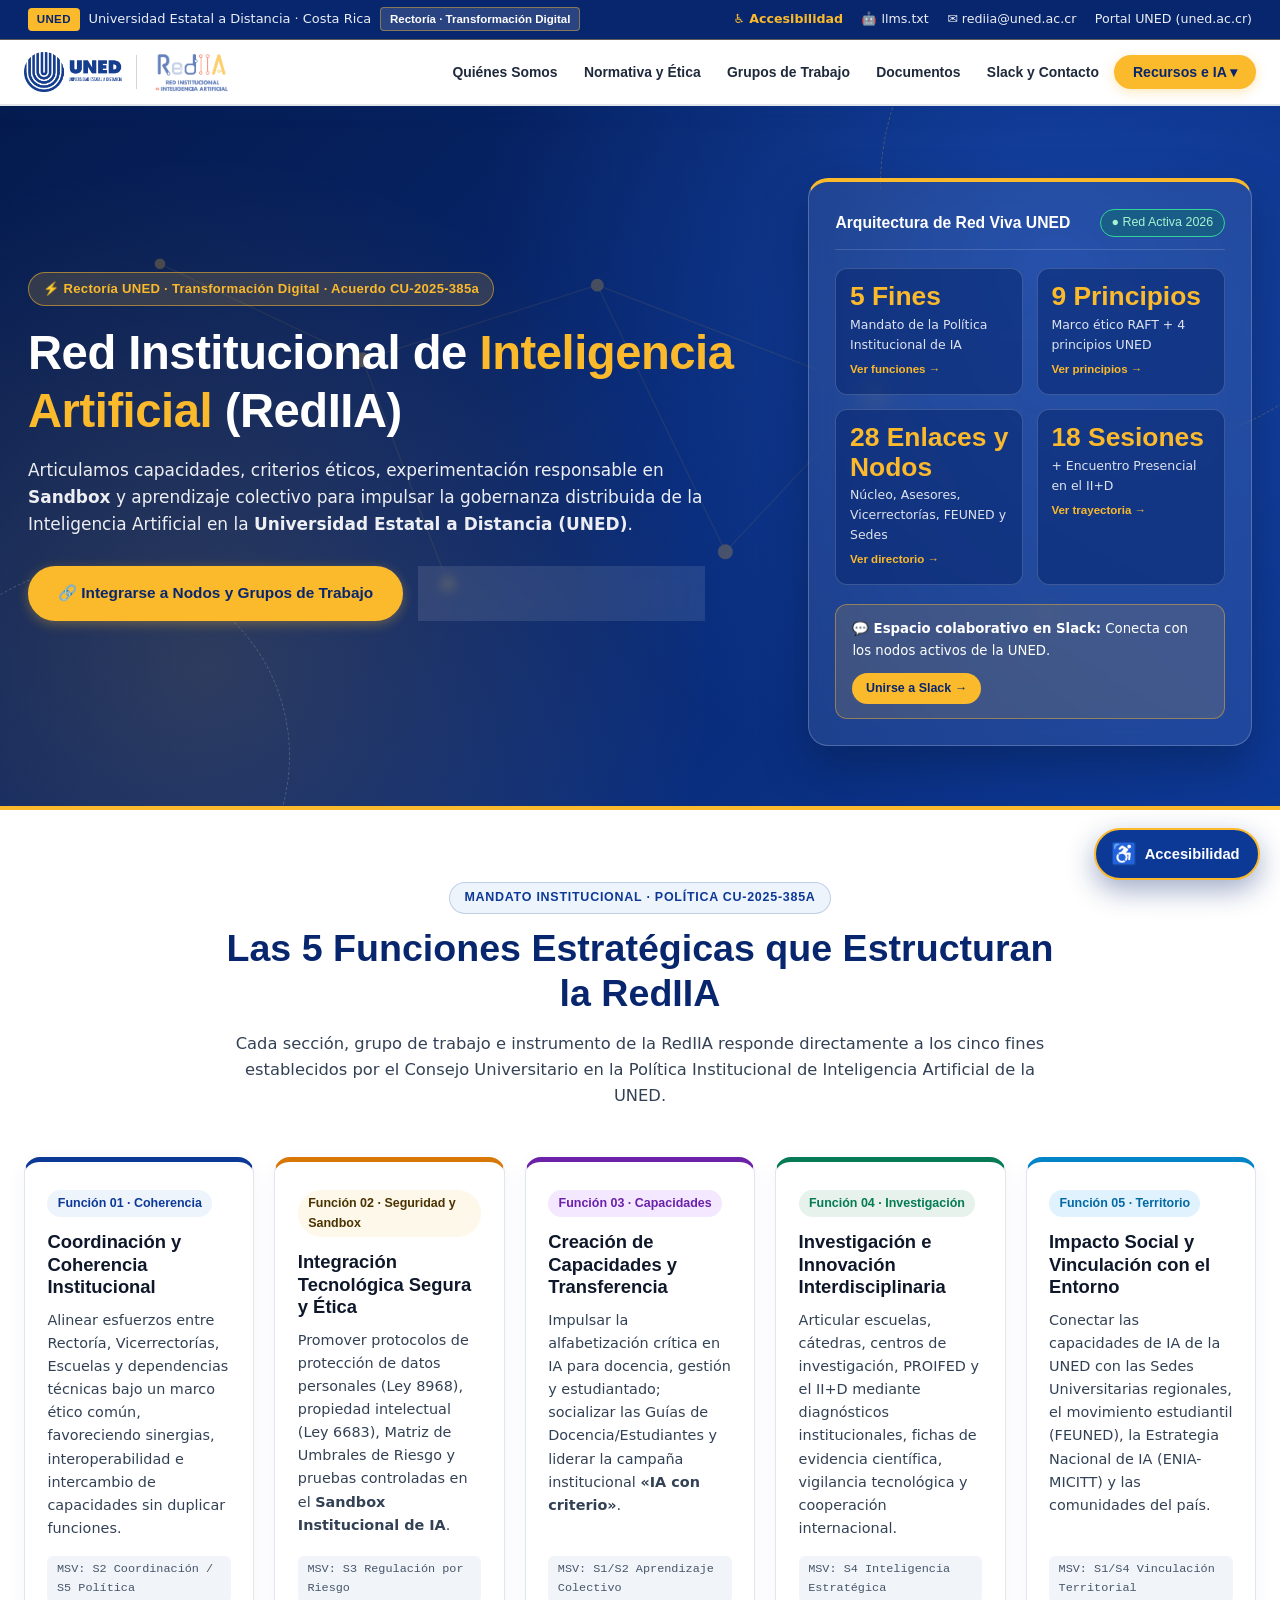
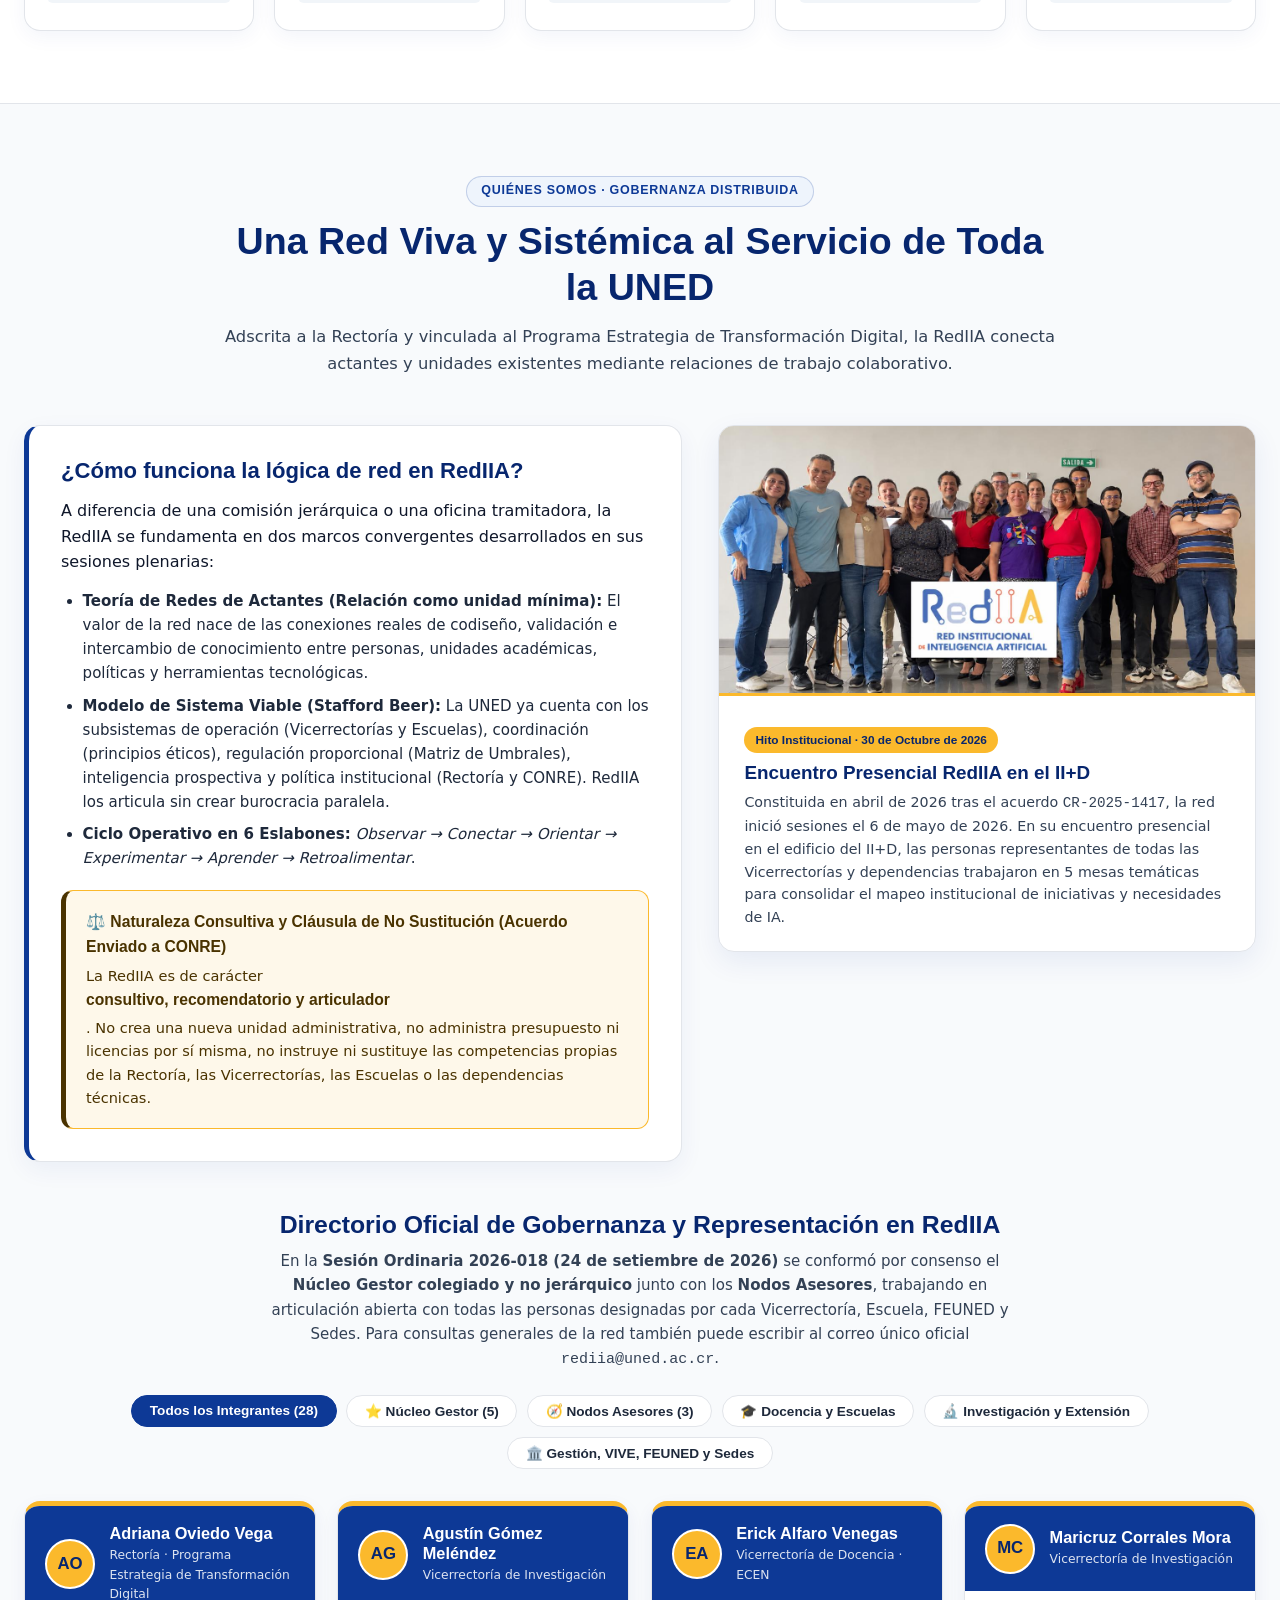
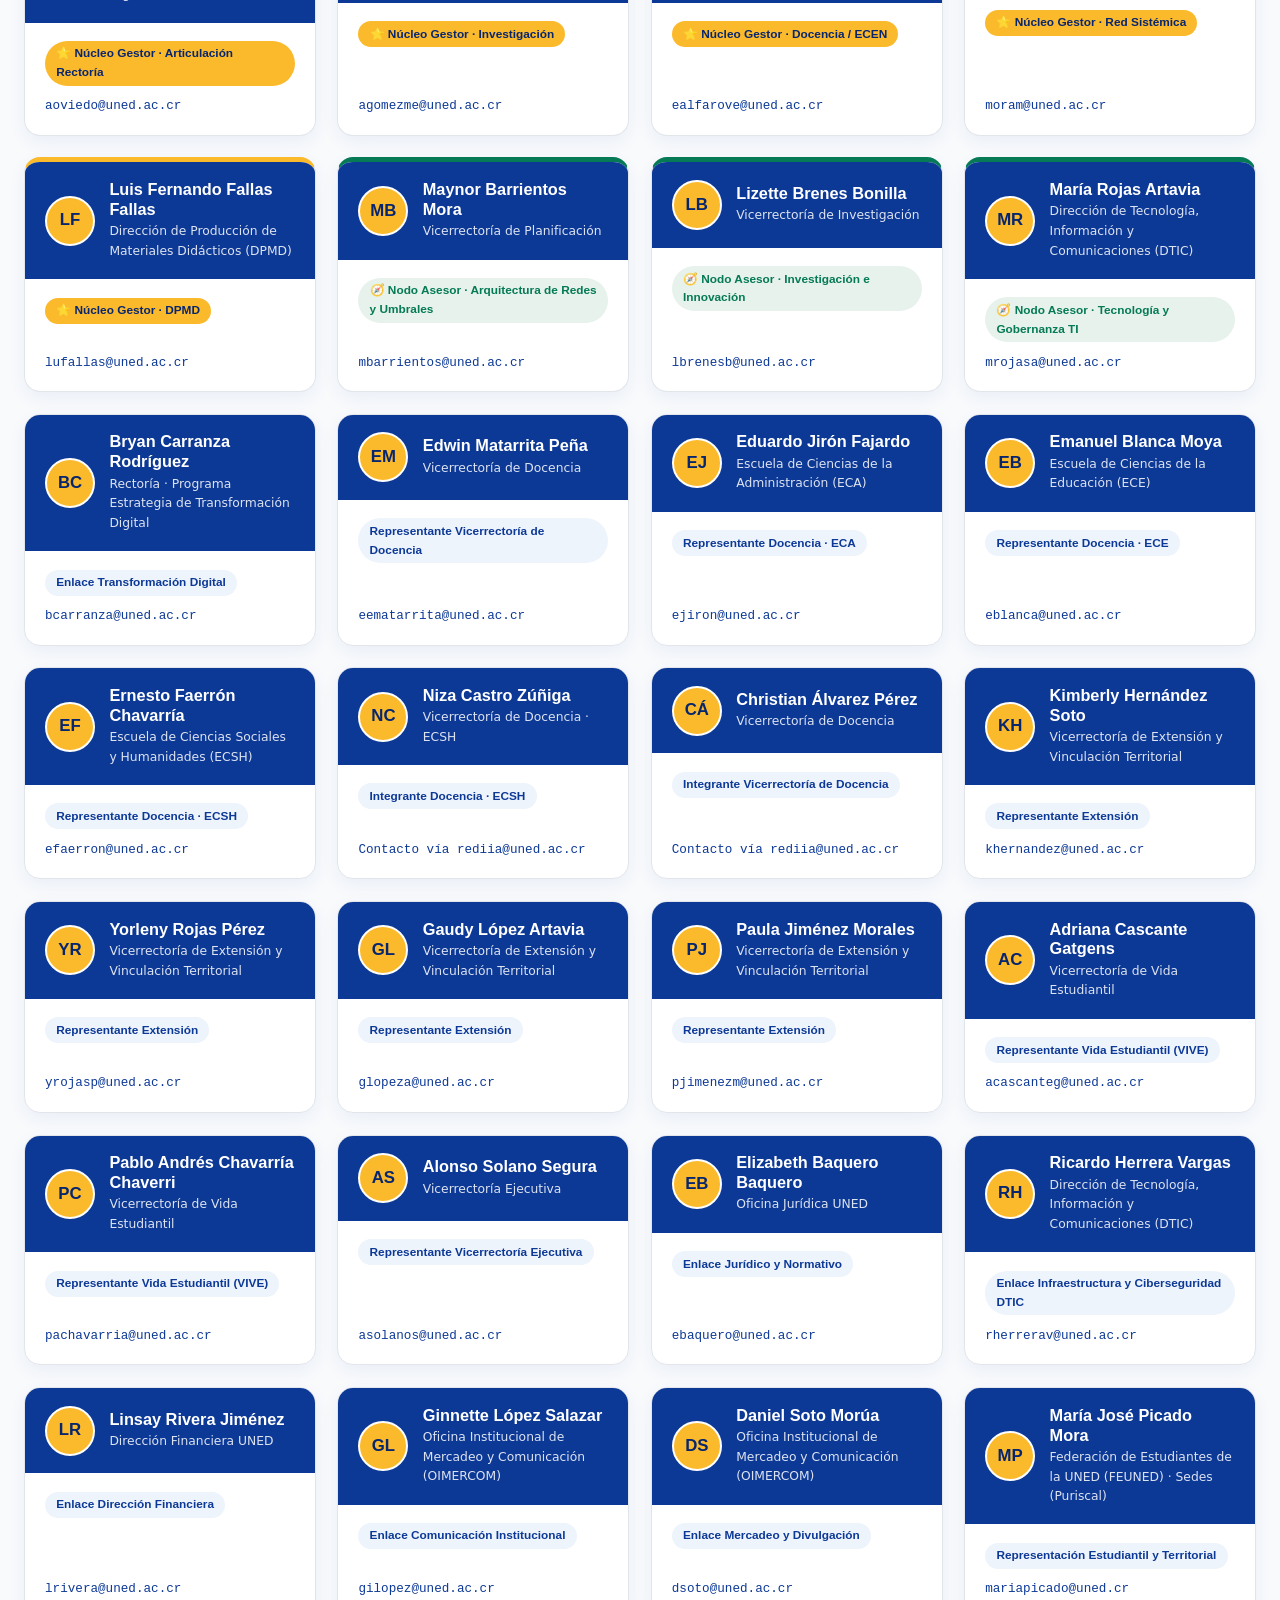
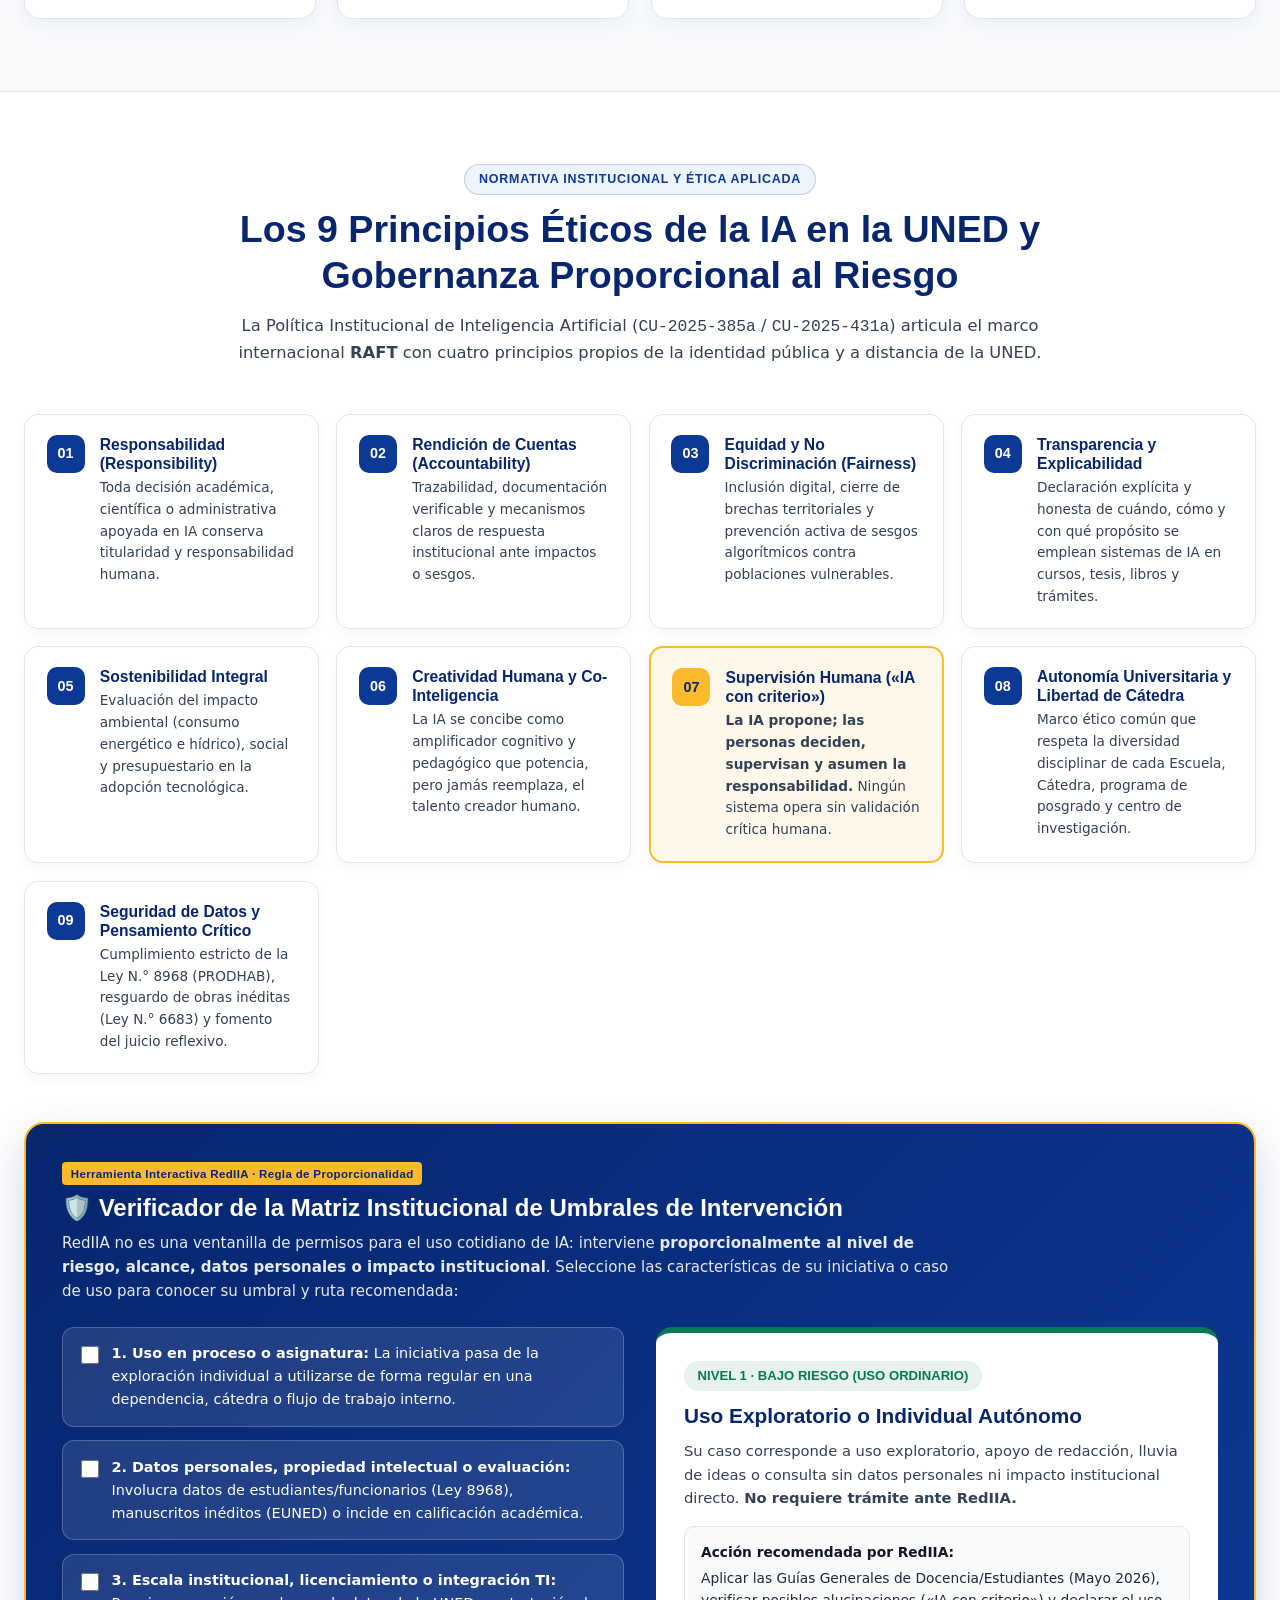
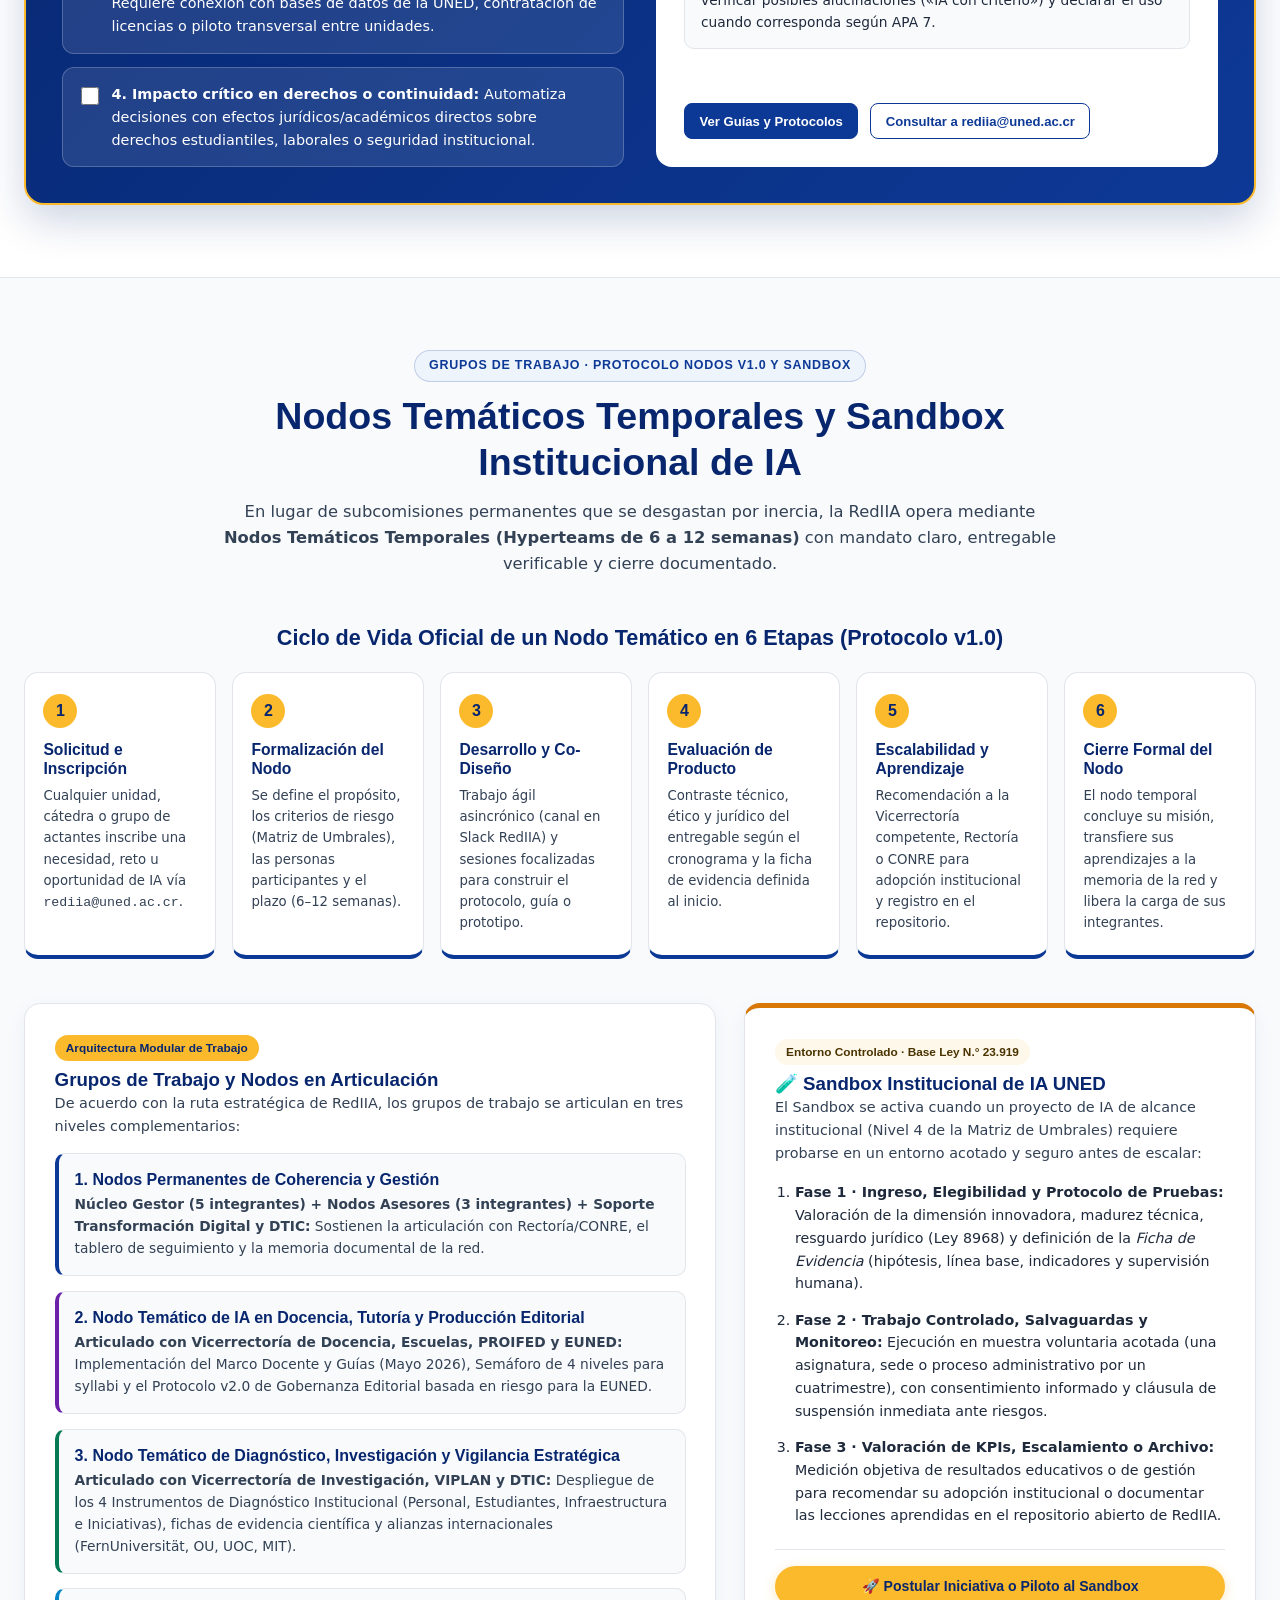
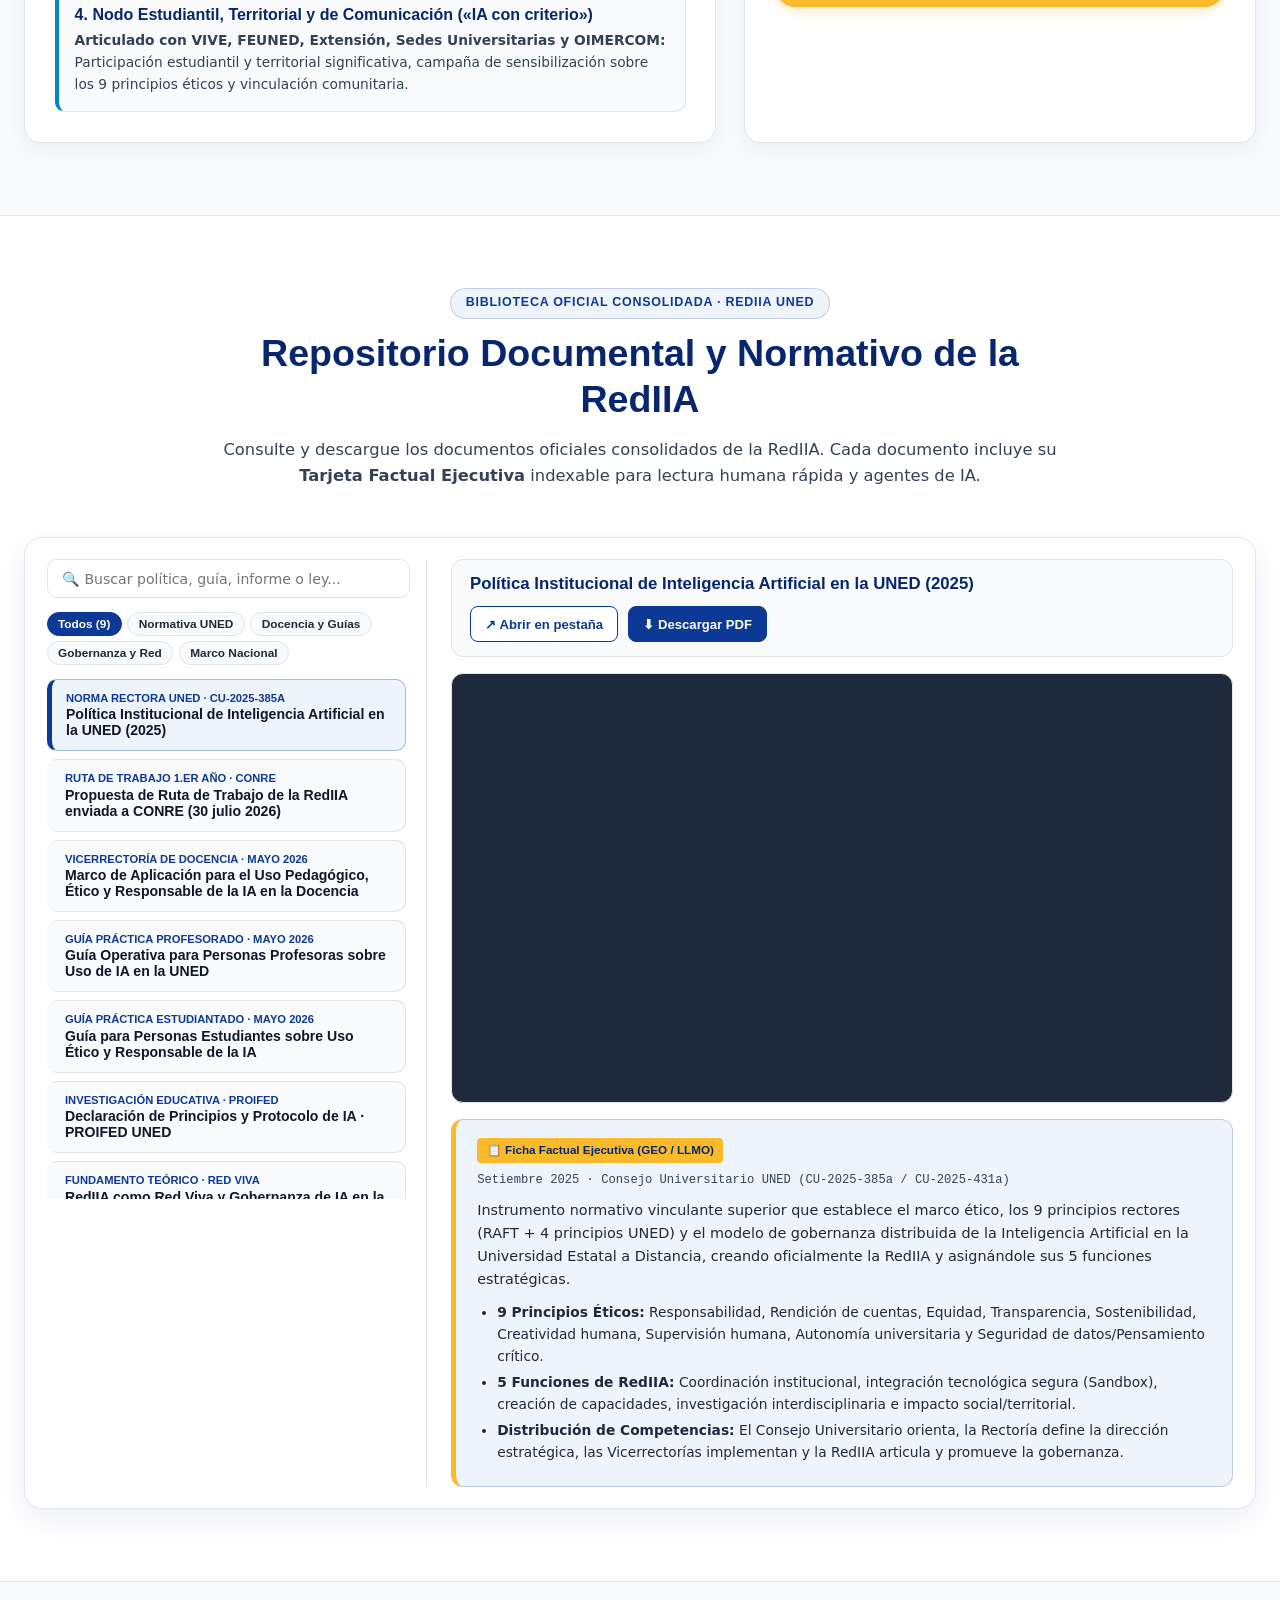
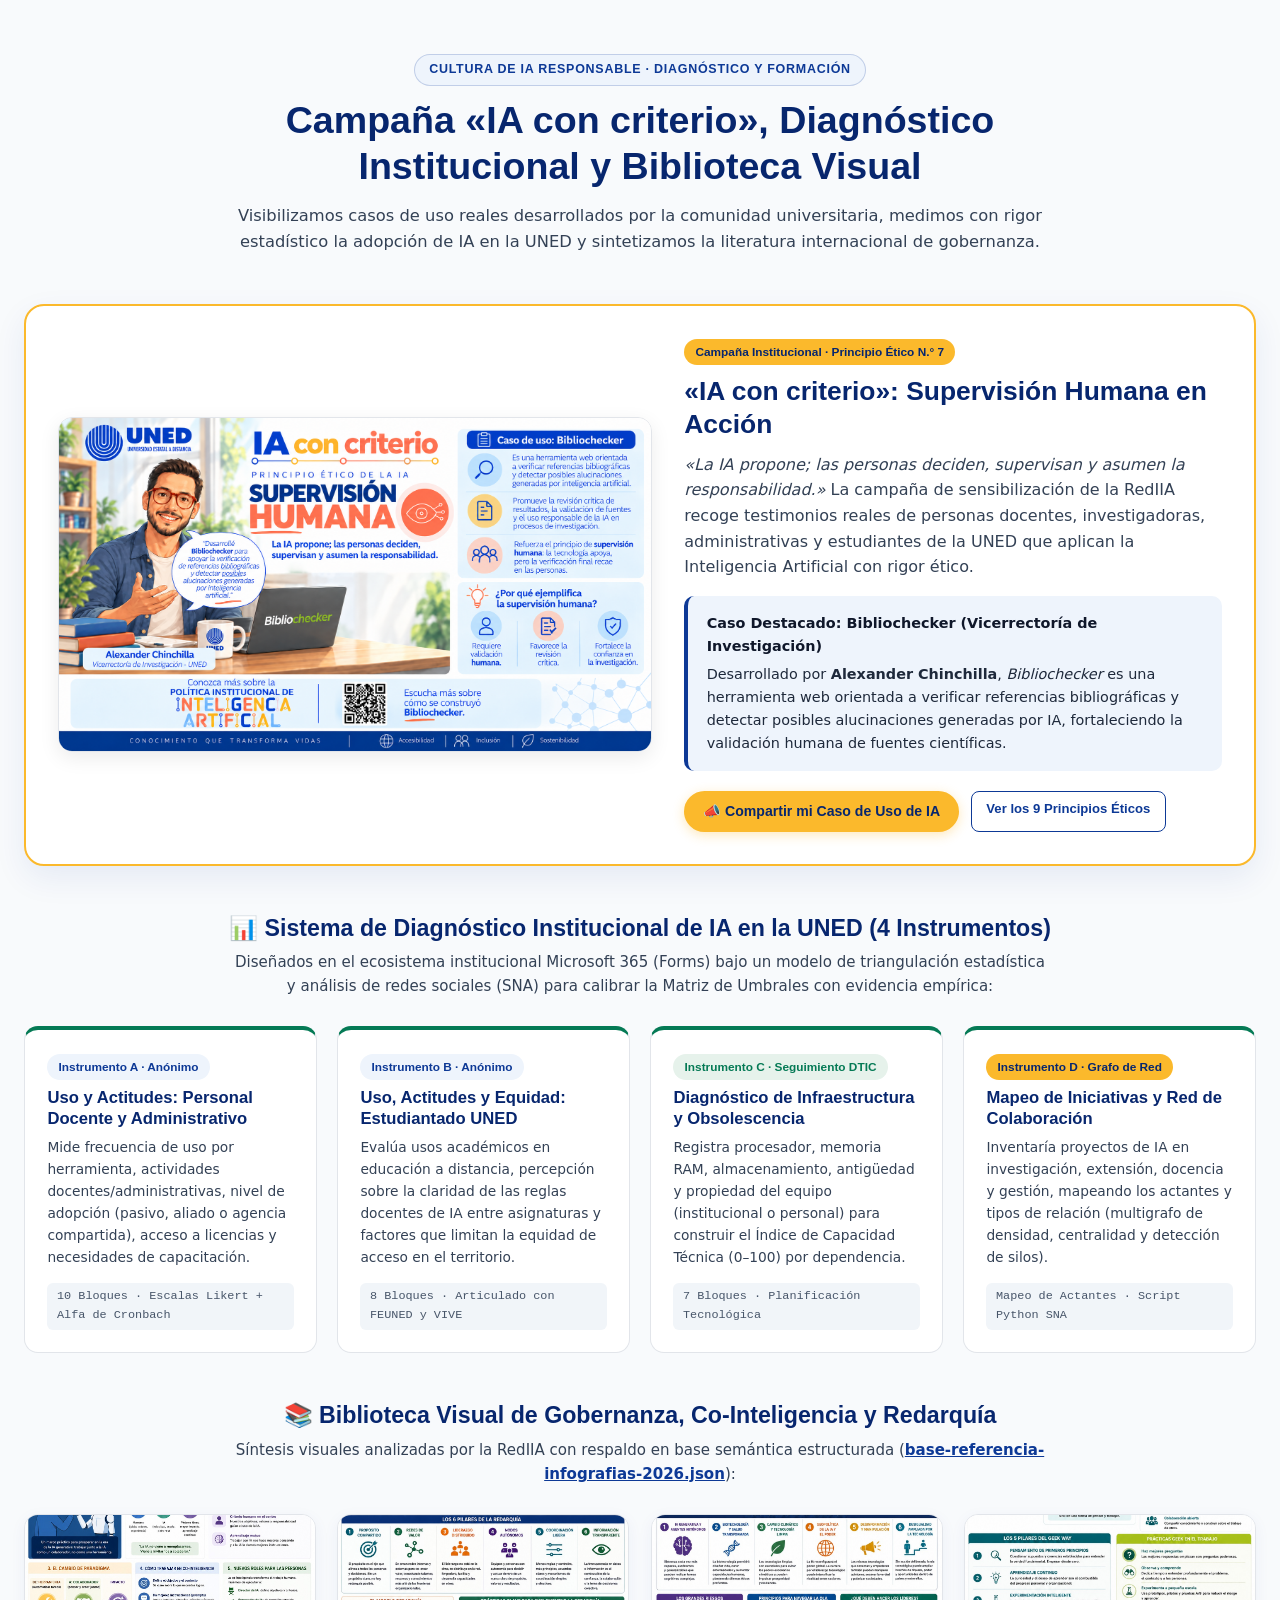
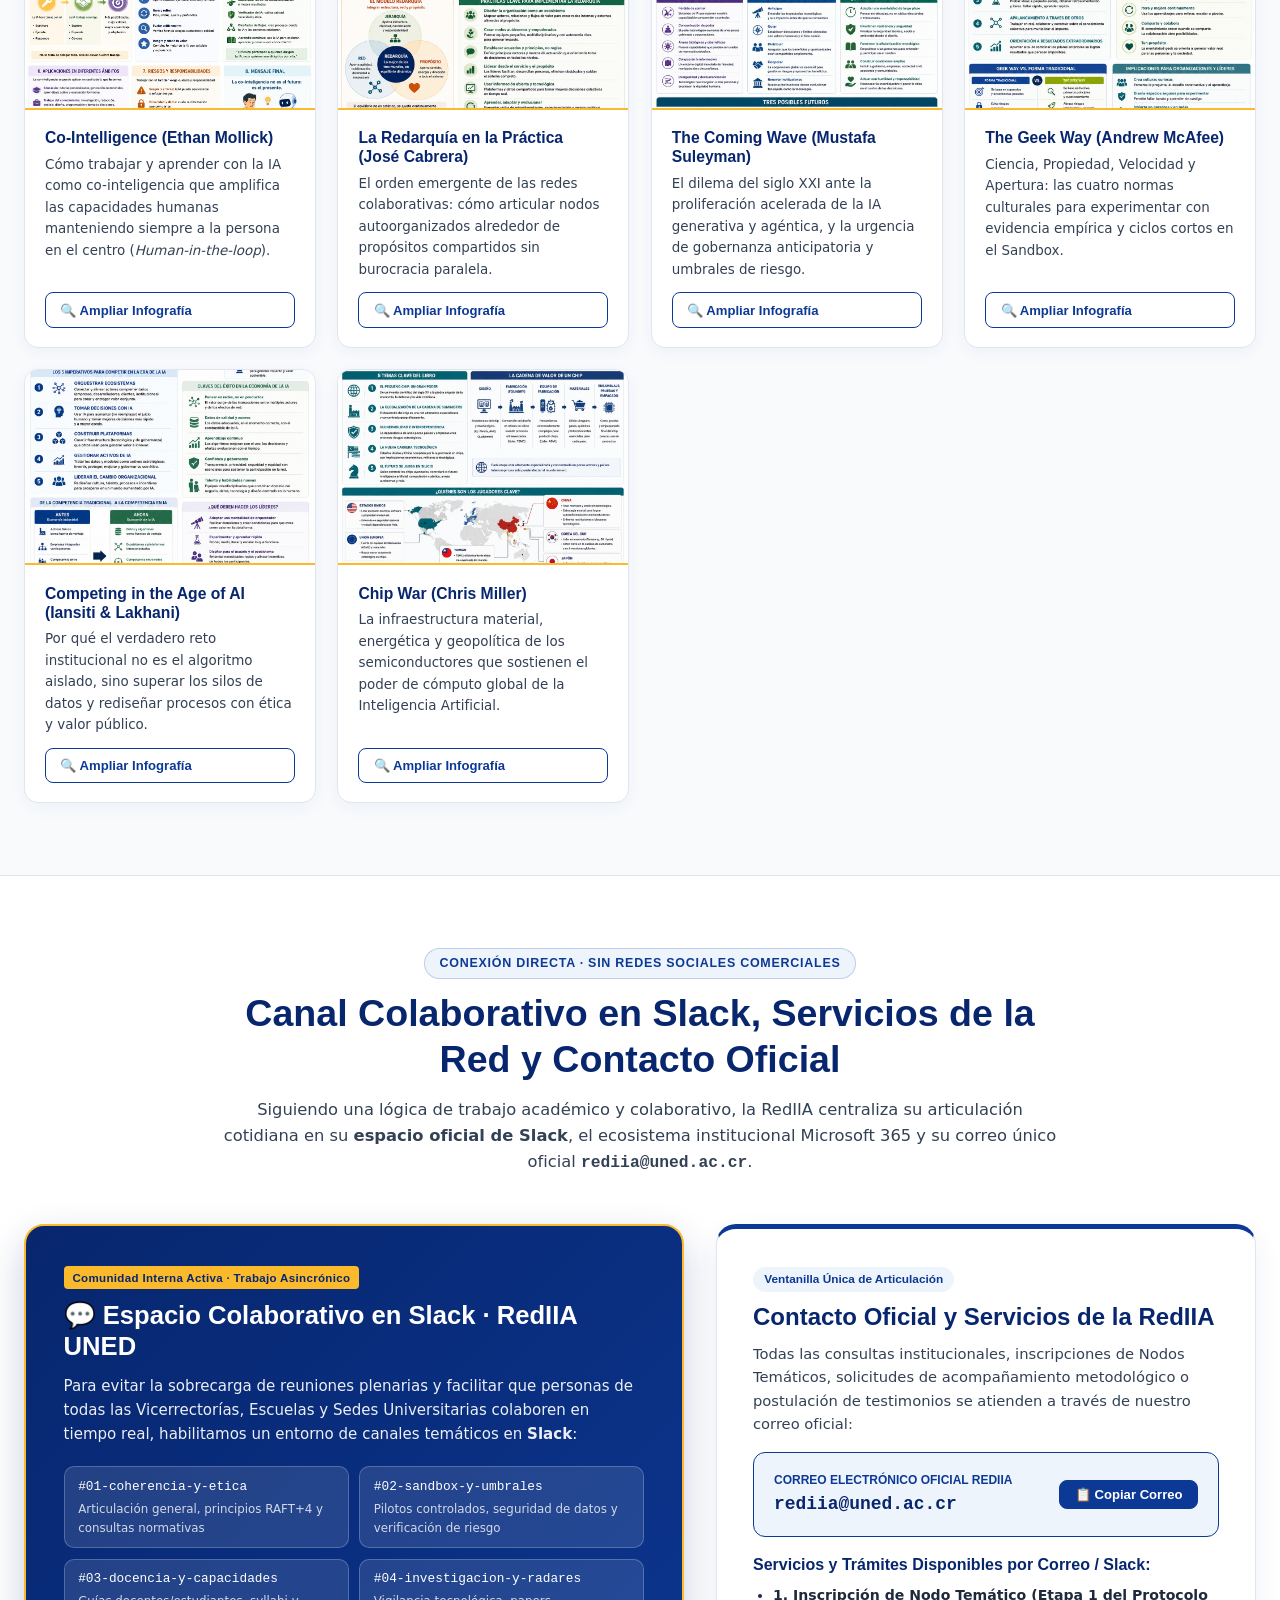
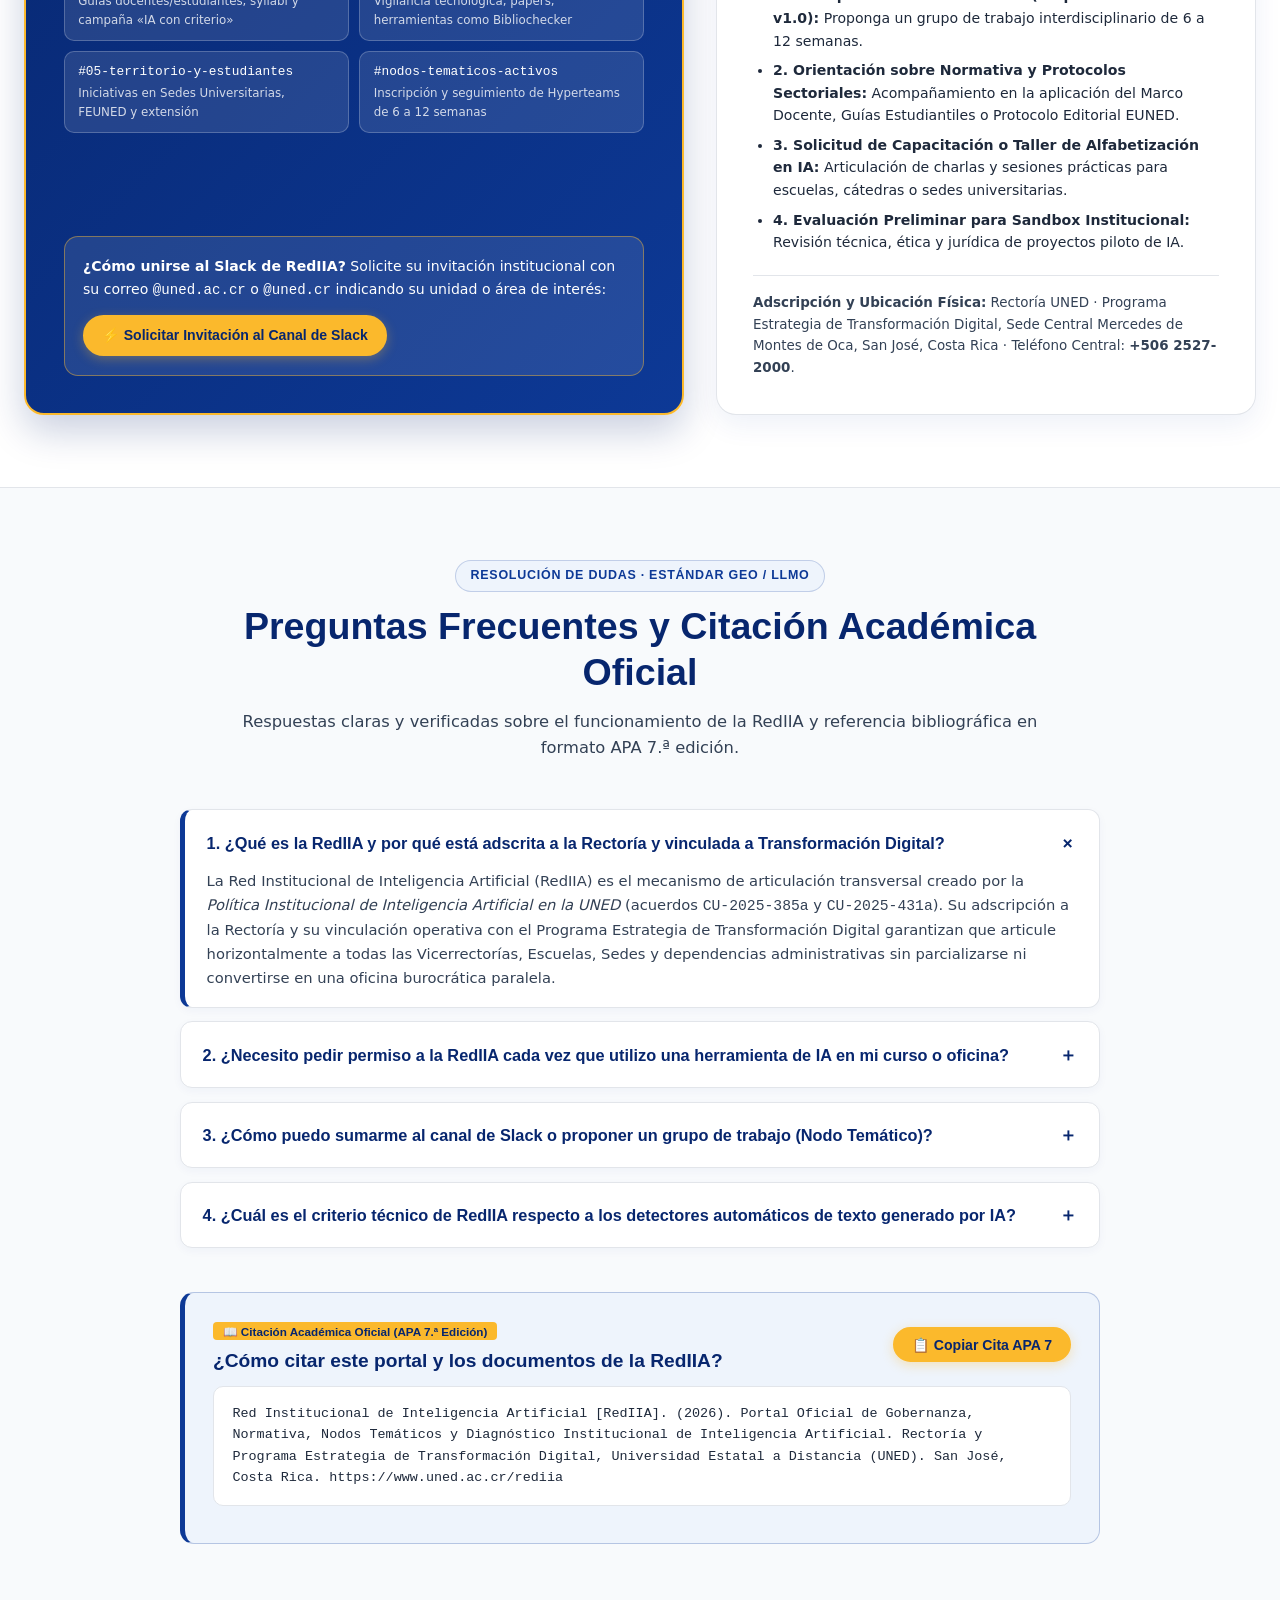
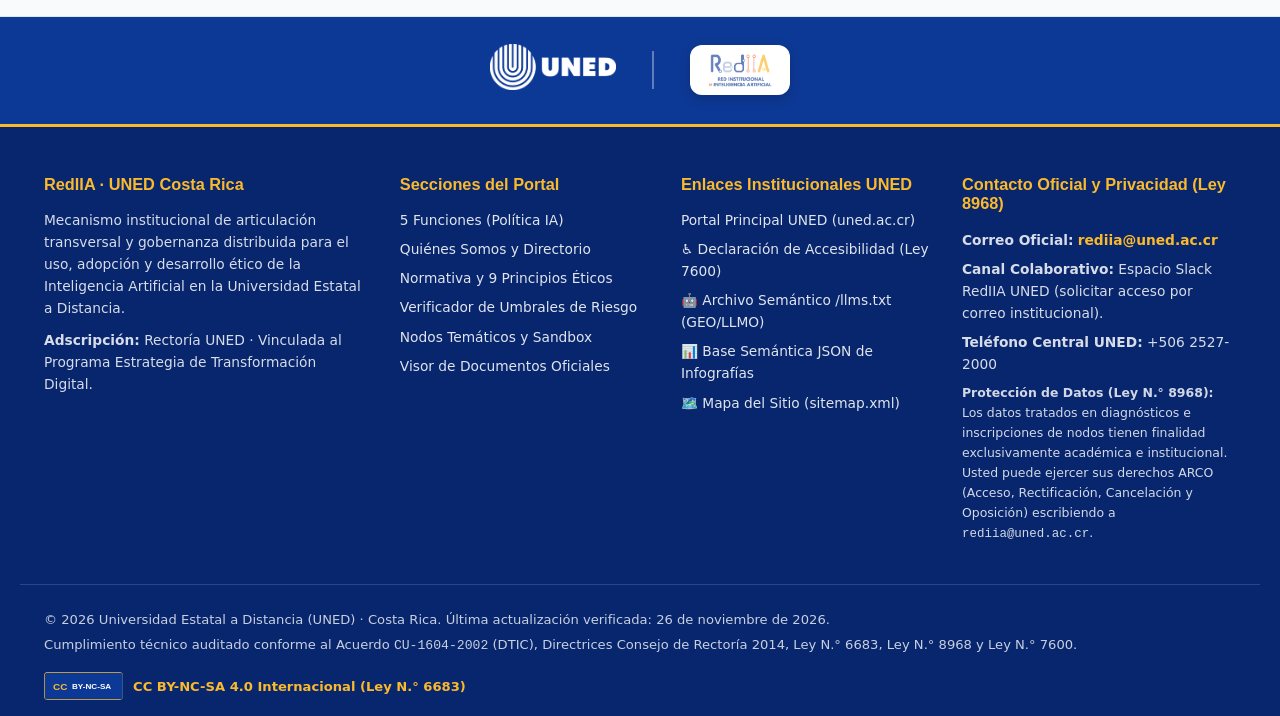
<file: index.html>
<!DOCTYPE html>
<html lang="es-CR">
<head>
    <meta charset="UTF-8">
    <meta name="viewport" content="width=device-width, initial-scale=1.0">
    <title>RedIIA · Red Institucional de Inteligencia Artificial | Rectoría y Transformación Digital · UNED Costa Rica</title>
    <meta name="description" content="Portal oficial de la Red Institucional de Inteligencia Artificial (RedIIA) de la Universidad Estatal a Distancia (UNED) de Costa Rica. Gobernanza distribuida, normativa ética, nodos temáticos, Sandbox institucional de IA, documentos y canal colaborativo en Slack.">
    <meta name="author" content="RedIIA · Rectoría y Programa Estrategia de Transformación Digital · UNED Costa Rica">
    <meta name="theme-color" content="#0D3996">
    <meta name="referrer" content="strict-origin-when-cross-origin">
    <meta http-equiv="Content-Security-Policy" content="default-src 'self'; script-src 'self'; style-src 'self' 'unsafe-inline' https://fonts.googleapis.com; font-src 'self' https://fonts.gstatic.com data:; img-src 'self' data:; frame-src 'self'; object-src 'self'; base-uri 'self'; form-action 'self';">
    <meta name="robots" content="index, follow, max-snippet:-1, max-image-preview:large, max-video-preview:-1">

    <!-- Normalización de Autoridad, Licencia (Ley 6683) y Contexto IA (GEO / LLMO) -->
    <link rel="canonical" href="https://www.uned.ac.cr/rediia/">
    <link rel="alternate" type="text/plain" href="llms.txt" title="Contexto Estructurado para Agentes de Inteligencia Artificial (llms.txt)">
    <link rel="license" href="https://creativecommons.org/licenses/by-nc-sa/4.0/deed.es">

    <!-- Open Graph -->
    <meta property="og:locale" content="es_CR">
    <meta property="og:type" content="website">
    <meta property="og:title" content="RedIIA · Red Institucional de Inteligencia Artificial | UNED Costa Rica">
    <meta property="og:description" content="Mecanismo de articulación transversal y gobernanza distribuida de la Inteligencia Artificial en la UNED, adscrito a la Rectoría y vinculado a Transformación Digital.">
    <meta property="og:image" content="assets/img/logo-rediia.png">

    <!-- Schema.org JSON-LD (Protocolo GEO / LLMO) -->
    <script type="application/ld+json">
    {
      "@context": "https://schema.org",
      "@graph": [
        {
          "@type": "EducationalOrganization",
          "@id": "https://www.uned.ac.cr/rediia/#organization",
          "name": "Red Institucional de Inteligencia Artificial (RedIIA) - UNED Costa Rica",
          "alternateName": "RedIIA UNED",
          "url": "https://www.uned.ac.cr/rediia/",
          "logo": "https://www.uned.ac.cr/rediia/assets/img/logo-rediia.png",
          "email": "rediia@uned.ac.cr",
          "telephone": "+506-2527-2000",
          "description": "Red institucional de carácter consultivo, recomendatorio y articulador para la gobernanza distribuida del uso, adopción y desarrollo de la Inteligencia Artificial en la Universidad Estatal a Distancia (UNED), creada mediante acuerdos CU-2025-385a y CU-2025-431a.",
          "parentOrganization": {
            "@type": "CollegeOrUniversity",
            "name": "Universidad Estatal a Distancia (UNED Costa Rica)",
            "url": "https://www.uned.ac.cr"
          },
          "knowsAbout": [
            "Gobernanza de Inteligencia Artificial en Educación Superior",
            "Política Institucional de Inteligencia Artificial UNED",
            "Nodos Temáticos y Redarquía",
            "Sandbox Institucional de Inteligencia Artificial",
            "Matriz de Umbrales de Riesgo en IA",
            "Ética de la IA y Supervisión Humana"
          ]
        },
        {
          "@type": "SoftwareApplication",
          "name": "Verificador Interactivo de Matriz de Umbrales de Riesgo RedIIA",
          "applicationCategory": "EducationalApplication",
          "operatingSystem": "Web",
          "description": "Herramienta interactiva de autoevaluación de riesgo en 5 niveles para clasificar iniciativas de Inteligencia Artificial en la UNED y determinar la ruta de acompañamiento de RedIIA.",
          "creator": {
            "@id": "https://www.uned.ac.cr/rediia/#organization"
          }
        },
        {
          "@type": "FAQPage",
          "mainEntity": [
            {
              "@type": "Question",
              "name": "¿Qué es la RedIIA y cuál es su naturaleza dentro de la UNED?",
              "acceptedAnswer": {
                "@type": "Answer",
                "text": "La Red Institucional de Inteligencia Artificial (RedIIA) es el mecanismo de articulación transversal creado por la Política Institucional de Inteligencia Artificial de la UNED (acuerdos CU-2025-385a y CU-2025-431a). Está adscrita a la Rectoría y vinculada al Programa Estrategia de Transformación Digital. Es de carácter consultivo, recomendatorio y articulador: no crea una nueva unidad administrativa ni sustituye competencias de Vicerrectorías o dependencias."
              }
            },
            {
              "@type": "Question",
              "name": "¿Cómo puedo unirme al canal de Slack de RedIIA o proponer un grupo de trabajo (Nodo Temático)?",
              "acceptedAnswer": {
                "@type": "Answer",
                "text": "Cualquier persona funcionaria, docente, investigadora o estudiante de la UNED puede solicitar acceso al canal colaborativo oficial de Slack de RedIIA o inscribir una iniciativa para un Nodo Temático Temporal escribiendo al correo oficial rediia@uned.ac.cr."
              }
            },
            {
              "@type": "Question",
              "name": "¿Cuáles son las cinco funciones oficiales que la Política de IA asigna a la RedIIA?",
              "acceptedAnswer": {
                "@type": "Answer",
                "text": "Las cinco funciones son: 1) Coordinación y coherencia institucional, 2) Integración tecnológica segura y ética (incluyendo el Sandbox Institucional), 3) Creación de capacidades y transferencia de conocimiento, 4) Investigación e innovación interdisciplinaria, y 5) Impacto social y vinculación con el entorno."
              }
            }
          ]
        }
      ]
    }
    </script>

    <!-- Tipografías Oficiales Manual de Marca UNED (Kanit + Open Sans + JetBrains Mono) -->
    <link rel="preconnect" href="https://fonts.googleapis.com">
    <link rel="preconnect" href="https://fonts.gstatic.com" crossorigin>
    <link href="https://fonts.googleapis.com/css2?family=JetBrains+Mono:wght@400;500;600&family=Kanit:ital,wght@0,400;0,500;0,600;0,700;0,800;1,400&family=Montserrat:wght@600;700&family=Open+Sans:wght@400;500;600;700&display=swap" rel="stylesheet">

    <style>
        * { margin: 0; padding: 0; box-sizing: border-box; }

        :root {
            /* ===== PALETA OFICIAL MANUAL DE MARCA UNED / DTIC 2025-2026 ===== */
            --color-primary: #0D3996;
            --color-primary-light: #1D55C4;
            --color-primary-dark: #07266E;
            --color-primary-soft: #EEF4FC;
            --color-primary-rgb: 13, 57, 150;
            --color-primary-dark-rgb: 7, 38, 110;

            --color-accent: #FBB92C;
            --color-accent-hover: #E5A31E;
            --color-accent-soft: #FEF8EA;
            --color-accent-dark: #4A3300;
            --color-accent-rgb: 251, 185, 44;

            /* Acento Coral / Nodo RedIIA (derivado del isotipo oficial LogoREDIIA.png) */
            --color-rediia-coral: #E06D53;

            --color-neutral-gray: #D5D4D4;
            --color-neutral-border: #E2E5EA;
            --color-white: #FFFFFF;

            /* ===== LOS 5 EJES / FUNCIONES DE LA POLÍTICA DE IA UNED (WCAG AA/AAA) ===== */
            --color-observatorio: #0D3996;     /* 1. Coordinación y Coherencia Institucional */
            --color-herramientas: #D97706;     /* 2. Integración Tecnológica Segura y Ética / Sandbox */
            --color-formacion: #6B21A8;        /* 3. Creación de Capacidades y Transferencia */
            --color-investigacion: #057A55;    /* 4. Investigación e Innovación Interdisciplinaria */
            --color-ecosistema: #0284C7;       /* 5. Impacto Social y Vinculación Territorial */

            /* Escala de Grises */
            --color-gray-50: #F8FAFC;
            --color-gray-100: #F1F5F9;
            --color-gray-200: #E2E8F0;
            --color-gray-300: #CBD5E1;
            --color-gray-600: #475569;
            --color-gray-700: #334155;
            --color-gray-800: #1E293B;
            --color-gray-900: #0F172A;

            /* Tipografía Oficial */
            --font-heading: 'Kanit', 'Montserrat', -apple-system, BlinkMacSystemFont, sans-serif;
            --font-body: 'Open Sans', system-ui, -apple-system, BlinkMacSystemFont, sans-serif;
            --font-mono: 'JetBrains Mono', monospace;
        }

        html { scroll-behavior: smooth; }
        body {
            font-family: var(--font-body);
            color: var(--color-gray-900);
            line-height: 1.6;
            background-color: var(--color-white);
            -webkit-font-smoothing: antialiased;
            overflow-x: hidden;
        }
        h1, h2, h3, h4, h5, h6 {
            font-family: var(--font-heading);
            font-weight: 700;
            line-height: 1.22;
            color: var(--color-primary-dark);
        }

        /* Skip Link Accesible (WCAG 2.4.1) */
        .skip-link {
            position: absolute;
            top: -54px;
            left: 0;
            background: var(--color-primary);
            color: #ffffff;
            padding: 12px 20px;
            z-index: 10000;
            transition: top 0.2s;
            text-decoration: none;
            font-weight: 700;
            border-bottom-right-radius: 8px;
        }
        .skip-link:focus { top: 0; }

        /* Foco Visual de Alto Contraste (WCAG 2.4.7) */
        :focus-visible {
            outline: 3px solid var(--color-accent) !important;
            outline-offset: 3px !important;
            box-shadow: 0 0 0 5px rgba(13, 57, 150, 0.78) !important;
        }

        .a11y-sr-only {
            position: absolute;
            width: 1px; height: 1px;
            padding: 0; margin: -1px;
            overflow: hidden;
            clip: rect(0, 0, 0, 0);
            white-space: nowrap;
            border: 0;
        }

        /* ===== HEADER INSTITUCIONAL DOBLE NIVEL (RECTORÍA · TRANSFORMACIÓN DIGITAL) ===== */
        .header {
            background: #ffffff;
            box-shadow: 0 4px 22px rgba(13, 57, 150, 0.09);
            position: sticky;
            top: 0;
            z-index: 1000;
            border-bottom: 2px solid var(--color-neutral-border);
        }
        .header-top-bar {
            background: var(--color-primary-dark);
            padding: 0.45rem 1.75rem;
            font-size: 0.81rem;
            color: rgba(255, 255, 255, 0.92);
            border-bottom: 1.5px solid rgba(251, 185, 44, 0.35);
        }
        .header-top-bar-content {
            max-width: 1280px;
            margin: 0 auto;
            display: flex;
            justify-content: space-between;
            align-items: center;
            flex-wrap: wrap;
            gap: 0.5rem;
        }
        .top-bar-left {
            display: flex;
            align-items: center;
            gap: 0.55rem;
            flex-wrap: wrap;
        }
        .top-bar-badge {
            background: var(--color-accent);
            color: var(--color-primary-dark);
            font-family: var(--font-heading);
            font-weight: 800;
            font-size: 0.72rem;
            padding: 0.14rem 0.55rem;
            border-radius: 4px;
            letter-spacing: 0.03em;
        }
        .top-bar-badge-td {
            background: rgba(255, 255, 255, 0.14);
            color: #ffffff;
            border: 1px solid rgba(251, 185, 44, 0.45);
            font-family: var(--font-heading);
            font-weight: 600;
            font-size: 0.72rem;
            padding: 0.12rem 0.55rem;
            border-radius: 4px;
        }
        .header-top-bar-links {
            display: flex;
            align-items: center;
            gap: 1.15rem;
            flex-wrap: wrap;
        }
        .header-top-bar-links a {
            color: rgba(255, 255, 255, 0.92);
            text-decoration: none;
            font-size: 0.79rem;
            transition: color 0.18s;
        }
        .header-top-bar-links a:hover {
            color: var(--color-accent);
            text-decoration: underline;
        }

        .header-content {
            max-width: 1280px;
            margin: 0 auto;
            padding: 0.65rem 1.5rem;
            display: flex;
            justify-content: space-between;
            align-items: center;
            gap: 1rem;
            flex-wrap: wrap;
        }
        .logo-link {
            display: inline-flex;
            align-items: center;
            gap: 0.85rem;
            text-decoration: none;
        }
        .logo-uned { height: 40px; width: auto; object-fit: contain; }
        .logo-unit { height: 44px; width: auto; object-fit: contain; }
        .logo-separator { width: 1.5px; height: 34px; background: var(--color-neutral-gray); }

        .header-nav {
            display: flex;
            align-items: center;
            gap: 0.25rem;
            flex-wrap: wrap;
        }
        .header-nav > a {
            color: var(--color-gray-800);
            text-decoration: none;
            padding: 0.45rem 0.7rem;
            border-radius: 8px;
            font-size: 0.87rem;
            font-family: var(--font-heading);
            font-weight: 600;
            transition: all 0.18s;
        }
        .header-nav > a:hover {
            background: var(--color-primary-soft);
            color: var(--color-primary);
        }

        /* Botón Píldora Dorada (Manual de Marca Pág. 10) */
        .btn-pill-gold, .nav-dropdown-toggle {
            background: var(--color-accent);
            color: var(--color-primary-dark);
            font-family: var(--font-heading);
            font-weight: 700;
            padding: 0.46rem 1.05rem;
            border-radius: 50px;
            border: 2px solid var(--color-accent);
            text-decoration: none;
            display: inline-flex;
            align-items: center;
            gap: 0.4rem;
            font-size: 0.88rem;
            cursor: pointer;
            box-shadow: 0 3px 12px rgba(251, 185, 44, 0.32);
            transition: all 0.22s ease;
        }
        .btn-pill-gold:hover, .nav-dropdown-toggle:hover {
            background: var(--color-accent-hover);
            border-color: var(--color-accent-hover);
            transform: translateY(-2px);
            box-shadow: 0 6px 18px rgba(251, 185, 44, 0.46);
        }
        .btn-pill-outline {
            background: rgba(255, 255, 255, 0.1);
            color: #ffffff;
            font-family: var(--font-heading);
            font-weight: 600;
            padding: 0.75rem 1.5rem;
            border-radius: 50px;
            border: 2px solid rgba(255, 255, 255, 0.65);
            text-decoration: none;
            display: inline-flex;
            align-items: center;
            gap: 0.45rem;
            transition: all 0.22s ease;
            backdrop-filter: blur(6px);
        }
        .btn-pill-outline:hover {
            background: #ffffff;
            color: var(--color-primary-dark);
            border-color: #ffffff;
            transform: translateY(-2px);
        }

        /* Menú Desplegable "Recursos" Accesible (WAI-ARIA) */
        .nav-dropdown {
            position: relative;
            display: inline-block;
        }
        .nav-dropdown::after {
            content: '';
            position: absolute;
            left: 0; right: 0;
            bottom: -14px;
            height: 14px;
        }
        .nav-dropdown-menu {
            position: absolute;
            right: 0;
            top: calc(100% + 10px);
            background: #ffffff;
            min-width: 280px;
            border-radius: 14px;
            box-shadow: 0 14px 36px rgba(7, 38, 110, 0.18);
            border: 1px solid var(--color-neutral-border);
            border-top: 4px solid var(--color-accent);
            padding: 0.55rem;
            display: none;
            z-index: 1100;
        }
        .nav-dropdown.open .nav-dropdown-menu,
        .nav-dropdown:hover .nav-dropdown-menu,
        .nav-dropdown:focus-within .nav-dropdown-menu {
            display: block;
        }
        .nav-dropdown-menu a {
            display: flex;
            align-items: center;
            gap: 0.65rem;
            padding: 0.6rem 0.85rem;
            color: var(--color-gray-800);
            text-decoration: none;
            border-radius: 9px;
            font-size: 0.86rem;
            font-family: var(--font-heading);
            font-weight: 600;
            transition: background 0.15s;
        }
        .nav-dropdown-menu a:hover {
            background: var(--color-primary-soft);
            color: var(--color-primary);
        }
        .nav-dropdown-menu .menu-divider {
            height: 1px;
            background: var(--color-neutral-border);
            margin: 0.35rem 0;
        }

        /* ===== HERO INSTITUCIONAL CON RED NEURONAL / NODOS VIVOS ===== */
        .hero {
            background: radial-gradient(circle at 82% 22%, rgba(29, 85, 196, 0.58) 0%, transparent 48%),
                        radial-gradient(circle at 16% 80%, rgba(251, 185, 44, 0.16) 0%, transparent 42%),
                        linear-gradient(135deg, #051B4E 0%, var(--color-primary-dark) 48%, var(--color-primary) 100%);
            color: #ffffff;
            padding: 4.5rem 1.75rem 3.75rem;
            position: relative;
            overflow: hidden;
            border-bottom: 4px solid var(--color-accent);
        }
        .hero-network-svg {
            position: absolute;
            inset: 0;
            width: 100%;
            height: 100%;
            pointer-events: none;
            opacity: 0.25;
        }
        .orbit-ring {
            position: absolute;
            border-radius: 50%;
            border: 1px dashed rgba(251, 185, 44, 0.28);
            pointer-events: none;
        }
        .orbit-ring-1 { width: 520px; height: 520px; top: -180px; right: -120px; animation: pulseOrbit 18s infinite linear; }
        .orbit-ring-2 { width: 380px; height: 380px; bottom: -140px; left: -90px; border-color: rgba(255,255,255,0.18); }
        @keyframes pulseOrbit {
            0% { transform: rotate(0deg); }
            100% { transform: rotate(360deg); }
        }

        .hero-inner {
            max-width: 1240px;
            margin: 0 auto;
            position: relative;
            z-index: 2;
            display: grid;
            grid-template-columns: 1.25fr 0.75fr;
            gap: 2.5rem;
            align-items: center;
        }
        .hero-eyebrow {
            display: inline-flex;
            align-items: center;
            gap: 0.5rem;
            background: rgba(251, 185, 44, 0.16);
            border: 1px solid rgba(251, 185, 44, 0.55);
            color: var(--color-accent);
            font-family: var(--font-heading);
            font-weight: 700;
            font-size: 0.82rem;
            padding: 0.35rem 0.9rem;
            border-radius: 50px;
            margin-bottom: 1.15rem;
            letter-spacing: 0.02em;
        }
        .hero h1 {
            color: #ffffff;
            font-size: clamp(2rem, 3.8vw, 2.95rem);
            margin-bottom: 1.1rem;
            letter-spacing: -0.01em;
        }
        .hero h1 span {
            color: var(--color-accent);
        }
        .hero-lead {
            color: rgba(255, 255, 255, 0.92);
            font-size: 1.06rem;
            margin-bottom: 1.75rem;
            max-width: 680px;
        }
        .hero-cta-group {
            display: flex;
            flex-wrap: wrap;
            gap: 0.9rem;
            align-items: center;
            margin-bottom: 2rem;
        }
        .hero-cta-group .btn-pill-gold {
            padding: 0.8rem 1.75rem;
            font-size: 0.96rem;
        }

        /* Tarjeta Derecha del Hero: Estado de la Red en Vivo */
        .hero-network-card {
            background: rgba(255, 255, 255, 0.08);
            border: 1px solid rgba(255, 255, 255, 0.22);
            border-top: 4px solid var(--color-accent);
            border-radius: 20px;
            padding: 1.65rem;
            backdrop-filter: blur(12px);
            box-shadow: 0 20px 45px rgba(3, 16, 46, 0.35);
        }
        .hero-card-header {
            display: flex;
            justify-content: space-between;
            align-items: center;
            margin-bottom: 1.1rem;
            padding-bottom: 0.75rem;
            border-bottom: 1px solid rgba(255, 255, 255, 0.15);
        }
        .status-dot {
            display: inline-flex;
            align-items: center;
            gap: 0.4rem;
            font-size: 0.78rem;
            font-family: var(--font-heading);
            background: rgba(5, 122, 85, 0.35);
            border: 1px solid #34d399;
            color: #a7f3d0;
            padding: 0.2rem 0.65rem;
            border-radius: 50px;
        }
        .hero-kpi-grid {
            display: grid;
            grid-template-columns: repeat(2, 1fr);
            gap: 0.85rem;
            margin-bottom: 1.15rem;
        }
        section[id], #directorio-rediia, #encuentro-sesiones, #verificador-umbrales, #diagnostico, #infografias {
            scroll-margin-top: 108px;
        }
        .hero-kpi-box {
            display: block;
            text-decoration: none;
            color: inherit;
            background: rgba(7, 38, 110, 0.55);
            border: 1px solid rgba(255, 255, 255, 0.18);
            border-radius: 12px;
            padding: 0.85rem;
            transition: transform 0.2s ease, border-color 0.2s ease, background-color 0.2s ease, box-shadow 0.2s ease;
            cursor: pointer;
        }
        .hero-kpi-box:hover {
            background: rgba(7, 38, 110, 0.82);
            border-color: var(--color-accent);
            transform: translateY(-2px);
            box-shadow: 0 8px 20px rgba(3, 16, 46, 0.35);
        }
        .hero-kpi-link-cue {
            display: inline-block;
            margin-top: 0.35rem;
            font-size: 0.72rem;
            font-family: var(--font-heading);
            font-weight: 600;
            color: var(--color-accent);
        }
        .hero-kpi-num {
            font-family: var(--font-heading);
            font-size: 1.65rem;
            font-weight: 800;
            color: var(--color-accent);
            line-height: 1.1;
        }
        .hero-kpi-label {
            font-size: 0.78rem;
            color: rgba(255, 255, 255, 0.86);
            margin-top: 0.2rem;
        }
        .hero-slack-mini {
            background: rgba(251, 185, 44, 0.14);
            border: 1px solid rgba(251, 185, 44, 0.45);
            border-radius: 12px;
            padding: 0.85rem 1rem;
            display: flex;
            justify-content: space-between;
            align-items: center;
            gap: 0.75rem;
            flex-wrap: wrap;
        }
        .hero-slack-mini span {
            font-size: 0.83rem;
            color: #ffffff;
        }
        .hero-slack-mini a {
            background: var(--color-accent);
            color: var(--color-primary-dark);
            font-family: var(--font-heading);
            font-weight: 700;
            font-size: 0.78rem;
            padding: 0.35rem 0.85rem;
            border-radius: 50px;
            text-decoration: none;
            white-space: nowrap;
        }

        /* ===== ESTRUCTURA GENERAL DE SECCIONES ===== */
        .section {
            padding: 4.5rem 1.5rem;
        }
        .section-alt {
            background-color: var(--color-gray-50);
            border-top: 1px solid var(--color-neutral-border);
            border-bottom: 1px solid var(--color-neutral-border);
        }
        .container {
            max-width: 1240px;
            margin: 0 auto;
        }
        .section-header {
            text-align: center;
            max-width: 840px;
            margin: 0 auto 3rem;
        }
        .section-badge {
            display: inline-block;
            background: var(--color-primary-soft);
            color: var(--color-primary);
            font-family: var(--font-heading);
            font-weight: 700;
            font-size: 0.78rem;
            text-transform: uppercase;
            letter-spacing: 0.06em;
            padding: 0.3rem 0.9rem;
            border-radius: 50px;
            border: 1px solid rgba(13, 57, 150, 0.2);
            margin-bottom: 0.75rem;
        }
        .section-header h2 {
            font-size: clamp(1.7rem, 3vw, 2.35rem);
            margin-bottom: 0.85rem;
            color: var(--color-primary-dark);
        }
        .section-header p {
            color: var(--color-gray-700);
            font-size: 1.02rem;
        }

        /* ===== SECCIÓN 1: LOS 5 FINES / FUNCIONES DE REDIIA (MODELO DE 5 PILARES) ===== */
        .pilares-grid {
            display: grid;
            grid-template-columns: repeat(auto-fit, minmax(225px, 1fr));
            gap: 1.25rem;
        }
        .pilar-card {
            background: #ffffff;
            border-radius: 16px;
            padding: 1.65rem 1.4rem;
            border: 1px solid var(--color-neutral-border);
            border-top: 5px solid var(--color-primary);
            box-shadow: 0 6px 20px rgba(13, 57, 150, 0.05);
            transition: transform 0.22s ease, box-shadow 0.22s ease;
            display: flex;
            flex-direction: column;
            justify-content: space-between;
        }
        .pilar-card:hover {
            transform: translateY(-4px);
            box-shadow: 0 14px 30px rgba(13, 57, 150, 0.12);
        }
        .pilar-1 { border-top-color: var(--color-observatorio); }
        .pilar-2 { border-top-color: var(--color-herramientas); }
        .pilar-3 { border-top-color: var(--color-formacion); }
        .pilar-4 { border-top-color: var(--color-investigacion); }
        .pilar-5 { border-top-color: var(--color-ecosistema); }

        .pilar-num {
            display: inline-flex;
            align-items: center;
            justify-content: center;
            font-family: var(--font-heading);
            font-weight: 800;
            font-size: 0.78rem;
            padding: 0.22rem 0.65rem;
            border-radius: 50px;
            margin-bottom: 0.9rem;
            width: fit-content;
        }
        .pilar-1 .pilar-num { background: #EEF4FC; color: #0D3996; }
        .pilar-2 .pilar-num { background: #FEF8EA; color: #4A3300; }
        .pilar-3 .pilar-num { background: #F3E8FF; color: #6B21A8; }
        .pilar-4 .pilar-num { background: #E6F2EB; color: #057A55; }
        .pilar-5 .pilar-num { background: #E0F2FE; color: #0369A1; }

        .pilar-card h3 {
            font-size: 1.15rem;
            margin-bottom: 0.65rem;
            color: var(--color-gray-900);
        }
        .pilar-card p {
            font-size: 0.9rem;
            color: var(--color-gray-700);
            margin-bottom: 1rem;
        }
        .pilar-msv-tag {
            font-family: var(--font-mono);
            font-size: 0.74rem;
            color: var(--color-gray-600);
            background: var(--color-gray-100);
            padding: 0.3rem 0.6rem;
            border-radius: 6px;
            display: inline-block;
        }

        /* ===== SECCIÓN 2: QUIÉNES SOMOS Y LÓGICA DE RED VIVA ===== */
        .quienes-layout {
            display: grid;
            grid-template-columns: 1.1fr 0.9fr;
            gap: 2.25rem;
            align-items: start;
            margin-bottom: 3rem;
        }
        .quienes-box {
            background: #ffffff;
            border: 1px solid var(--color-neutral-border);
            border-left: 5px solid var(--color-primary);
            border-radius: 16px;
            padding: 2rem;
            box-shadow: 0 8px 24px rgba(13, 57, 150, 0.06);
        }
        .quienes-box h3 {
            font-size: 1.38rem;
            margin-bottom: 0.85rem;
        }
        .clausula-alert {
            background: var(--color-accent-soft);
            border: 1px solid var(--color-accent);
            border-left: 5px solid var(--color-accent-dark);
            border-radius: 12px;
            padding: 1.15rem 1.25rem;
            margin-top: 1.25rem;
            color: var(--color-accent-dark);
            font-size: 0.91rem;
        }
        .clausula-alert strong {
            font-family: var(--font-heading);
            display: block;
            margin-bottom: 0.25rem;
            font-size: 0.98rem;
        }
        .encuentro-card {
            background: #ffffff;
            border: 1px solid var(--color-neutral-border);
            border-radius: 16px;
            overflow: hidden;
            box-shadow: 0 10px 28px rgba(13, 57, 150, 0.08);
        }
        .encuentro-card img {
            width: 100%;
            height: 270px;
            object-fit: cover;
            border-bottom: 3px solid var(--color-accent);
        }
        .encuentro-card-body {
            padding: 1.4rem 1.6rem;
        }
        .encuentro-card-body h3 {
            font-size: 1.18rem;
            margin-bottom: 0.45rem;
        }
        .encuentro-card-body p {
            font-size: 0.89rem;
            color: var(--color-gray-700);
        }

        /* Tarjetas de Equipo / Gobernanza Estilo CIODD + Marca UNED */
        .team-filter-bar {
            display: flex;
            justify-content: center;
            flex-wrap: wrap;
            gap: 0.6rem;
            margin-bottom: 2rem;
        }
        .filter-pill {
            background: #ffffff;
            color: var(--color-gray-800);
            border: 1.5px solid var(--color-neutral-border);
            font-family: var(--font-heading);
            font-weight: 600;
            font-size: 0.85rem;
            padding: 0.45rem 1.1rem;
            border-radius: 50px;
            cursor: pointer;
            transition: all 0.18s;
        }
        .filter-pill:hover, .filter-pill.active {
            background: var(--color-primary);
            color: #ffffff;
            border-color: var(--color-primary);
        }
        .team-grid {
            display: grid;
            grid-template-columns: repeat(auto-fill, minmax(265px, 1fr));
            gap: 1.35rem;
        }
        .team-card {
            background: #ffffff;
            border-radius: 16px;
            border: 1px solid var(--color-neutral-border);
            overflow: hidden;
            box-shadow: 0 6px 18px rgba(13, 57, 150, 0.06);
            transition: transform 0.2s;
            display: flex;
            flex-direction: column;
        }
        .team-card:hover { transform: translateY(-3px); }
        .team-card.nucleo-gestor {
            border-top: 5px solid var(--color-accent);
        }
        .team-card.nodo-asesor {
            border-top: 5px solid var(--color-investigacion);
        }
        .team-card-header {
            background: var(--color-primary);
            color: #ffffff;
            padding: 1.1rem 1.25rem;
            display: flex;
            align-items: center;
            gap: 0.9rem;
        }
        .team-avatar {
            width: 50px;
            height: 50px;
            border-radius: 50%;
            background: var(--color-accent);
            color: var(--color-primary-dark);
            font-family: var(--font-heading);
            font-weight: 800;
            font-size: 1.05rem;
            display: flex;
            align-items: center;
            justify-content: center;
            border: 2.5px solid #ffffff;
            flex-shrink: 0;
        }
        .team-card-header h4 {
            color: #ffffff;
            font-size: 1.02rem;
            margin-bottom: 0.15rem;
        }
        .team-card-header span {
            font-size: 0.77rem;
            color: rgba(255, 255, 255, 0.86);
            display: block;
        }
        .team-card-body {
            padding: 1.15rem 1.25rem;
            display: flex;
            flex-direction: column;
            justify-content: space-between;
            flex: 1;
            gap: 0.65rem;
        }
        .rol-badge {
            display: inline-block;
            font-family: var(--font-heading);
            font-weight: 700;
            font-size: 0.74rem;
            padding: 0.22rem 0.7rem;
            border-radius: 50px;
            width: fit-content;
        }
        .rol-nucleo { background: var(--color-accent); color: var(--color-primary-dark); }
        .rol-asesor { background: #E6F2EB; color: #057A55; }
        .rol-enlace { background: var(--color-primary-soft); color: var(--color-primary); }
        .team-email {
            font-family: var(--font-mono);
            font-size: 0.79rem;
            color: var(--color-primary);
            text-decoration: none;
            word-break: break-all;
        }
        .team-email:hover { text-decoration: underline; }

        /* ===== SECCIÓN 3: NORMATIVA, 9 PRINCIPIOS ÉTICOS Y VERIFICADOR DE UMBRALES ===== */
        .principios-grid {
            display: grid;
            grid-template-columns: repeat(auto-fit, minmax(270px, 1fr));
            gap: 1.1rem;
            margin-bottom: 3rem;
        }
        .principio-card {
            background: #ffffff;
            border: 1px solid var(--color-neutral-border);
            border-radius: 14px;
            padding: 1.25rem 1.35rem;
            display: flex;
            gap: 0.95rem;
            align-items: flex-start;
            box-shadow: 0 4px 12px rgba(13, 57, 150, 0.04);
        }
        .principio-card.destacado-p7 {
            border: 2px solid var(--color-accent);
            background: var(--color-accent-soft);
        }
        .principio-icon {
            width: 38px;
            height: 38px;
            border-radius: 10px;
            background: var(--color-primary);
            color: #ffffff;
            font-family: var(--font-heading);
            font-weight: 800;
            font-size: 0.9rem;
            display: flex;
            align-items: center;
            justify-content: center;
            flex-shrink: 0;
        }
        .principio-card.destacado-p7 .principio-icon {
            background: var(--color-accent);
            color: var(--color-primary-dark);
        }
        .principio-card h3,
        .principio-card h4 {
            font-size: 0.98rem;
            margin-bottom: 0.25rem;
            color: var(--color-primary-dark);
        }
        .principio-card p {
            font-size: 0.85rem;
            color: var(--color-gray-700);
        }

        /* Verificador Interactivo de Matriz de Umbrales */
        .umbrales-tool {
            background: linear-gradient(135deg, #07266E 0%, #0D3996 100%);
            color: #ffffff;
            border-radius: 20px;
            padding: 2.25rem;
            border: 2px solid var(--color-accent);
            box-shadow: 0 16px 40px rgba(7, 38, 110, 0.2);
        }
        .umbrales-tool h3 {
            color: #ffffff;
            font-size: 1.5rem;
            margin-bottom: 0.5rem;
        }
        .umbrales-grid {
            display: grid;
            grid-template-columns: 1fr 1fr;
            gap: 2rem;
            margin-top: 1.5rem;
            align-items: stretch;
        }
        .umbrales-questions {
            display: flex;
            flex-direction: column;
            gap: 0.85rem;
        }
        .umbral-check-label {
            background: rgba(255, 255, 255, 0.1);
            border: 1px solid rgba(255, 255, 255, 0.22);
            border-radius: 12px;
            padding: 0.9rem 1.1rem;
            display: flex;
            align-items: flex-start;
            gap: 0.8rem;
            cursor: pointer;
            transition: background 0.18s;
            font-size: 0.9rem;
        }
        .umbral-check-label:hover {
            background: rgba(255, 255, 255, 0.17);
        }
        .umbral-check-label input {
            margin-top: 0.25rem;
            width: 18px;
            height: 18px;
            accent-color: var(--color-accent);
            flex-shrink: 0;
        }
        .umbrales-result-box {
            background: #ffffff;
            color: var(--color-gray-900);
            border-radius: 16px;
            padding: 1.75rem;
            display: flex;
            flex-direction: column;
            justify-content: space-between;
            border-top: 6px solid var(--color-investigacion);
        }
        .umbral-level-badge {
            display: inline-block;
            font-family: var(--font-heading);
            font-weight: 800;
            font-size: 0.82rem;
            padding: 0.3rem 0.85rem;
            border-radius: 50px;
            margin-bottom: 0.75rem;
            width: fit-content;
            background: #E6F2EB;
            color: #057A55;
        }
        .umbrales-result-box h4 {
            font-size: 1.3rem;
            margin-bottom: 0.65rem;
        }

        /* ===== SECCIÓN 4: GRUPOS DE TRABAJO (NODOS TEMÁTICOS, PROTOCOLO 6 ETAPAS Y SANDBOX) ===== */
        .lifecycle-steps {
            display: grid;
            grid-template-columns: repeat(auto-fit, minmax(185px, 1fr));
            gap: 1rem;
            margin-bottom: 2.75rem;
        }
        .step-card {
            background: #ffffff;
            border: 1px solid var(--color-neutral-border);
            border-radius: 14px;
            padding: 1.35rem 1.15rem;
            position: relative;
            border-bottom: 4px solid var(--color-primary);
        }
        .step-number {
            width: 34px;
            height: 34px;
            border-radius: 50%;
            background: var(--color-accent);
            color: var(--color-primary-dark);
            font-family: var(--font-heading);
            font-weight: 800;
            display: flex;
            align-items: center;
            justify-content: center;
            margin-bottom: 0.75rem;
        }
        .step-card h4 {
            font-size: 0.98rem;
            margin-bottom: 0.4rem;
        }
        .step-card p {
            font-size: 0.83rem;
            color: var(--color-gray-700);
        }

        .nodos-sandbox-grid {
            display: grid;
            grid-template-columns: 1.15fr 0.85fr;
            gap: 1.75rem;
        }
        .nodo-panel {
            background: #ffffff;
            border: 1px solid var(--color-neutral-border);
            border-radius: 16px;
            padding: 1.85rem;
            box-shadow: 0 6px 20px rgba(13, 57, 150, 0.05);
        }
        .nodo-item {
            padding: 1rem;
            border: 1px solid var(--color-neutral-border);
            border-left: 4px solid var(--color-primary);
            border-radius: 10px;
            margin-top: 0.9rem;
            background: var(--color-gray-50);
        }
        .nodo-item h4 {
            font-size: 1rem;
            margin-bottom: 0.25rem;
        }
        .nodo-item p {
            font-size: 0.86rem;
            color: var(--color-gray-700);
        }

        /* ===== SECCIÓN 5: VISOR DUAL DE DOCUMENTOS PDF + TARJETA FACTUAL EJECUTIVA ===== */
        .visor-dual-wrapper {
            display: grid;
            grid-template-columns: 380px 1fr;
            gap: 1.5rem;
            background: #ffffff;
            border: 1px solid var(--color-neutral-border);
            border-radius: 18px;
            padding: 1.35rem;
            box-shadow: 0 10px 30px rgba(13, 57, 150, 0.08);
        }
        .visor-sidebar {
            display: flex;
            flex-direction: column;
            gap: 0.85rem;
            border-right: 1px solid var(--color-neutral-border);
            padding-right: 1rem;
        }
        .visor-search {
            width: 100%;
            padding: 0.65rem 0.9rem;
            border: 1.5px solid var(--color-neutral-border);
            border-radius: 10px;
            font-family: var(--font-body);
            font-size: 0.88rem;
        }
        .visor-cat-pills {
            display: flex;
            flex-wrap: wrap;
            gap: 0.35rem;
        }
        .visor-cat-btn {
            font-size: 0.74rem;
            font-family: var(--font-heading);
            font-weight: 600;
            padding: 0.25rem 0.65rem;
            border-radius: 50px;
            border: 1px solid var(--color-neutral-border);
            background: var(--color-gray-50);
            color: var(--color-gray-800);
            cursor: pointer;
        }
        .visor-cat-btn.active {
            background: var(--color-primary);
            color: #ffffff;
            border-color: var(--color-primary);
        }
        .visor-doc-list {
            display: flex;
            flex-direction: column;
            gap: 0.5rem;
            max-height: 520px;
            overflow-y: auto;
            padding-right: 0.25rem;
        }
        .visor-doc-item {
            text-align: left;
            background: var(--color-gray-50);
            border: 1px solid var(--color-neutral-border);
            border-left: 4px solid transparent;
            border-radius: 10px;
            padding: 0.75rem 0.9rem;
            cursor: pointer;
            transition: all 0.16s;
        }
        .visor-doc-item:hover {
            background: var(--color-primary-soft);
        }
        .visor-doc-item.active {
            background: var(--color-primary-soft);
            border-color: rgba(13, 57, 150, 0.3);
            border-left: 5px solid var(--color-primary);
        }
        .visor-doc-item .doc-tag {
            font-size: 0.7rem;
            font-family: var(--font-heading);
            font-weight: 700;
            color: var(--color-primary);
            text-transform: uppercase;
            display: block;
            margin-bottom: 0.15rem;
        }
        .visor-doc-item .doc-title {
            font-family: var(--font-heading);
            font-weight: 600;
            font-size: 0.88rem;
            color: var(--color-gray-900);
            display: block;
        }
        .visor-main {
            display: flex;
            flex-direction: column;
            gap: 1rem;
        }
        .visor-toolbar {
            display: flex;
            justify-content: space-between;
            align-items: center;
            flex-wrap: wrap;
            gap: 0.75rem;
            background: var(--color-gray-50);
            padding: 0.85rem 1.15rem;
            border-radius: 12px;
            border: 1px solid var(--color-neutral-border);
        }
        .visor-toolbar h3 {
            font-size: 1.05rem;
            color: var(--color-primary-dark);
        }
        .visor-actions {
            display: flex;
            gap: 0.6rem;
            flex-wrap: wrap;
        }
        .btn-doc-action {
            font-family: var(--font-heading);
            font-weight: 600;
            font-size: 0.82rem;
            padding: 0.4rem 0.9rem;
            border-radius: 8px;
            text-decoration: none;
            border: 1.5px solid var(--color-primary);
            color: var(--color-primary);
            background: #ffffff;
            transition: all 0.18s;
        }
        .btn-doc-action.primary {
            background: var(--color-primary);
            color: #ffffff;
        }
        .btn-doc-action:hover {
            opacity: 0.92;
            transform: translateY(-1px);
        }
        .visor-iframe-box {
            width: 100%;
            height: 430px;
            border-radius: 12px;
            overflow: hidden;
            border: 1px solid var(--color-neutral-border);
            background: #1e293b;
        }
        .visor-iframe-box iframe {
            width: 100%;
            height: 100%;
            border: none;
        }
        /* Tarjeta Factual Ejecutiva (GEO / LLMO) */
        .informes-resumen-card {
            background: var(--color-primary-soft);
            border: 1px solid rgba(13, 57, 150, 0.22);
            border-left: 5px solid var(--color-accent);
            border-radius: 12px;
            padding: 1.15rem 1.35rem;
        }
        .factual-header {
            display: flex;
            justify-content: space-between;
            align-items: center;
            flex-wrap: wrap;
            gap: 0.5rem;
            margin-bottom: 0.55rem;
        }
        .factual-badge {
            background: var(--color-accent);
            color: var(--color-primary-dark);
            font-family: var(--font-heading);
            font-weight: 700;
            font-size: 0.73rem;
            padding: 0.18rem 0.6rem;
            border-radius: 4px;
        }
        .factual-meta {
            font-family: var(--font-mono);
            font-size: 0.76rem;
            color: var(--color-gray-700);
        }
        .informes-resumen-card p {
            font-size: 0.9rem;
            color: var(--color-gray-800);
            margin-bottom: 0.65rem;
        }
        .informes-resumen-card ul {
            padding-left: 1.25rem;
            font-size: 0.86rem;
            color: var(--color-gray-800);
        }
        .informes-resumen-card li { margin-bottom: 0.25rem; }

        /* ===== SECCIÓN 6: CAMPAÑA «IA CON CRITERIO», DIAGNÓSTICO E INFOGRAFÍAS ===== */
        .campana-showcase {
            display: grid;
            grid-template-columns: 1.05fr 0.95fr;
            gap: 2rem;
            background: #ffffff;
            border: 2px solid var(--color-accent);
            border-radius: 20px;
            padding: 2rem;
            margin-bottom: 3rem;
            box-shadow: 0 12px 32px rgba(13, 57, 150, 0.08);
            align-items: center;
        }
        .campana-showcase img {
            width: 100%;
            border-radius: 14px;
            border: 1px solid var(--color-neutral-border);
            box-shadow: 0 6px 20px rgba(0, 0, 0, 0.08);
        }
        .diagnostico-grid {
            display: grid;
            grid-template-columns: repeat(auto-fit, minmax(260px, 1fr));
            gap: 1.25rem;
            margin-bottom: 3rem;
        }
        .diag-card {
            background: #ffffff;
            border: 1px solid var(--color-neutral-border);
            border-top: 4px solid var(--color-investigacion);
            border-radius: 14px;
            padding: 1.4rem;
            display: flex;
            flex-direction: column;
            justify-content: space-between;
        }
        .diag-card h4 {
            font-size: 1.04rem;
            margin-bottom: 0.45rem;
        }
        .diag-card p {
            font-size: 0.86rem;
            color: var(--color-gray-700);
            margin-bottom: 0.9rem;
        }

        .infografias-grid {
            display: grid;
            grid-template-columns: repeat(auto-fit, minmax(280px, 1fr));
            gap: 1.35rem;
        }
        .info-card {
            background: #ffffff;
            border: 1px solid var(--color-neutral-border);
            border-radius: 14px;
            overflow: hidden;
            box-shadow: 0 4px 16px rgba(13, 57, 150, 0.05);
            display: flex;
            flex-direction: column;
        }
        .info-card img {
            width: 100%;
            height: 195px;
            object-fit: cover;
            border-bottom: 2px solid var(--color-accent);
        }
        .info-card-body {
            padding: 1.15rem 1.25rem;
            flex: 1;
            display: flex;
            flex-direction: column;
            justify-content: space-between;
        }
        .info-card-body h4 {
            font-size: 0.98rem;
            margin-bottom: 0.4rem;
        }
        .info-card-body p {
            font-size: 0.84rem;
            color: var(--color-gray-700);
            margin-bottom: 0.75rem;
        }

        /* ===== SECCIÓN 7: CANAL DE SLACK, SERVICIOS Y CONTACTO OFICIAL (rediia@uned.ac.cr) ===== */
        .slack-contact-grid {
            display: grid;
            grid-template-columns: 1.1fr 0.9fr;
            gap: 2rem;
            align-items: stretch;
        }
        .slack-hub-card {
            background: linear-gradient(135deg, #07266E 0%, #0D3996 100%);
            color: #ffffff;
            border-radius: 20px;
            padding: 2.35rem;
            border: 2px solid var(--color-accent);
            display: flex;
            flex-direction: column;
            justify-content: space-between;
            box-shadow: 0 16px 38px rgba(7, 38, 110, 0.22);
        }
        .slack-hub-card h3 {
            color: #ffffff;
            font-size: 1.6rem;
            margin-bottom: 0.75rem;
        }
        .slack-channels-list {
            display: grid;
            grid-template-columns: repeat(2, 1fr);
            gap: 0.65rem;
            margin: 1.25rem 0 1.5rem;
        }
        .slack-channel-pill {
            background: rgba(255, 255, 255, 0.11);
            border: 1px solid rgba(255, 255, 255, 0.22);
            border-radius: 10px;
            padding: 0.6rem 0.85rem;
            font-family: var(--font-mono);
            font-size: 0.8rem;
            color: #ffffff;
        }
        .slack-channel-pill span {
            display: block;
            font-family: var(--font-body);
            font-size: 0.74rem;
            color: rgba(255, 255, 255, 0.8);
            margin-top: 0.15rem;
        }

        .contact-official-card {
            background: #ffffff;
            border: 1px solid var(--color-neutral-border);
            border-top: 5px solid var(--color-primary);
            border-radius: 20px;
            padding: 2.25rem;
            box-shadow: 0 10px 28px rgba(13, 57, 150, 0.07);
            display: flex;
            flex-direction: column;
            justify-content: space-between;
        }
        .email-highlight-box {
            background: var(--color-primary-soft);
            border: 1.5px solid var(--color-primary);
            border-radius: 12px;
            padding: 1.1rem 1.25rem;
            margin: 1rem 0;
            display: flex;
            justify-content: space-between;
            align-items: center;
            flex-wrap: wrap;
            gap: 0.75rem;
        }
        .email-highlight-box a {
            font-family: var(--font-mono);
            font-size: 1.12rem;
            font-weight: 700;
            color: var(--color-primary-dark);
            text-decoration: none;
        }

        /* ===== SECCIÓN 8: PREGUNTAS FRECUENTES Y CITACIÓN APA 7 ===== */
        .faq-list {
            max-width: 920px;
            margin: 0 auto 2.75rem;
            display: flex;
            flex-direction: column;
            gap: 0.85rem;
        }
        details.faq-item {
            background: #ffffff;
            border: 1px solid var(--color-neutral-border);
            border-radius: 12px;
            padding: 1.1rem 1.35rem;
            box-shadow: 0 3px 10px rgba(13, 57, 150, 0.04);
        }
        details.faq-item[open] {
            border-left: 5px solid var(--color-primary);
        }
        details.faq-item summary {
            font-family: var(--font-heading);
            font-weight: 700;
            font-size: 1.02rem;
            color: var(--color-primary-dark);
            cursor: pointer;
            list-style: none;
            display: flex;
            justify-content: space-between;
            align-items: center;
            gap: 0.75rem;
        }
        details.faq-item summary::-webkit-details-marker { display: none; }
        .faq-toggle-icon {
            font-size: 1.15rem;
            flex-shrink: 0;
            transition: transform 0.2s ease;
        }
        details.faq-item[open] .faq-toggle-icon {
            transform: rotate(45deg);
        }
        .visor-empty-msg {
            font-size: 0.86rem;
            color: var(--color-gray-600);
            padding: 0.75rem;
        }
        .mobile-menu-toggle {
            display: none;
            background: var(--color-primary-soft);
            color: var(--color-primary-dark);
            border: 1.5px solid var(--color-primary);
            border-radius: 10px;
            padding: 0.42rem 0.78rem;
            font-family: var(--font-heading);
            font-weight: 700;
            font-size: 0.88rem;
            cursor: pointer;
            align-items: center;
            gap: 0.4rem;
        }
        details.faq-item p {
            margin-top: 0.75rem;
            font-size: 0.92rem;
            color: var(--color-gray-700);
        }

        .apa-citation-card {
            max-width: 920px;
            margin: 0 auto;
            background: var(--color-primary-soft);
            border: 1px solid rgba(13, 57, 150, 0.25);
            border-left: 5px solid var(--color-primary);
            border-radius: 14px;
            padding: 1.5rem 1.75rem;
        }
        .apa-code-box {
            background: #ffffff;
            border: 1px solid var(--color-neutral-border);
            border-radius: 10px;
            padding: 1rem 1.15rem;
            font-family: var(--font-mono);
            font-size: 0.84rem;
            color: var(--color-gray-800);
            margin: 0.85rem 0;
        }

        /* ===== FOOTER INSTITUCIONAL OBLIGATORIO UNED (DTIC / LEYES 6683, 8968, 7600) ===== */
        .footer {
            background: var(--color-primary-dark);
            color: #ffffff;
        }
        .footer-logos {
            background: var(--color-primary);
            padding: 1.65rem 2rem;
            border-bottom: 3.5px solid var(--color-accent);
        }
        .footer-logos-inner {
            max-width: 1240px;
            margin: 0 auto;
            display: flex;
            justify-content: center;
            align-items: center;
            gap: 2.25rem;
            flex-wrap: wrap;
        }
        .footer-logo-img { height: 46px; width: auto; object-fit: contain; }
        .footer-logo-separator { width: 1.5px; height: 38px; background: rgba(255, 255, 255, 0.35); }
        .footer-rediia-pill {
            background: #ffffff;
            padding: 0.38rem 0.95rem;
            border-radius: 12px;
            display: inline-flex;
            align-items: center;
            box-shadow: 0 4px 12px rgba(0, 0, 0, 0.18);
        }
        .footer-rediia-pill img { height: 38px; width: auto; object-fit: contain; }

        .footer-grid {
            max-width: 1240px;
            margin: 0 auto;
            padding: 3rem 1.5rem 2rem;
            display: grid;
            grid-template-columns: 1.3fr 1fr 1fr 1.1fr;
            gap: 2rem;
        }
        .footer-col h4 {
            color: var(--color-accent);
            font-size: 1.02rem;
            margin-bottom: 0.9rem;
        }
        .footer-col p, .footer-col li {
            font-size: 0.86rem;
            color: rgba(255, 255, 255, 0.84);
            margin-bottom: 0.45rem;
        }
        .footer-col ul { list-style: none; }
        .footer-col a {
            color: rgba(255, 255, 255, 0.88);
            text-decoration: none;
        }
        .footer-col a:hover {
            color: var(--color-accent);
            text-decoration: underline;
        }
        .footer-legal-strip {
            max-width: 1240px;
            margin: 0 auto;
            padding: 1.5rem;
            border-top: 1px solid rgba(255, 255, 255, 0.14);
            font-size: 0.82rem;
            color: rgba(255, 255, 255, 0.78);
            display: flex;
            justify-content: space-between;
            align-items: center;
            flex-wrap: wrap;
            gap: 1rem;
        }

        /* Responsive */
        @media (max-width: 1024px) {
            .hero-inner, .quienes-layout, .umbrales-grid, .nodos-sandbox-grid,
            .visor-dual-wrapper, .campana-showcase, .slack-contact-grid {
                grid-template-columns: 1fr;
            }
            .visor-sidebar {
                border-right: none;
                border-bottom: 1px solid var(--color-neutral-border);
                padding-right: 0;
                padding-bottom: 1rem;
            }
            .footer-grid {
                grid-template-columns: repeat(2, 1fr);
            }
        }
        @media (max-width: 900px) {
            .mobile-menu-toggle {
                display: inline-flex;
            }
            .header-nav {
                display: none;
                width: 100%;
                flex-direction: column;
                align-items: stretch;
                padding-top: 0.65rem;
                border-top: 1px solid var(--color-neutral-border);
            }
            .header-nav.mobile-open {
                display: flex;
            }
            .header-nav > a {
                padding: 0.6rem 0.85rem;
            }
            .nav-dropdown {
                width: 100%;
            }
            .nav-dropdown-toggle {
                width: 100%;
                justify-content: space-between;
            }
            .nav-dropdown-menu {
                position: static;
                box-shadow: none;
                margin-top: 0.4rem;
                width: 100%;
                min-width: 0;
            }
        }
        @media (max-width: 640px) {
            .header-top-bar {
                padding: 0.4rem 1rem;
                font-size: 0.74rem;
            }
            .footer-grid, .slack-channels-list {
                grid-template-columns: 1fr;
            }
        }
    </style>
    <link rel="stylesheet" href="assets/css/a11y-widget.css">
</head>
<body>
    <a href="#main-content" class="skip-link">Saltar al contenido principal</a>
    <div id="a11y-live-region" class="a11y-sr-only" aria-live="polite" aria-atomic="true"></div>
    <div id="a11y-reading-guide" aria-hidden="true"></div>

    <!-- ===== HEADER INSTITUCIONAL DE DOBLE NIVEL (ALINEADO A RECTORÍA Y TRANSFORMACIÓN DIGITAL) ===== -->
    <header class="header">
        <div class="header-top-bar">
            <div class="header-top-bar-content">
                <div class="top-bar-left">
                    <span class="top-bar-badge">UNED</span>
                    <span>Universidad Estatal a Distancia &middot; Costa Rica</span>
                    <span class="top-bar-badge-td">Rectoría &middot; Transformación Digital</span>
                </div>
                <div class="header-top-bar-links">
                    <a href="accesibilidad.html" style="font-weight: 700; color: var(--color-accent);">♿ Accesibilidad</a>
                    <a href="llms.txt" target="_blank" rel="noopener noreferrer">🤖 llms.txt</a>
                    <a href="mailto:rediia@uned.ac.cr">✉️ rediia@uned.ac.cr</a>
                    <a href="https://www.uned.ac.cr" target="_blank" rel="noopener noreferrer">Portal UNED (uned.ac.cr)</a>
                </div>
            </div>
        </div>
        <div class="header-content">
            <a href="#inicio" class="logo-link" aria-label="RedIIA UNED - Ir al inicio">
                <img src="assets/img/logo-uned-azul.png" alt="UNED - Universidad Estatal a Distancia" class="logo-uned">
                <div class="logo-separator" aria-hidden="true"></div>
                <img src="assets/img/logo-rediia.png" alt="RedIIA - Red Institucional de Inteligencia Artificial" class="logo-unit">
            </a>

            <button type="button" class="mobile-menu-toggle" id="mobile-menu-toggle" aria-expanded="false" aria-controls="header-main-nav" aria-label="Abrir menú de navegación">
                <span aria-hidden="true">☰</span> Menú
            </button>

            <nav class="header-nav" id="header-main-nav" aria-label="Navegación principal del portal RedIIA">
                <a href="#quienes-somos">Quiénes Somos</a>
                <a href="#normativa">Normativa y Ética</a>
                <a href="#grupos-trabajo">Grupos de Trabajo</a>
                <a href="#documentos">Documentos</a>
                <a href="#contacto-slack">Slack y Contacto</a>

                <!-- Menú Desplegable Píldora Dorada (WAI-ARIA) -->
                <div class="nav-dropdown" id="nav-recursos-dropdown">
                    <button type="button" class="nav-dropdown-toggle" id="nav-recursos-btn" aria-expanded="false" aria-haspopup="true" aria-controls="nav-recursos-menu">
                        Recursos e IA ▾
                    </button>
                    <div class="nav-dropdown-menu" id="nav-recursos-menu" role="menu">
                        <a href="#verificador-umbrales" role="menuitem">🛡️ Verificador de Umbrales de Riesgo</a>
                        <a href="#diagnostico" role="menuitem">📊 Diagnóstico Institucional (4 Encuestas)</a>
                        <a href="#campana" role="menuitem">👁️ Campaña «IA con criterio» (Principio 7)</a>
                        <a href="#infografias" role="menuitem">📚 Galería Semántica de Libros de Gobernanza</a>
                        <div class="menu-divider" role="separator"></div>
                        <a href="accesibilidad.html" role="menuitem">♿ Declaración de Accesibilidad (Ley 7600)</a>
                    </div>
                </div>
            </nav>
        </div>
    </header>

    <!-- ===== CONTENIDO PRINCIPAL ===== -->
    <main id="main-content" tabindex="-1">

        <!-- HERO INSTITUCIONAL CON GRAFO DE RED DE INTELIGENCIA ARTIFICIAL -->
        <section class="hero" id="inicio">
            <div class="orbit-ring orbit-ring-1" aria-hidden="true"></div>
            <div class="orbit-ring orbit-ring-2" aria-hidden="true"></div>
            <svg class="hero-network-svg" viewBox="0 0 1200 600" fill="none" xmlns="http://www.w3.org/2000/svg" aria-hidden="true">
                <g stroke="rgba(251,185,44,0.35)" stroke-width="1.2">
                    <line x1="150" y1="120" x2="340" y2="210"/>
                    <line x1="340" y1="210" x2="560" y2="140"/>
                    <line x1="560" y1="140" x2="820" y2="240"/>
                    <line x1="820" y1="240" x2="1050" y2="150"/>
                    <line x1="340" y1="210" x2="420" y2="420"/>
                    <line x1="560" y1="140" x2="680" y2="390"/>
                    <line x1="820" y1="240" x2="680" y2="390"/>
                    <line x1="820" y1="240" x2="980" y2="450"/>
                </g>
                <g fill="#FBB92C">
                    <circle cx="150" cy="120" r="5"/>
                    <circle cx="340" cy="210" r="7"/>
                    <circle cx="560" cy="140" r="6"/>
                    <circle cx="820" cy="240" r="8"/>
                    <circle cx="1050" cy="150" r="5"/>
                    <circle cx="420" cy="420" r="6"/>
                    <circle cx="680" cy="390" r="7"/>
                    <circle cx="980" cy="450" r="5"/>
                </g>
            </svg>

            <div class="hero-inner">
                <div>
                    <div class="hero-eyebrow">
                        <span>⚡ Rectoría UNED &middot; Transformación Digital &middot; Acuerdo CU-2025-385a</span>
                    </div>
                    <h1>Red Institucional de <span>Inteligencia Artificial</span> (RedIIA)</h1>
                    <p class="hero-lead">
                        Articulamos capacidades, criterios éticos, experimentación responsable en <strong>Sandbox</strong> y aprendizaje colectivo para impulsar la gobernanza distribuida de la Inteligencia Artificial en la <strong>Universidad Estatal a Distancia (UNED)</strong>.
                    </p>
                    <div class="hero-cta-group">
                        <a href="#grupos-trabajo" class="btn-pill-gold">🔗 Integrarse a Nodos y Grupos de Trabajo</a>
                        <a href="#documentos" class="btn-pill-outline">📄 Explorar Guías y Normativa</a>
                    </div>
                </div>

                <!-- Panel Derecho: Telemetría y Estado de la Red -->
                <aside class="hero-network-card" aria-label="Indicadores de gobernanza de la RedIIA">
                    <div class="hero-card-header">
                        <strong style="font-family: var(--font-heading); font-size: 0.98rem;">Arquitectura de Red Viva UNED</strong>
                        <span class="status-dot">● Red Activa 2026</span>
                    </div>
                    <nav class="hero-kpi-grid" aria-label="Accesos directos a secciones clave de RedIIA">
                        <a href="#objetivos" class="hero-kpi-box">
                            <div class="hero-kpi-num">5 Fines</div>
                            <div class="hero-kpi-label">Mandato de la Política Institucional de IA</div>
                            <span class="hero-kpi-link-cue" aria-hidden="true">Ver funciones →</span>
                        </a>
                        <a href="#normativa" class="hero-kpi-box">
                            <div class="hero-kpi-num">9 Principios</div>
                            <div class="hero-kpi-label">Marco ético RAFT + 4 principios UNED</div>
                            <span class="hero-kpi-link-cue" aria-hidden="true">Ver principios →</span>
                        </a>
                        <a href="#directorio-rediia" class="hero-kpi-box">
                            <div class="hero-kpi-num">28 Enlaces y Nodos</div>
                            <div class="hero-kpi-label">Núcleo, Asesores, Vicerrectorías, FEUNED y Sedes</div>
                            <span class="hero-kpi-link-cue" aria-hidden="true">Ver directorio →</span>
                        </a>
                        <a href="#encuentro-sesiones" class="hero-kpi-box">
                            <div class="hero-kpi-num">18 Sesiones</div>
                            <div class="hero-kpi-label">+ Encuentro Presencial en el II+D</div>
                            <span class="hero-kpi-link-cue" aria-hidden="true">Ver trayectoria →</span>
                        </a>
                    </nav>
                    <div class="hero-slack-mini">
                        <span>💬 <strong>Espacio colaborativo en Slack:</strong> Conecta con los nodos activos de la UNED.</span>
                        <a href="#contacto-slack">Unirse a Slack →</a>
                    </div>
                </aside>
            </div>
        </section>

        <!-- ===== SECCIÓN 1: OBJETIVOS Y LÓGICA DE LA REDIIA (LAS 5 FUNCIONES DE LA POLÍTICA DE IA) ===== -->
        <section class="section" id="objetivos">
            <div class="container">
                <div class="section-header">
                    <span class="section-badge">Mandato Institucional &middot; Política CU-2025-385a</span>
                    <h2>Las 5 Funciones Estratégicas que Estructuran la RedIIA</h2>
                    <p>Cada sección, grupo de trabajo e instrumento de la RedIIA responde directamente a los cinco fines establecidos por el Consejo Universitario en la Política Institucional de Inteligencia Artificial de la UNED.</p>
                </div>

                <div class="pilares-grid">
                    <article class="pilar-card pilar-1">
                        <div>
                            <span class="pilar-num">Función 01 &middot; Coherencia</span>
                            <h3>Coordinación y Coherencia Institucional</h3>
                            <p>Alinear esfuerzos entre Rectoría, Vicerrectorías, Escuelas y dependencias técnicas bajo un marco ético común, favoreciendo sinergias, interoperabilidad e intercambio de capacidades sin duplicar funciones.</p>
                        </div>
                        <span class="pilar-msv-tag">MSV: S2 Coordinación / S5 Política</span>
                    </article>

                    <article class="pilar-card pilar-2">
                        <div>
                            <span class="pilar-num">Función 02 &middot; Seguridad y Sandbox</span>
                            <h3>Integración Tecnológica Segura y Ética</h3>
                            <p>Promover protocolos de protección de datos personales (Ley 8968), propiedad intelectual (Ley 6683), Matriz de Umbrales de Riesgo y pruebas controladas en el <strong>Sandbox Institucional de IA</strong>.</p>
                        </div>
                        <span class="pilar-msv-tag">MSV: S3 Regulación por Riesgo</span>
                    </article>

                    <article class="pilar-card pilar-3">
                        <div>
                            <span class="pilar-num">Función 03 &middot; Capacidades</span>
                            <h3>Creación de Capacidades y Transferencia</h3>
                            <p>Impulsar la alfabetización crítica en IA para docencia, gestión y estudiantado; socializar las Guías de Docencia/Estudiantes y liderar la campaña institucional <strong>«IA con criterio»</strong>.</p>
                        </div>
                        <span class="pilar-msv-tag">MSV: S1/S2 Aprendizaje Colectivo</span>
                    </article>

                    <article class="pilar-card pilar-4">
                        <div>
                            <span class="pilar-num">Función 04 &middot; Investigación</span>
                            <h3>Investigación e Innovación Interdisciplinaria</h3>
                            <p>Articular escuelas, cátedras, centros de investigación, PROIFED y el II+D mediante diagnósticos institucionales, fichas de evidencia científica, vigilancia tecnológica y cooperación internacional.</p>
                        </div>
                        <span class="pilar-msv-tag">MSV: S4 Inteligencia Estratégica</span>
                    </article>

                    <article class="pilar-card pilar-5">
                        <div>
                            <span class="pilar-num">Función 05 &middot; Territorio</span>
                            <h3>Impacto Social y Vinculación con el Entorno</h3>
                            <p>Conectar las capacidades de IA de la UNED con las Sedes Universitarias regionales, el movimiento estudiantil (FEUNED), la Estrategia Nacional de IA (ENIA-MICITT) y las comunidades del país.</p>
                        </div>
                        <span class="pilar-msv-tag">MSV: S1/S4 Vinculación Territorial</span>
                    </article>
                </div>
            </div>
        </section>

        <!-- ===== SECCIÓN 2: QUIÉNES SOMOS Y GOBERNANZA EN RED ===== -->
        <section class="section section-alt" id="quienes-somos">
            <div class="container">
                <div class="section-header">
                    <span class="section-badge">Quiénes Somos &middot; Gobernanza Distribuida</span>
                    <h2>Una Red Viva y Sistémica al Servicio de Toda la UNED</h2>
                    <p>Adscrita a la Rectoría y vinculada al Programa Estrategia de Transformación Digital, la RedIIA conecta actantes y unidades existentes mediante relaciones de trabajo colaborativo.</p>
                </div>

                <div class="quienes-layout">
                    <div class="quienes-box">
                        <h3>¿Cómo funciona la lógica de red en RedIIA?</h3>
                        <p>A diferencia de una comisión jerárquica o una oficina tramitadora, la RedIIA se fundamenta en dos marcos convergentes desarrollados en sus sesiones plenarias:</p>
                        <ul style="margin: 0.9rem 0 0.9rem 1.35rem; color: var(--color-gray-800); font-size: 0.94rem;">
                            <li style="margin-bottom: 0.5rem;"><strong>Teoría de Redes de Actantes (Relación como unidad mínima):</strong> El valor de la red nace de las conexiones reales de codiseño, validación e intercambio de conocimiento entre personas, unidades académicas, políticas y herramientas tecnológicas.</li>
                            <li style="margin-bottom: 0.5rem;"><strong>Modelo de Sistema Viable (Stafford Beer):</strong> La UNED ya cuenta con los subsistemas de operación (Vicerrectorías y Escuelas), coordinación (principios éticos), regulación proporcional (Matriz de Umbrales), inteligencia prospectiva y política institucional (Rectoría y CONRE). RedIIA los articula sin crear burocracia paralela.</li>
                            <li><strong>Ciclo Operativo en 6 Eslabones:</strong> <em>Observar → Conectar → Orientar → Experimentar → Aprender → Retroalimentar</em>.</li>
                        </ul>

                        <div class="clausula-alert">
                            <strong>⚖️ Naturaleza Consultiva y Cláusula de No Sustitución (Acuerdo Enviado a CONRE)</strong>
                            La RedIIA es de carácter <strong>consultivo, recomendatorio y articulador</strong>. No crea una nueva unidad administrativa, no administra presupuesto ni licencias por sí misma, no instruye ni sustituye las competencias propias de la Rectoría, las Vicerrectorías, las Escuelas o las dependencias técnicas.
                        </div>
                    </div>

                    <div class="encuentro-card" id="encuentro-sesiones">
                        <img src="assets/img/encuentro-rediia-2026.jpg" alt="Integrantes de la Red Institucional de Inteligencia Artificial (RedIIA) de la UNED durante el encuentro presencial en el II+D el 30 de octubre de 2026" loading="lazy" decoding="async">
                        <div class="encuentro-card-body">
                            <span class="rol-badge rol-nucleo" style="margin-bottom: 0.5rem;">Hito Institucional &middot; 30 de Octubre de 2026</span>
                            <h3>Encuentro Presencial RedIIA en el II+D</h3>
                            <p>Constituida en abril de 2026 tras el acuerdo <code>CR-2025-1417</code>, la red inició sesiones el 6 de mayo de 2026. En su encuentro presencial en el edificio del II+D, las personas representantes de todas las Vicerrectorías y dependencias trabajaron en 5 mesas temáticas para consolidar el mapeo institucional de iniciativas y necesidades de IA.</p>
                        </div>
                    </div>
                </div>

                <!-- Estructura Institucional de Gobernanza y Representación en RedIIA (Canalización única rediia@uned.ac.cr · Ley 8968) -->
                <h3 id="directorio-rediia" style="text-align: center; font-size: 1.55rem; margin-bottom: 0.6rem;">Directorio Oficial de Gobernanza y Representación en RedIIA</h3>
                <p style="text-align: center; color: var(--color-gray-700); max-width: 780px; margin: 0 auto 1.5rem; font-size: 0.94rem;">
                    En la <strong>Sesión Ordinaria 2026-018 (24 de setiembre de 2026)</strong> se conformó por consenso el <strong>Núcleo Gestor colegiado y no jerárquico</strong> junto con los <strong>Nodos Asesores</strong>, trabajando en articulación abierta con todas las personas designadas por cada Vicerrectoría, Escuela, FEUNED y Sedes. Para consultas generales de la red también puede escribir al correo único oficial <code>rediia@uned.ac.cr</code>.
                </p>

                <div class="team-filter-bar" role="group" aria-label="Filtrar directorio de integrantes de RedIIA">
                    <button type="button" class="filter-pill active" data-filter="all" aria-pressed="true">Todos los Integrantes (28)</button>
                    <button type="button" class="filter-pill" data-filter="nucleo" aria-pressed="false">⭐ Núcleo Gestor (5)</button>
                    <button type="button" class="filter-pill" data-filter="asesor" aria-pressed="false">🧭 Nodos Asesores (3)</button>
                    <button type="button" class="filter-pill" data-filter="docencia" aria-pressed="false">🎓 Docencia y Escuelas</button>
                    <button type="button" class="filter-pill" data-filter="investigacion-extension" aria-pressed="false">🔬 Investigación y Extensión</button>
                    <button type="button" class="filter-pill" data-filter="gestion-estudiantes" aria-pressed="false">🏛️ Gestión, VIVE, FEUNED y Sedes</button>
                </div>

                <div class="team-grid" id="team-grid">
                    <!-- NÚCLEO GESTOR (5) -->
                    <article class="team-card nucleo-gestor" data-role="nucleo gestion-estudiantes">
                        <div class="team-card-header">
                            <div class="team-avatar" aria-hidden="true">AO</div>
                            <div>
                                <h4>Adriana Oviedo Vega</h4>
                                <span>Rectoría &middot; Programa Estrategia de Transformación Digital</span>
                            </div>
                        </div>
                        <div class="team-card-body">
                            <span class="rol-badge rol-nucleo">⭐ Núcleo Gestor &middot; Articulación Rectoría</span>
                            <a href="mailto:aoviedo@uned.ac.cr" class="team-email">aoviedo@uned.ac.cr</a>
                        </div>
                    </article>

                    <article class="team-card nucleo-gestor" data-role="nucleo investigacion-extension">
                        <div class="team-card-header">
                            <div class="team-avatar" aria-hidden="true">AG</div>
                            <div>
                                <h4>Agustín Gómez Meléndez</h4>
                                <span>Vicerrectoría de Investigación</span>
                            </div>
                        </div>
                        <div class="team-card-body">
                            <span class="rol-badge rol-nucleo">⭐ Núcleo Gestor &middot; Investigación</span>
                            <a href="mailto:agomezme@uned.ac.cr" class="team-email">agomezme@uned.ac.cr</a>
                        </div>
                    </article>

                    <article class="team-card nucleo-gestor" data-role="nucleo docencia">
                        <div class="team-card-header">
                            <div class="team-avatar" aria-hidden="true">EA</div>
                            <div>
                                <h4>Erick Alfaro Venegas</h4>
                                <span>Vicerrectoría de Docencia &middot; ECEN</span>
                            </div>
                        </div>
                        <div class="team-card-body">
                            <span class="rol-badge rol-nucleo">⭐ Núcleo Gestor &middot; Docencia / ECEN</span>
                            <a href="mailto:ealfarove@uned.ac.cr" class="team-email">ealfarove@uned.ac.cr</a>
                        </div>
                    </article>

                    <article class="team-card nucleo-gestor" data-role="nucleo investigacion-extension">
                        <div class="team-card-header">
                            <div class="team-avatar" aria-hidden="true">MC</div>
                            <div>
                                <h4>Maricruz Corrales Mora</h4>
                                <span>Vicerrectoría de Investigación</span>
                            </div>
                        </div>
                        <div class="team-card-body">
                            <span class="rol-badge rol-nucleo">⭐ Núcleo Gestor &middot; Red Sistémica</span>
                            <a href="mailto:moram@uned.ac.cr" class="team-email">moram@uned.ac.cr</a>
                        </div>
                    </article>

                    <article class="team-card nucleo-gestor" data-role="nucleo docencia">
                        <div class="team-card-header">
                            <div class="team-avatar" aria-hidden="true">LF</div>
                            <div>
                                <h4>Luis Fernando Fallas Fallas</h4>
                                <span>Dirección de Producción de Materiales Didácticos (DPMD)</span>
                            </div>
                        </div>
                        <div class="team-card-body">
                            <span class="rol-badge rol-nucleo">⭐ Núcleo Gestor &middot; DPMD</span>
                            <a href="mailto:lufallas@uned.ac.cr" class="team-email">lufallas@uned.ac.cr</a>
                        </div>
                    </article>

                    <!-- NODOS ASESORES (3) -->
                    <article class="team-card nodo-asesor" data-role="asesor gestion-estudiantes">
                        <div class="team-card-header">
                            <div class="team-avatar" aria-hidden="true">MB</div>
                            <div>
                                <h4>Maynor Barrientos Mora</h4>
                                <span>Vicerrectoría de Planificación</span>
                            </div>
                        </div>
                        <div class="team-card-body">
                            <span class="rol-badge rol-asesor">🧭 Nodo Asesor &middot; Arquitectura de Redes y Umbrales</span>
                            <a href="mailto:mbarrientos@uned.ac.cr" class="team-email">mbarrientos@uned.ac.cr</a>
                        </div>
                    </article>

                    <article class="team-card nodo-asesor" data-role="asesor investigacion-extension">
                        <div class="team-card-header">
                            <div class="team-avatar" aria-hidden="true">LB</div>
                            <div>
                                <h4>Lizette Brenes Bonilla</h4>
                                <span>Vicerrectoría de Investigación</span>
                            </div>
                        </div>
                        <div class="team-card-body">
                            <span class="rol-badge rol-asesor">🧭 Nodo Asesor &middot; Investigación e Innovación</span>
                            <a href="mailto:lbrenesb@uned.ac.cr" class="team-email">lbrenesb@uned.ac.cr</a>
                        </div>
                    </article>

                    <article class="team-card nodo-asesor" data-role="asesor gestion-estudiantes">
                        <div class="team-card-header">
                            <div class="team-avatar" aria-hidden="true">MR</div>
                            <div>
                                <h4>María Rojas Artavia</h4>
                                <span>Dirección de Tecnología, Información y Comunicaciones (DTIC)</span>
                            </div>
                        </div>
                        <div class="team-card-body">
                            <span class="rol-badge rol-asesor">🧭 Nodo Asesor &middot; Tecnología y Gobernanza TI</span>
                            <a href="mailto:mrojasa@uned.ac.cr" class="team-email">mrojasa@uned.ac.cr</a>
                        </div>
                    </article>

                    <!-- ENLACES Y REPRESENTANTES INSTITUCIONALES -->
                    <article class="team-card" data-role="gestion-estudiantes">
                        <div class="team-card-header">
                            <div class="team-avatar" aria-hidden="true">BC</div>
                            <div>
                                <h4>Bryan Carranza Rodríguez</h4>
                                <span>Rectoría &middot; Programa Estrategia de Transformación Digital</span>
                            </div>
                        </div>
                        <div class="team-card-body">
                            <span class="rol-badge rol-enlace">Enlace Transformación Digital</span>
                            <a href="mailto:bcarranza@uned.ac.cr" class="team-email">bcarranza@uned.ac.cr</a>
                        </div>
                    </article>

                    <article class="team-card" data-role="docencia">
                        <div class="team-card-header">
                            <div class="team-avatar" aria-hidden="true">EM</div>
                            <div>
                                <h4>Edwin Matarrita Peña</h4>
                                <span>Vicerrectoría de Docencia</span>
                            </div>
                        </div>
                        <div class="team-card-body">
                            <span class="rol-badge rol-enlace">Representante Vicerrectoría de Docencia</span>
                            <a href="mailto:eematarrita@uned.ac.cr" class="team-email">eematarrita@uned.ac.cr</a>
                        </div>
                    </article>

                    <article class="team-card" data-role="docencia">
                        <div class="team-card-header">
                            <div class="team-avatar" aria-hidden="true">EJ</div>
                            <div>
                                <h4>Eduardo Jirón Fajardo</h4>
                                <span>Escuela de Ciencias de la Administración (ECA)</span>
                            </div>
                        </div>
                        <div class="team-card-body">
                            <span class="rol-badge rol-enlace">Representante Docencia &middot; ECA</span>
                            <a href="mailto:ejiron@uned.ac.cr" class="team-email">ejiron@uned.ac.cr</a>
                        </div>
                    </article>

                    <article class="team-card" data-role="docencia">
                        <div class="team-card-header">
                            <div class="team-avatar" aria-hidden="true">EB</div>
                            <div>
                                <h4>Emanuel Blanca Moya</h4>
                                <span>Escuela de Ciencias de la Educación (ECE)</span>
                            </div>
                        </div>
                        <div class="team-card-body">
                            <span class="rol-badge rol-enlace">Representante Docencia &middot; ECE</span>
                            <a href="mailto:eblanca@uned.ac.cr" class="team-email">eblanca@uned.ac.cr</a>
                        </div>
                    </article>

                    <article class="team-card" data-role="docencia">
                        <div class="team-card-header">
                            <div class="team-avatar" aria-hidden="true">EF</div>
                            <div>
                                <h4>Ernesto Faerrón Chavarría</h4>
                                <span>Escuela de Ciencias Sociales y Humanidades (ECSH)</span>
                            </div>
                        </div>
                        <div class="team-card-body">
                            <span class="rol-badge rol-enlace">Representante Docencia &middot; ECSH</span>
                            <a href="mailto:efaerron@uned.ac.cr" class="team-email">efaerron@uned.ac.cr</a>
                        </div>
                    </article>

                    <article class="team-card" data-role="docencia">
                        <div class="team-card-header">
                            <div class="team-avatar" aria-hidden="true">NC</div>
                            <div>
                                <h4>Niza Castro Zúñiga</h4>
                                <span>Vicerrectoría de Docencia &middot; ECSH</span>
                            </div>
                        </div>
                        <div class="team-card-body">
                            <span class="rol-badge rol-enlace">Integrante Docencia &middot; ECSH</span>
                            <a href="mailto:rediia@uned.ac.cr" class="team-email">Contacto vía rediia@uned.ac.cr</a>
                        </div>
                    </article>

                    <article class="team-card" data-role="docencia">
                        <div class="team-card-header">
                            <div class="team-avatar" aria-hidden="true">CÁ</div>
                            <div>
                                <h4>Christian Álvarez Pérez</h4>
                                <span>Vicerrectoría de Docencia</span>
                            </div>
                        </div>
                        <div class="team-card-body">
                            <span class="rol-badge rol-enlace">Integrante Vicerrectoría de Docencia</span>
                            <a href="mailto:rediia@uned.ac.cr" class="team-email">Contacto vía rediia@uned.ac.cr</a>
                        </div>
                    </article>

                    <article class="team-card" data-role="investigacion-extension">
                        <div class="team-card-header">
                            <div class="team-avatar" aria-hidden="true">KH</div>
                            <div>
                                <h4>Kimberly Hernández Soto</h4>
                                <span>Vicerrectoría de Extensión y Vinculación Territorial</span>
                            </div>
                        </div>
                        <div class="team-card-body">
                            <span class="rol-badge rol-enlace">Representante Extensión</span>
                            <a href="mailto:khernandez@uned.ac.cr" class="team-email">khernandez@uned.ac.cr</a>
                        </div>
                    </article>

                    <article class="team-card" data-role="investigacion-extension">
                        <div class="team-card-header">
                            <div class="team-avatar" aria-hidden="true">YR</div>
                            <div>
                                <h4>Yorleny Rojas Pérez</h4>
                                <span>Vicerrectoría de Extensión y Vinculación Territorial</span>
                            </div>
                        </div>
                        <div class="team-card-body">
                            <span class="rol-badge rol-enlace">Representante Extensión</span>
                            <a href="mailto:yrojasp@uned.ac.cr" class="team-email">yrojasp@uned.ac.cr</a>
                        </div>
                    </article>

                    <article class="team-card" data-role="investigacion-extension">
                        <div class="team-card-header">
                            <div class="team-avatar" aria-hidden="true">GL</div>
                            <div>
                                <h4>Gaudy López Artavia</h4>
                                <span>Vicerrectoría de Extensión y Vinculación Territorial</span>
                            </div>
                        </div>
                        <div class="team-card-body">
                            <span class="rol-badge rol-enlace">Representante Extensión</span>
                            <a href="mailto:glopeza@uned.ac.cr" class="team-email">glopeza@uned.ac.cr</a>
                        </div>
                    </article>

                    <article class="team-card" data-role="investigacion-extension">
                        <div class="team-card-header">
                            <div class="team-avatar" aria-hidden="true">PJ</div>
                            <div>
                                <h4>Paula Jiménez Morales</h4>
                                <span>Vicerrectoría de Extensión y Vinculación Territorial</span>
                            </div>
                        </div>
                        <div class="team-card-body">
                            <span class="rol-badge rol-enlace">Representante Extensión</span>
                            <a href="mailto:pjimenezm@uned.ac.cr" class="team-email">pjimenezm@uned.ac.cr</a>
                        </div>
                    </article>

                    <article class="team-card" data-role="gestion-estudiantes">
                        <div class="team-card-header">
                            <div class="team-avatar" aria-hidden="true">AC</div>
                            <div>
                                <h4>Adriana Cascante Gatgens</h4>
                                <span>Vicerrectoría de Vida Estudiantil</span>
                            </div>
                        </div>
                        <div class="team-card-body">
                            <span class="rol-badge rol-enlace">Representante Vida Estudiantil (VIVE)</span>
                            <a href="mailto:acascanteg@uned.ac.cr" class="team-email">acascanteg@uned.ac.cr</a>
                        </div>
                    </article>

                    <article class="team-card" data-role="gestion-estudiantes">
                        <div class="team-card-header">
                            <div class="team-avatar" aria-hidden="true">PC</div>
                            <div>
                                <h4>Pablo Andrés Chavarría Chaverri</h4>
                                <span>Vicerrectoría de Vida Estudiantil</span>
                            </div>
                        </div>
                        <div class="team-card-body">
                            <span class="rol-badge rol-enlace">Representante Vida Estudiantil (VIVE)</span>
                            <a href="mailto:pachavarria@uned.ac.cr" class="team-email">pachavarria@uned.ac.cr</a>
                        </div>
                    </article>

                    <article class="team-card" data-role="gestion-estudiantes">
                        <div class="team-card-header">
                            <div class="team-avatar" aria-hidden="true">AS</div>
                            <div>
                                <h4>Alonso Solano Segura</h4>
                                <span>Vicerrectoría Ejecutiva</span>
                            </div>
                        </div>
                        <div class="team-card-body">
                            <span class="rol-badge rol-enlace">Representante Vicerrectoría Ejecutiva</span>
                            <a href="mailto:asolanos@uned.ac.cr" class="team-email">asolanos@uned.ac.cr</a>
                        </div>
                    </article>

                    <article class="team-card" data-role="gestion-estudiantes">
                        <div class="team-card-header">
                            <div class="team-avatar" aria-hidden="true">EB</div>
                            <div>
                                <h4>Elizabeth Baquero Baquero</h4>
                                <span>Oficina Jurídica UNED</span>
                            </div>
                        </div>
                        <div class="team-card-body">
                            <span class="rol-badge rol-enlace">Enlace Jurídico y Normativo</span>
                            <a href="mailto:ebaquero@uned.ac.cr" class="team-email">ebaquero@uned.ac.cr</a>
                        </div>
                    </article>

                    <article class="team-card" data-role="gestion-estudiantes">
                        <div class="team-card-header">
                            <div class="team-avatar" aria-hidden="true">RH</div>
                            <div>
                                <h4>Ricardo Herrera Vargas</h4>
                                <span>Dirección de Tecnología, Información y Comunicaciones (DTIC)</span>
                            </div>
                        </div>
                        <div class="team-card-body">
                            <span class="rol-badge rol-enlace">Enlace Infraestructura y Ciberseguridad DTIC</span>
                            <a href="mailto:rherrerav@uned.ac.cr" class="team-email">rherrerav@uned.ac.cr</a>
                        </div>
                    </article>

                    <article class="team-card" data-role="gestion-estudiantes">
                        <div class="team-card-header">
                            <div class="team-avatar" aria-hidden="true">LR</div>
                            <div>
                                <h4>Linsay Rivera Jiménez</h4>
                                <span>Dirección Financiera UNED</span>
                            </div>
                        </div>
                        <div class="team-card-body">
                            <span class="rol-badge rol-enlace">Enlace Dirección Financiera</span>
                            <a href="mailto:lrivera@uned.ac.cr" class="team-email">lrivera@uned.ac.cr</a>
                        </div>
                    </article>

                    <article class="team-card" data-role="gestion-estudiantes">
                        <div class="team-card-header">
                            <div class="team-avatar" aria-hidden="true">GL</div>
                            <div>
                                <h4>Ginnette López Salazar</h4>
                                <span>Oficina Institucional de Mercadeo y Comunicación (OIMERCOM)</span>
                            </div>
                        </div>
                        <div class="team-card-body">
                            <span class="rol-badge rol-enlace">Enlace Comunicación Institucional</span>
                            <a href="mailto:gilopez@uned.ac.cr" class="team-email">gilopez@uned.ac.cr</a>
                        </div>
                    </article>

                    <article class="team-card" data-role="gestion-estudiantes">
                        <div class="team-card-header">
                            <div class="team-avatar" aria-hidden="true">DS</div>
                            <div>
                                <h4>Daniel Soto Morúa</h4>
                                <span>Oficina Institucional de Mercadeo y Comunicación (OIMERCOM)</span>
                            </div>
                        </div>
                        <div class="team-card-body">
                            <span class="rol-badge rol-enlace">Enlace Mercadeo y Divulgación</span>
                            <a href="mailto:dsoto@uned.ac.cr" class="team-email">dsoto@uned.ac.cr</a>
                        </div>
                    </article>

                    <article class="team-card" data-role="gestion-estudiantes">
                        <div class="team-card-header">
                            <div class="team-avatar" aria-hidden="true">MP</div>
                            <div>
                                <h4>María José Picado Mora</h4>
                                <span>Federación de Estudiantes de la UNED (FEUNED) &middot; Sedes (Puriscal)</span>
                            </div>
                        </div>
                        <div class="team-card-body">
                            <span class="rol-badge rol-enlace">Representación Estudiantil y Territorial</span>
                            <a href="mailto:mariapicado@uned.cr" class="team-email">mariapicado@uned.cr</a>
                        </div>
                    </article>
                </div>
            </div>
        </section>

        <!-- ===== SECCIÓN 3: NORMATIVA, 9 PRINCIPIOS ÉTICOS Y VERIFICADOR INTERACTIVO DE UMBRALES ===== -->
        <section class="section" id="normativa">
            <div class="container">
                <div class="section-header">
                    <span class="section-badge">Normativa Institucional y Ética Aplicada</span>
                    <h2>Los 9 Principios Éticos de la IA en la UNED y Gobernanza Proporcional al Riesgo</h2>
                    <p>La Política Institucional de Inteligencia Artificial (<code>CU-2025-385a</code> / <code>CU-2025-431a</code>) articula el marco internacional <strong>RAFT</strong> con cuatro principios propios de la identidad pública y a distancia de la UNED.</p>
                </div>

                <div class="principios-grid">
                    <article class="principio-card">
                        <div class="principio-icon" aria-hidden="true">01</div>
                        <div>
                            <h3>Responsabilidad (Responsibility)</h3>
                            <p>Toda decisión académica, científica o administrativa apoyada en IA conserva titularidad y responsabilidad humana.</p>
                        </div>
                    </article>
                    <article class="principio-card">
                        <div class="principio-icon" aria-hidden="true">02</div>
                        <div>
                            <h3>Rendición de Cuentas (Accountability)</h3>
                            <p>Trazabilidad, documentación verificable y mecanismos claros de respuesta institucional ante impactos o sesgos.</p>
                        </div>
                    </article>
                    <article class="principio-card">
                        <div class="principio-icon" aria-hidden="true">03</div>
                        <div>
                            <h3>Equidad y No Discriminación (Fairness)</h3>
                            <p>Inclusión digital, cierre de brechas territoriales y prevención activa de sesgos algorítmicos contra poblaciones vulnerables.</p>
                        </div>
                    </article>
                    <article class="principio-card">
                        <div class="principio-icon" aria-hidden="true">04</div>
                        <div>
                            <h3>Transparencia y Explicabilidad</h3>
                            <p>Declaración explícita y honesta de cuándo, cómo y con qué propósito se emplean sistemas de IA en cursos, tesis, libros y trámites.</p>
                        </div>
                    </article>
                    <article class="principio-card">
                        <div class="principio-icon" aria-hidden="true">05</div>
                        <div>
                            <h3>Sostenibilidad Integral</h3>
                            <p>Evaluación del impacto ambiental (consumo energético e hídrico), social y presupuestario en la adopción tecnológica.</p>
                        </div>
                    </article>
                    <article class="principio-card">
                        <div class="principio-icon" aria-hidden="true">06</div>
                        <div>
                            <h3>Creatividad Humana y Co-Inteligencia</h3>
                            <p>La IA se concibe como amplificador cognitivo y pedagógico que potencia, pero jamás reemplaza, el talento creador humano.</p>
                        </div>
                    </article>
                    <article class="principio-card destacado-p7">
                        <div class="principio-icon" aria-hidden="true">07</div>
                        <div>
                            <h3>Supervisión Humana («IA con criterio»)</h3>
                            <p><strong>La IA propone; las personas deciden, supervisan y asumen la responsabilidad.</strong> Ningún sistema opera sin validación crítica humana.</p>
                        </div>
                    </article>
                    <article class="principio-card">
                        <div class="principio-icon" aria-hidden="true">08</div>
                        <div>
                            <h3>Autonomía Universitaria y Libertad de Cátedra</h3>
                            <p>Marco ético común que respeta la diversidad disciplinar de cada Escuela, Cátedra, programa de posgrado y centro de investigación.</p>
                        </div>
                    </article>
                    <article class="principio-card">
                        <div class="principio-icon" aria-hidden="true">09</div>
                        <div>
                            <h3>Seguridad de Datos y Pensamiento Crítico</h3>
                            <p>Cumplimiento estricto de la Ley N.° 8968 (PRODHAB), resguardo de obras inéditas (Ley N.° 6683) y fomento del juicio reflexivo.</p>
                        </div>
                    </article>
                </div>

                <!-- VERIFICADOR INTERACTIVO DE LA MATRIZ DE UMBRALES DE RIESGO -->
                <div class="umbrales-tool" id="verificador-umbrales">
                    <span class="top-bar-badge" style="margin-bottom: 0.5rem; display: inline-block;">Herramienta Interactiva RedIIA &middot; Regla de Proporcionalidad</span>
                    <h3>🛡️ Verificador de la Matriz Institucional de Umbrales de Intervención</h3>
                    <p style="color: rgba(255,255,255,0.9); font-size: 0.94rem; max-width: 900px;">
                        RedIIA no es una ventanilla de permisos para el uso cotidiano de IA: interviene <strong>proporcionalmente al nivel de riesgo, alcance, datos personales o impacto institucional</strong>. Seleccione las características de su iniciativa o caso de uso para conocer su umbral y ruta recomendada:
                    </p>

                    <div class="umbrales-grid">
                        <div class="umbrales-questions" role="group" aria-label="Criterios de evaluación de umbral de riesgo de IA">
                            <label class="umbral-check-label">
                                <input type="checkbox" class="umbral-checkbox" value="2" data-desc="Uso operativo recurrente en un proceso o curso">
                                <span><strong>1. Uso en proceso o asignatura:</strong> La iniciativa pasa de la exploración individual a utilizarse de forma regular en una dependencia, cátedra o flujo de trabajo interno.</span>
                            </label>
                            <label class="umbral-check-label">
                                <input type="checkbox" class="umbral-checkbox" value="3" data-desc="Datos personales, material inédito o evaluación estudiantil">
                                <span><strong>2. Datos personales, propiedad intelectual o evaluación:</strong> Involucra datos de estudiantes/funcionarios (Ley 8968), manuscritos inéditos (EUNED) o incide en calificación académica.</span>
                            </label>
                            <label class="umbral-check-label">
                                <input type="checkbox" class="umbral-checkbox" value="4" data-desc="Integración con sistemas institucionales o licenciamiento transversal">
                                <span><strong>3. Escala institucional, licenciamiento o integración TI:</strong> Requiere conexión con bases de datos de la UNED, contratación de licencias o piloto transversal entre unidades.</span>
                            </label>
                            <label class="umbral-check-label">
                                <input type="checkbox" class="umbral-checkbox" value="5" data-desc="Decisiones críticas automatizadas o afectación de derechos">
                                <span><strong>4. Impacto crítico en derechos o continuidad:</strong> Automatiza decisiones con efectos jurídicos/académicos directos sobre derechos estudiantiles, laborales o seguridad institucional.</span>
                            </label>
                        </div>

                        <div class="umbrales-result-box" id="umbral-result-card" aria-live="polite">
                            <div>
                                <span class="umbral-level-badge" id="umbral-badge">NIVEL 1 &middot; BAJO RIESGO (USO ORDINARIO)</span>
                                <h4 id="umbral-title">Uso Exploratorio o Individual Autónomo</h4>
                                <p id="umbral-desc" style="font-size: 0.92rem; color: var(--color-gray-700); margin-bottom: 1rem;">
                                    Su caso corresponde a uso exploratorio, apoyo de redacción, lluvia de ideas o consulta sin datos personales ni impacto institucional directo. <strong>No requiere trámite ante RedIIA.</strong>
                                </p>
                                <div style="background: var(--color-gray-50); border: 1px solid var(--color-neutral-border); border-radius: 10px; padding: 0.9rem 1rem; font-size: 0.86rem;">
                                    <strong>Acción recomendada por RedIIA:</strong>
                                    <p id="umbral-action" style="margin-top: 0.25rem; color: var(--color-gray-800);">
                                        Aplicar las Guías Generales de Docencia/Estudiantes (Mayo 2026), verificar posibles alucinaciones («IA con criterio») y declarar el uso cuando corresponda según APA 7.
                                    </p>
                                </div>
                            </div>
                            <div style="margin-top: 1.15rem; display: flex; gap: 0.75rem; flex-wrap: wrap;">
                                <a href="#documentos" class="btn-doc-action primary">Ver Guías y Protocolos</a>
                                <a href="mailto:rediia@uned.ac.cr?subject=Consulta%20Matriz%20de%20Umbrales%20RedIIA" class="btn-doc-action">Consultar a rediia@uned.ac.cr</a>
                            </div>
                        </div>
                    </div>
                </div>
            </div>
        </section>

        <!-- ===== SECCIÓN 4: GRUPOS DE TRABAJO (NODOS TEMÁTICOS, PROTOCOLO 6 ETAPAS Y SANDBOX) ===== -->
        <section class="section section-alt" id="grupos-trabajo">
            <div class="container">
                <div class="section-header">
                    <span class="section-badge">Grupos de Trabajo &middot; Protocolo Nodos v1.0 y Sandbox</span>
                    <h2>Nodos Temáticos Temporales y Sandbox Institucional de IA</h2>
                    <p>En lugar de subcomisiones permanentes que se desgastan por inercia, la RedIIA opera mediante <strong>Nodos Temáticos Temporales (Hyperteams de 6 a 12 semanas)</strong> con mandato claro, entregable verificable y cierre documentado.</p>
                </div>

                <!-- LAS 6 ETAPAS DEL PROTOCOLO DE NODOS TEMÁTICOS v1.0 -->
                <h3 style="text-align: center; font-size: 1.35rem; margin-bottom: 1.25rem;">Ciclo de Vida Oficial de un Nodo Temático en 6 Etapas (Protocolo v1.0)</h3>
                <div class="lifecycle-steps">
                    <article class="step-card">
                        <div class="step-number" aria-hidden="true">1</div>
                        <h4>Solicitud e Inscripción</h4>
                        <p>Cualquier unidad, cátedra o grupo de actantes inscribe una necesidad, reto u oportunidad de IA vía <code>rediia@uned.ac.cr</code>.</p>
                    </article>
                    <article class="step-card">
                        <div class="step-number" aria-hidden="true">2</div>
                        <h4>Formalización del Nodo</h4>
                        <p>Se define el propósito, los criterios de riesgo (Matriz de Umbrales), las personas participantes y el plazo (6–12 semanas).</p>
                    </article>
                    <article class="step-card">
                        <div class="step-number" aria-hidden="true">3</div>
                        <h4>Desarrollo y Co-Diseño</h4>
                        <p>Trabajo ágil asincrónico (canal en Slack RedIIA) y sesiones focalizadas para construir el protocolo, guía o prototipo.</p>
                    </article>
                    <article class="step-card">
                        <div class="step-number" aria-hidden="true">4</div>
                        <h4>Evaluación de Producto</h4>
                        <p>Contraste técnico, ético y jurídico del entregable según el cronograma y la ficha de evidencia definida al inicio.</p>
                    </article>
                    <article class="step-card">
                        <div class="step-number" aria-hidden="true">5</div>
                        <h4>Escalabilidad y Aprendizaje</h4>
                        <p>Recomendación a la Vicerrectoría competente, Rectoría o CONRE para adopción institucional y registro en el repositorio.</p>
                    </article>
                    <article class="step-card">
                        <div class="step-number" aria-hidden="true">6</div>
                        <h4>Cierre Formal del Nodo</h4>
                        <p>El nodo temporal concluye su misión, transfiere sus aprendizajes a la memoria de la red y libera la carga de sus integrantes.</p>
                    </article>
                </div>

                <div class="nodos-sandbox-grid">
                    <!-- Grupos de Trabajo / Nodos Activos y Quick Wins -->
                    <div class="nodo-panel">
                        <span class="rol-badge rol-nucleo" style="margin-bottom: 0.5rem;">Arquitectura Modular de Trabajo</span>
                        <h3>Grupos de Trabajo y Nodos en Articulación</h3>
                        <p style="font-size: 0.9rem; color: var(--color-gray-700);">De acuerdo con la ruta estratégica de RedIIA, los grupos de trabajo se articulan en tres niveles complementarios:</p>

                        <div class="nodo-item">
                            <h4>1. Nodos Permanentes de Coherencia y Gestión</h4>
                            <p><strong>Núcleo Gestor (5 integrantes) + Nodos Asesores (3 integrantes) + Soporte Transformación Digital y DTIC:</strong> Sostienen la articulación con Rectoría/CONRE, el tablero de seguimiento y la memoria documental de la red.</p>
                        </div>
                        <div class="nodo-item" style="border-left-color: var(--color-formacion);">
                            <h4>2. Nodo Temático de IA en Docencia, Tutoría y Producción Editorial</h4>
                            <p><strong>Articulado con Vicerrectoría de Docencia, Escuelas, PROIFED y EUNED:</strong> Implementación del Marco Docente y Guías (Mayo 2026), Semáforo de 4 niveles para syllabi y el Protocolo v2.0 de Gobernanza Editorial basada en riesgo para la EUNED.</p>
                        </div>
                        <div class="nodo-item" style="border-left-color: var(--color-investigacion);">
                            <h4>3. Nodo Temático de Diagnóstico, Investigación y Vigilancia Estratégica</h4>
                            <p><strong>Articulado con Vicerrectoría de Investigación, VIPLAN y DTIC:</strong> Despliegue de los 4 Instrumentos de Diagnóstico Institucional (Personal, Estudiantes, Infraestructura e Iniciativas), fichas de evidencia científica y alianzas internacionales (FernUniversität, OU, UOC, MIT).</p>
                        </div>
                        <div class="nodo-item" style="border-left-color: var(--color-ecosistema);">
                            <h4>4. Nodo Estudiantil, Territorial y de Comunicación («IA con criterio»)</h4>
                            <p><strong>Articulado con VIVE, FEUNED, Extensión, Sedes Universitarias y OIMERCOM:</strong> Participación estudiantil y territorial significativa, campaña de sensibilización sobre los 9 principios éticos y vinculación comunitaria.</p>
                        </div>
                    </div>

                    <!-- Sandbox Institucional de IA (3 Fases) -->
                    <div class="nodo-panel" style="border-top: 5px solid var(--color-herramientas);">
                        <span class="rol-badge" style="background: #FEF8EA; color: #4A3300; margin-bottom: 0.5rem;">Entorno Controlado &middot; Base Ley N.° 23.919</span>
                        <h3>🧪 Sandbox Institucional de IA UNED</h3>
                        <p style="font-size: 0.9rem; color: var(--color-gray-700); margin-bottom: 1rem;">
                            El Sandbox se activa cuando un proyecto de IA de alcance institucional (Nivel 4 de la Matriz de Umbrales) requiere probarse en un entorno acotado y seguro antes de escalar:
                        </p>
                        <ol style="padding-left: 1.25rem; font-size: 0.89rem; color: var(--color-gray-800); display: flex; flex-direction: column; gap: 0.85rem;">
                            <li>
                                <strong>Fase 1 &middot; Ingreso, Elegibilidad y Protocolo de Pruebas:</strong>
                                Valoración de la dimensión innovadora, madurez técnica, resguardo jurídico (Ley 8968) y definición de la <em>Ficha de Evidencia</em> (hipótesis, línea base, indicadores y supervisión humana).
                            </li>
                            <li>
                                <strong>Fase 2 &middot; Trabajo Controlado, Salvaguardas y Monitoreo:</strong>
                                Ejecución en muestra voluntaria acotada (una asignatura, sede o proceso administrativo por un cuatrimestre), con consentimiento informado y cláusula de suspensión inmediata ante riesgos.
                            </li>
                            <li>
                                <strong>Fase 3 &middot; Valoración de KPIs, Escalamiento o Archivo:</strong>
                                Medición objetiva de resultados educativos o de gestión para recomendar su adopción institucional o documentar las lecciones aprendidas en el repositorio abierto de RedIIA.
                            </li>
                        </ol>
                        <div style="margin-top: 1.35rem; padding-top: 1rem; border-top: 1px solid var(--color-neutral-border);">
                            <a href="mailto:rediia@uned.ac.cr?subject=Postulaci%C3%B3n%20de%20Piloto%20al%20Sandbox%20Institucional%20RedIIA" class="btn-pill-gold" style="width: 100%; justify-content: center;">
                                🚀 Postular Iniciativa o Piloto al Sandbox
                            </a>
                        </div>
                    </div>
                </div>
            </div>
        </section>

        <!-- ===== SECCIÓN 5: REPOSITORIO Y VISOR DUAL DE DOCUMENTOS OFICIALES (GEO / LLMO) ===== -->
        <section class="section" id="documentos">
            <div class="container">
                <div class="section-header">
                    <span class="section-badge">Biblioteca Oficial Consolidada &middot; RedIIA UNED</span>
                    <h2>Repositorio Documental y Normativo de la RedIIA</h2>
                    <p>Consulte y descargue los documentos oficiales consolidados de la RedIIA. Cada documento incluye su <strong>Tarjeta Factual Ejecutiva</strong> indexable para lectura humana rápida y agentes de IA.</p>
                </div>

                <div class="visor-dual-wrapper">
                    <!-- Panel Izquierdo: Buscador, Filtros y Lista de Documentos -->
                    <div class="visor-sidebar">
                        <label for="doc-search-input" class="a11y-sr-only">Buscar documento en el repositorio de RedIIA</label>
                        <input type="search" id="doc-search-input" class="visor-search" placeholder="🔍 Buscar política, guía, informe o ley...">

                        <div class="visor-cat-pills" role="group" aria-label="Filtrar categorías documentales">
                            <button type="button" class="visor-cat-btn active" data-cat="all" aria-pressed="true">Todos (9)</button>
                            <button type="button" class="visor-cat-btn" data-cat="normativa" aria-pressed="false">Normativa UNED</button>
                            <button type="button" class="visor-cat-btn" data-cat="docencia" aria-pressed="false">Docencia y Guías</button>
                            <button type="button" class="visor-cat-btn" data-cat="gobernanza" aria-pressed="false">Gobernanza y Red</button>
                            <button type="button" class="visor-cat-btn" data-cat="nacional" aria-pressed="false">Marco Nacional</button>
                        </div>

                        <div class="visor-doc-list" id="visor-doc-list" role="region" aria-label="Lista de documentos oficiales de RedIIA">
                            <!-- Generado y sincronizado dinámicamente por JS -->
                        </div>
                    </div>

                    <!-- Panel Derecho: Barra de Herramientas, Visor PDF y Tarjeta Factual Ejecutiva -->
                    <div class="visor-main">
                        <div class="visor-toolbar">
                            <h3 id="visor-active-title">Política Institucional de Inteligencia Artificial en la UNED (2025)</h3>
                            <div class="visor-actions">
                                <a id="visor-open-btn" href="documentos/politica-institucional-ia-uned-2025.pdf" target="_blank" rel="noopener noreferrer" class="btn-doc-action">↗ Abrir en pestaña</a>
                                <a id="visor-download-btn" href="documentos/politica-institucional-ia-uned-2025.pdf" download class="btn-doc-action primary">⬇ Descargar PDF</a>
                            </div>
                        </div>

                        <div class="visor-iframe-box">
                            <iframe id="visor-pdf-iframe" src="documentos/politica-institucional-ia-uned-2025.pdf" title="Visor de documentos oficiales de la RedIIA UNED"></iframe>
                        </div>

                        <!-- Tarjeta Factual Ejecutiva Inferior (Estándar GEO / LLMO) -->
                        <article class="informes-resumen-card" aria-live="polite">
                            <div class="factual-header">
                                <span class="factual-badge">📋 Ficha Factual Ejecutiva (GEO / LLMO)</span>
                                <span class="factual-meta" id="informe-factual-meta">Setiembre 2025 &middot; Consejo Universitario UNED (CU-2025-385a / CU-2025-431a)</span>
                            </div>
                            <p id="informe-factual-summary">
                                Instrumento normativo vinculante superior que establece el marco ético, los 9 principios rectores (RAFT + 4 principios UNED) y el modelo de gobernanza distribuida de la Inteligencia Artificial en la Universidad Estatal a Distancia, creando oficialmente la RedIIA y asignándole sus 5 funciones estratégicas.
                            </p>
                            <ul id="informe-factual-bullets">
                                <li><strong>9 Principios Éticos:</strong> Responsabilidad, Rendición de cuentas, Equidad, Transparencia, Sostenibilidad, Creatividad humana, Supervisión humana, Autonomía universitaria y Seguridad de datos/Pensamiento crítico.</li>
                                <li><strong>5 Funciones de RedIIA:</strong> Coordinación institucional, integración tecnológica segura (Sandbox), creación de capacidades, investigación interdisciplinaria e impacto social/territorial.</li>
                                <li><strong>Distribución de Competencias:</strong> El Consejo Universitario orienta, la Rectoría define la dirección estratégica, las Vicerrectorías implementan y la RedIIA articula y promueve la gobernanza.</li>
                            </ul>
                        </article>
                    </div>
                </div>
            </div>
        </section>

        <!-- ===== SECCIÓN 6: CAMPAÑA «IA CON CRITERIO», DIAGNÓSTICO INSTITUCIONAL Y GALERÍA DE INFOGRAFÍAS ===== -->
        <section class="section section-alt" id="campana">
            <div class="container">
                <div class="section-header">
                    <span class="section-badge">Cultura de IA Responsable &middot; Diagnóstico y Formación</span>
                    <h2>Campaña «IA con criterio», Diagnóstico Institucional y Biblioteca Visual</h2>
                    <p>Visibilizamos casos de uso reales desarrollados por la comunidad universitaria, medimos con rigor estadístico la adopción de IA en la UNED y sintetizamos la literatura internacional de gobernanza.</p>
                </div>

                <!-- Vitrina Campaña Principio 7: Supervisión Humana -->
                <div class="campana-showcase">
                    <img src="assets/img/afiche-campana-ia-con-criterio.png" alt="Afiche oficial de la campaña IA con criterio sobre el Principio Ético de Supervisión Humana: Caso de uso Bibliochecker por Alexander Chinchilla de la Vicerrectoría de Investigación UNED" loading="lazy" decoding="async">
                    <div>
                        <span class="rol-badge rol-nucleo" style="margin-bottom: 0.65rem;">Campaña Institucional &middot; Principio Ético N.° 7</span>
                        <h3 style="font-size: 1.65rem; margin-bottom: 0.75rem;">«IA con criterio»: Supervisión Humana en Acción</h3>
                        <p style="color: var(--color-gray-700); margin-bottom: 1rem;">
                            <em>«La IA propone; las personas deciden, supervisan y asumen la responsabilidad.»</em> La campaña de sensibilización de la RedIIA recoge testimonios reales de personas docentes, investigadoras, administrativas y estudiantes de la UNED que aplican la Inteligencia Artificial con rigor ético.
                        </p>
                        <div style="background: var(--color-primary-soft); border-left: 4px solid var(--color-primary); padding: 1rem 1.15rem; border-radius: 10px; margin-bottom: 1.25rem; font-size: 0.9rem;">
                            <strong>Caso Destacado: Bibliochecker (Vicerrectoría de Investigación)</strong>
                            <p style="margin-top: 0.3rem; color: var(--color-gray-800);">
                                Desarrollado por <strong>Alexander Chinchilla</strong>, <em>Bibliochecker</em> es una herramienta web orientada a verificar referencias bibliográficas y detectar posibles alucinaciones generadas por IA, fortaleciendo la validación humana de fuentes científicas.
                            </p>
                        </div>
                        <div style="display: flex; gap: 0.75rem; flex-wrap: wrap;">
                            <a href="mailto:rediia@uned.ac.cr?subject=Postular%20Testimonio%20Campa%C3%B1a%20IA%20con%20Criterio" class="btn-pill-gold">📣 Compartir mi Caso de Uso de IA</a>
                            <a href="#normativa" class="btn-doc-action">Ver los 9 Principios Éticos</a>
                        </div>
                    </div>
                </div>

                <!-- Centro de Diagnóstico Institucional (4 Instrumentos A, B, C, D) -->
                <div id="diagnostico" style="margin-bottom: 3rem;">
                    <h3 style="text-align: center; font-size: 1.45rem; margin-bottom: 0.5rem;">📊 Sistema de Diagnóstico Institucional de IA en la UNED (4 Instrumentos)</h3>
                    <p style="text-align: center; color: var(--color-gray-700); max-width: 820px; margin: 0 auto 1.75rem; font-size: 0.94rem;">
                        Diseñados en el ecosistema institucional Microsoft 365 (Forms) bajo un modelo de triangulación estadística y análisis de redes sociales (SNA) para calibrar la Matriz de Umbrales con evidencia empírica:
                    </p>
                    <div class="diagnostico-grid">
                        <article class="diag-card">
                            <div>
                                <span class="rol-badge rol-enlace" style="margin-bottom: 0.5rem;">Instrumento A &middot; Anónimo</span>
                                <h4>Uso y Actitudes: Personal Docente y Administrativo</h4>
                                <p>Mide frecuencia de uso por herramienta, actividades docentes/administrativas, nivel de adopción (pasivo, aliado o agencia compartida), acceso a licencias y necesidades de capacitación.</p>
                            </div>
                            <span class="pilar-msv-tag">10 Bloques &middot; Escalas Likert + Alfa de Cronbach</span>
                        </article>

                        <article class="diag-card">
                            <div>
                                <span class="rol-badge rol-enlace" style="margin-bottom: 0.5rem;">Instrumento B &middot; Anónimo</span>
                                <h4>Uso, Actitudes y Equidad: Estudiantado UNED</h4>
                                <p>Evalúa usos académicos en educación a distancia, percepción sobre la claridad de las reglas docentes de IA entre asignaturas y factores que limitan la equidad de acceso en el territorio.</p>
                            </div>
                            <span class="pilar-msv-tag">8 Bloques &middot; Articulado con FEUNED y VIVE</span>
                        </article>

                        <article class="diag-card">
                            <div>
                                <span class="rol-badge rol-asesor" style="margin-bottom: 0.5rem;">Instrumento C &middot; Seguimiento DTIC</span>
                                <h4>Diagnóstico de Infraestructura y Obsolescencia</h4>
                                <p>Registra procesador, memoria RAM, almacenamiento, antigüedad y propiedad del equipo (institucional o personal) para construir el Índice de Capacidad Técnica (0–100) por dependencia.</p>
                            </div>
                            <span class="pilar-msv-tag">7 Bloques &middot; Planificación Tecnológica</span>
                        </article>

                        <article class="diag-card">
                            <div>
                                <span class="rol-badge rol-nucleo" style="margin-bottom: 0.5rem;">Instrumento D &middot; Grafo de Red</span>
                                <h4>Mapeo de Iniciativas y Red de Colaboración</h4>
                                <p>Inventaría proyectos de IA en investigación, extensión, docencia y gestión, mapeando los actantes y tipos de relación (multigrafo de densidad, centralidad y detección de silos).</p>
                            </div>
                            <span class="pilar-msv-tag">Mapeo de Actantes &middot; Script Python SNA</span>
                        </article>
                    </div>
                </div>

                <!-- Galería Interactiva de Infografías de Libros de Gobernanza -->
                <div id="infografias">
                    <h3 style="text-align: center; font-size: 1.45rem; margin-bottom: 0.5rem;">📚 Biblioteca Visual de Gobernanza, Co-Inteligencia y Redarquía</h3>
                    <p style="text-align: center; color: var(--color-gray-700); max-width: 820px; margin: 0 auto 1.75rem; font-size: 0.94rem;">
                        Síntesis visuales analizadas por la RedIIA con respaldo en base semántica estructurada (<a href="data/base-referencia-infografias-2026.json" target="_blank" rel="noopener noreferrer" style="color: var(--color-primary); font-weight: 600;">base-referencia-infografias-2026.json</a>):
                    </p>
                    <div class="infografias-grid">
                        <article class="info-card">
                            <img src="assets/img/infografias/co-intelligence.jpg" alt="Infografía del libro Co-Intelligence de Ethan Mollick sobre colaboración humano-IA" loading="lazy" decoding="async">
                            <div class="info-card-body">
                                <div>
                                    <h4>Co-Intelligence (Ethan Mollick)</h4>
                                    <p>Cómo trabajar y aprender con la IA como co-inteligencia que amplifica las capacidades humanas manteniendo siempre a la persona en el centro (<em>Human-in-the-loop</em>).</p>
                                </div>
                                <a href="assets/img/infografias/co-intelligence.jpg" target="_blank" rel="noopener noreferrer" class="btn-doc-action">🔍 Ampliar Infografía</a>
                            </div>
                        </article>

                        <article class="info-card">
                            <img src="assets/img/infografias/la-redarquia-en-la-practica.jpg" alt="Infografía del libro La redarquía en la práctica de José Cabrera sobre redes colaborativas" loading="lazy" decoding="async">
                            <div class="info-card-body">
                                <div>
                                    <h4>La Redarquía en la Práctica (José Cabrera)</h4>
                                    <p>El orden emergente de las redes colaborativas: cómo articular nodos autoorganizados alrededor de propósitos compartidos sin burocracia paralela.</p>
                                </div>
                                <a href="assets/img/infografias/la-redarquia-en-la-practica.jpg" target="_blank" rel="noopener noreferrer" class="btn-doc-action">🔍 Ampliar Infografía</a>
                            </div>
                        </article>

                        <article class="info-card">
                            <img src="assets/img/infografias/the-coming-wave.jpg" alt="Infografía del libro The Coming Wave de Mustafa Suleyman sobre gobernanza y contención de riesgos tecnológicos" loading="lazy" decoding="async">
                            <div class="info-card-body">
                                <div>
                                    <h4>The Coming Wave (Mustafa Suleyman)</h4>
                                    <p>El dilema del siglo XXI ante la proliferación acelerada de la IA generativa y agéntica, y la urgencia de gobernanza anticipatoria y umbrales de riesgo.</p>
                                </div>
                                <a href="assets/img/infografias/the-coming-wave.jpg" target="_blank" rel="noopener noreferrer" class="btn-doc-action">🔍 Ampliar Infografía</a>
                            </div>
                        </article>

                        <article class="info-card">
                            <img src="assets/img/infografias/the-geek-way.jpg" alt="Infografía del libro The Geek Way de Andrew McAfee sobre ciencia, propiedad, velocidad y apertura" loading="lazy" decoding="async">
                            <div class="info-card-body">
                                <div>
                                    <h4>The Geek Way (Andrew McAfee)</h4>
                                    <p>Ciencia, Propiedad, Velocidad y Apertura: las cuatro normas culturales para experimentar con evidencia empírica y ciclos cortos en el Sandbox.</p>
                                </div>
                                <a href="assets/img/infografias/the-geek-way.jpg" target="_blank" rel="noopener noreferrer" class="btn-doc-action">🔍 Ampliar Infografía</a>
                            </div>
                        </article>

                        <article class="info-card">
                            <img src="assets/img/infografias/competing-in-the-age-of-ai.jpg" alt="Infografía del libro Competing in the Age of AI de Iansiti y Lakhani sobre arquitectura de datos y eliminación de silos" loading="lazy" decoding="async">
                            <div class="info-card-body">
                                <div>
                                    <h4>Competing in the Age of AI (Iansiti &amp; Lakhani)</h4>
                                    <p>Por qué el verdadero reto institucional no es el algoritmo aislado, sino superar los silos de datos y rediseñar procesos con ética y valor público.</p>
                                </div>
                                <a href="assets/img/infografias/competing-in-the-age-of-ai.jpg" target="_blank" rel="noopener noreferrer" class="btn-doc-action">🔍 Ampliar Infografía</a>
                            </div>
                        </article>

                        <article class="info-card">
                            <img src="assets/img/infografias/chip-war.jpg" alt="Infografía del libro Chip War de Chris Miller sobre semiconductores, infraestructura física y soberanía tecnológica" loading="lazy" decoding="async">
                            <div class="info-card-body">
                                <div>
                                    <h4>Chip War (Chris Miller)</h4>
                                    <p>La infraestructura material, energética y geopolítica de los semiconductores que sostienen el poder de cómputo global de la Inteligencia Artificial.</p>
                                </div>
                                <a href="assets/img/infografias/chip-war.jpg" target="_blank" rel="noopener noreferrer" class="btn-doc-action">🔍 Ampliar Infografía</a>
                            </div>
                        </article>
                    </div>
                </div>
            </div>
        </section>

        <!-- ===== SECCIÓN 7: CANAL COLABORATIVO DE SLACK, SERVICIOS Y CONTACTO OFICIAL (rediia@uned.ac.cr) ===== -->
        <section class="section" id="contacto-slack">
            <div class="container">
                <div class="section-header">
                    <span class="section-badge">Conexión Directa &middot; Sin Redes Sociales Comerciales</span>
                    <h2>Canal Colaborativo en Slack, Servicios de la Red y Contacto Oficial</h2>
                    <p>Siguiendo una lógica de trabajo académico y colaborativo, la RedIIA centraliza su articulación cotidiana en su <strong>espacio oficial de Slack</strong>, el ecosistema institucional Microsoft 365 y su correo único oficial <strong><code>rediia@uned.ac.cr</code></strong>.</p>
                </div>

                <div class="slack-contact-grid">
                    <!-- Tarjeta Izquierda: Hub de Slack RedIIA UNED -->
                    <div class="slack-hub-card">
                        <div>
                            <span class="top-bar-badge" style="margin-bottom: 0.65rem; display: inline-block;">Comunidad Interna Activa &middot; Trabajo Asincrónico</span>
                            <h3>💬 Espacio Colaborativo en Slack · RedIIA UNED</h3>
                            <p style="color: rgba(255,255,255,0.92); font-size: 0.94rem;">
                                Para evitar la sobrecarga de reuniones plenarias y facilitar que personas de todas las Vicerrectorías, Escuelas y Sedes Universitarias colaboren en tiempo real, habilitamos un entorno de canales temáticos en <strong>Slack</strong>:
                            </p>

                            <div class="slack-channels-list" aria-label="Canales temáticos del espacio de Slack de RedIIA">
                                <div class="slack-channel-pill">
                                    #01-coherencia-y-etica
                                    <span>Articulación general, principios RAFT+4 y consultas normativas</span>
                                </div>
                                <div class="slack-channel-pill">
                                    #02-sandbox-y-umbrales
                                    <span>Pilotos controlados, seguridad de datos y verificación de riesgo</span>
                                </div>
                                <div class="slack-channel-pill">
                                    #03-docencia-y-capacidades
                                    <span>Guías docentes/estudiantes, syllabi y campaña «IA con criterio»</span>
                                </div>
                                <div class="slack-channel-pill">
                                    #04-investigacion-y-radares
                                    <span>Vigilancia tecnológica, papers, herramientas como Bibliochecker</span>
                                </div>
                                <div class="slack-channel-pill">
                                    #05-territorio-y-estudiantes
                                    <span>Iniciativas en Sedes Universitarias, FEUNED y extensión</span>
                                </div>
                                <div class="slack-channel-pill">
                                    #nodos-tematicos-activos
                                    <span>Inscripción y seguimiento de Hyperteams de 6 a 12 semanas</span>
                                </div>
                            </div>
                        </div>

                        <div style="background: rgba(255,255,255,0.1); border: 1px solid rgba(251,185,44,0.45); border-radius: 14px; padding: 1.15rem;">
                            <p style="font-size: 0.88rem; margin-bottom: 0.85rem; color: #ffffff;">
                                <strong>¿Cómo unirse al Slack de RedIIA?</strong> Solicite su invitación institucional con su correo <code>@uned.ac.cr</code> o <code>@uned.cr</code> indicando su unidad o área de interés:
                            </p>
                            <div style="display: flex; gap: 0.75rem; flex-wrap: wrap;">
                                <a href="mailto:rediia@uned.ac.cr?subject=Solicitud%20de%20acceso%20al%20Canal%20de%20Slack%20RedIIA%20UNED&body=Estimado%20N%C3%BAcleo%20Gestor%20de%20RedIIA%2C%0A%0ASolicito%20incorporarme%20al%20espacio%20colaborativo%20de%20Slack%20de%20la%20Red%20Institucional%20de%20Inteligencia%20Artificial%20(RedIIA).%0A%0A-%20Nombre%20completo%3A%20%0A-%20Vicerrector%C3%ADa%20%2F%20Escuela%20%2F%20Sede%20%2F%20Dependencia%3A%20%0A-%20Correo%20institucional%3A%20%0A-%20Nodo%20o%20tema%20de%20inter%C3%A9s%3A%20" class="btn-pill-gold">
                                    ⚡ Solicitar Invitación al Canal de Slack
                                </a>
                            </div>
                        </div>
                    </div>

                    <!-- Tarjeta Derecha: Contacto Oficial y Servicios de RedIIA -->
                    <div class="contact-official-card">
                        <div>
                            <span class="rol-badge rol-enlace" style="margin-bottom: 0.6rem;">Ventanilla Única de Articulación</span>
                            <h3 style="font-size: 1.5rem; margin-bottom: 0.65rem;">Contacto Oficial y Servicios de la RedIIA</h3>
                            <p style="font-size: 0.92rem; color: var(--color-gray-700);">
                                Todas las consultas institucionales, inscripciones de Nodos Temáticos, solicitudes de acompañamiento metodológico o postulación de testimonios se atienden a través de nuestro correo oficial:
                            </p>

                            <div class="email-highlight-box">
                                <div>
                                    <span style="font-size: 0.75rem; font-family: var(--font-heading); font-weight: 700; color: var(--color-primary); text-transform: uppercase; display: block;">Correo Electrónico Oficial RedIIA</span>
                                    <a href="mailto:rediia@uned.ac.cr" id="official-email-text">rediia@uned.ac.cr</a>
                                </div>
                                <button type="button" class="btn-doc-action primary" id="copy-email-btn">📋 Copiar Correo</button>
                            </div>

                            <h4 style="font-size: 1rem; margin: 1.15rem 0 0.6rem;">Servicios y Trámites Disponibles por Correo / Slack:</h4>
                            <ul style="padding-left: 1.25rem; font-size: 0.88rem; color: var(--color-gray-800); display: flex; flex-direction: column; gap: 0.45rem;">
                                <li><strong>1. Inscripción de Nodo Temático (Etapa 1 del Protocolo v1.0):</strong> Proponga un grupo de trabajo interdisciplinario de 6 a 12 semanas.</li>
                                <li><strong>2. Orientación sobre Normativa y Protocolos Sectoriales:</strong> Acompañamiento en la aplicación del Marco Docente, Guías Estudiantiles o Protocolo Editorial EUNED.</li>
                                <li><strong>3. Solicitud de Capacitación o Taller de Alfabetización en IA:</strong> Articulación de charlas y sesiones prácticas para escuelas, cátedras o sedes universitarias.</li>
                                <li><strong>4. Evaluación Preliminar para Sandbox Institucional:</strong> Revisión técnica, ética y jurídica de proyectos piloto de IA.</li>
                            </ul>
                        </div>

                        <div style="margin-top: 1.35rem; padding-top: 1rem; border-top: 1px solid var(--color-neutral-border); font-size: 0.84rem; color: var(--color-gray-700);">
                            <strong>Adscripción y Ubicación Física:</strong> Rectoría UNED &middot; Programa Estrategia de Transformación Digital, Sede Central Mercedes de Montes de Oca, San José, Costa Rica &middot; Teléfono Central: <strong>+506 2527-2000</strong>.
                        </div>
                    </div>
                </div>
            </div>
        </section>

        <!-- ===== SECCIÓN 8: PREGUNTAS FRECUENTES (FAQ SEMÁNTICO) Y CITACIÓN APA 7 ===== -->
        <section class="section section-alt" id="faq">
            <div class="container">
                <div class="section-header">
                    <span class="section-badge">Resolución de Dudas &middot; Estándar GEO / LLMO</span>
                    <h2>Preguntas Frecuentes y Citación Académica Oficial</h2>
                    <p>Respuestas claras y verificadas sobre el funcionamiento de la RedIIA y referencia bibliográfica en formato APA 7.ª edición.</p>
                </div>

                <div class="faq-list">
                    <details class="faq-item" open>
                        <summary>1. ¿Qué es la RedIIA y por qué está adscrita a la Rectoría y vinculada a Transformación Digital? <span class="faq-toggle-icon" aria-hidden="true">＋</span></summary>
                        <p>La Red Institucional de Inteligencia Artificial (RedIIA) es el mecanismo de articulación transversal creado por la <em>Política Institucional de Inteligencia Artificial en la UNED</em> (acuerdos <code>CU-2025-385a</code> y <code>CU-2025-431a</code>). Su adscripción a la Rectoría y su vinculación operativa con el Programa Estrategia de Transformación Digital garantizan que articule horizontalmente a todas las Vicerrectorías, Escuelas, Sedes y dependencias administrativas sin parcializarse ni convertirse en una oficina burocrática paralela.</p>
                    </details>

                    <details class="faq-item">
                        <summary>2. ¿Necesito pedir permiso a la RedIIA cada vez que utilizo una herramienta de IA en mi curso o oficina? <span class="faq-toggle-icon" aria-hidden="true">＋</span></summary>
                        <p><strong>No.</strong> Bajo la <em>Regla de Proporcionalidad y la Matriz de Umbrales de Riesgo</em>, la innovación y el uso exploratorio o pedagógico ordinario (Niveles 1 y 2) fluyen con autonomía siguiendo las Guías de Docencia y Estudiantes (Mayo 2026) y los 9 principios éticos. La RedIIA activa nodos técnicos o el Sandbox Institucional únicamente cuando una iniciativa involucra datos personales sensibles, evaluación automatizada de alto impacto, integración con sistemas institucionales o licenciamiento transversal (Niveles 3, 4 y 5).</p>
                    </details>

                    <details class="faq-item">
                        <summary>3. ¿Cómo puedo sumarme al canal de Slack o proponer un grupo de trabajo (Nodo Temático)? <span class="faq-toggle-icon" aria-hidden="true">＋</span></summary>
                        <p>La participación en los Nodos Temáticos de RedIIA está abierta a toda la comunidad universitaria (personal docente, administrativo, investigadoras/es, representación estudiantil y sedes). Basta con enviar un correo a <a href="mailto:rediia@uned.ac.cr" style="color: var(--color-primary); font-weight: 600;">rediia@uned.ac.cr</a> desde su cuenta institucional para recibir el enlace de acceso al espacio colaborativo en <strong>Slack</strong> o inscribir una propuesta de Nodo Temático bajo el Protocolo v1.0.</p>
                    </details>

                    <details class="faq-item">
                        <summary>4. ¿Cuál es el criterio técnico de RedIIA respecto a los detectores automáticos de texto generado por IA? <span class="faq-toggle-icon" aria-hidden="true">＋</span></summary>
                        <p>De conformidad con los análisis técnicos del repositorio (<em>Uso de Turnitin en detección de textos</em>, el <em>Informe Metodológico del Protocolo EUNED v2.0</em> y la referencia cruzada con el Comité Ad Hoc del MIT 2026), los detectores automáticos presentan tasas significativas de falsos positivos y no constituyen prueba única ni concluyente de falta académica. Se recomienda priorizar la evaluación por trazabilidad del proceso, la defensa oral o argumentativa, la declaración transparente de uso y el principio de <strong>Supervisión Humana («IA con criterio»)</strong>.</p>
                    </details>
                </div>

                <!-- Módulo Interactivo de Citación Académica APA 7.ª Edición -->
                <div class="apa-citation-card" id="citacion">
                    <div style="display: flex; justify-content: space-between; align-items: center; flex-wrap: wrap; gap: 0.75rem;">
                        <div>
                            <span class="factual-badge">📖 Citación Académica Oficial (APA 7.ª Edición)</span>
                            <h3 style="font-size: 1.2rem; margin-top: 0.35rem;">¿Cómo citar este portal y los documentos de la RedIIA?</h3>
                        </div>
                        <button type="button" class="btn-pill-gold" id="copy-apa-btn">📋 Copiar Cita APA 7</button>
                    </div>
                    <div class="apa-code-box" id="apa-citation-text">Red Institucional de Inteligencia Artificial [RedIIA]. (2026). Portal Oficial de Gobernanza, Normativa, Nodos Temáticos y Diagnóstico Institucional de Inteligencia Artificial. Rectoría y Programa Estrategia de Transformación Digital, Universidad Estatal a Distancia (UNED). San José, Costa Rica. https://www.uned.ac.cr/rediia</div>
                </div>
            </div>
        </section>
    </main>

    <!-- ===== FOOTER INSTITUCIONAL OBLIGATORIO UNED (DTIC / LEYES 6683, 8968, 7600) ===== -->
    <footer class="footer">
        <div class="footer-logos">
            <div class="footer-logos-inner">
                <a href="https://www.uned.ac.cr" target="_blank" rel="noopener noreferrer" aria-label="Portal Oficial de la UNED Costa Rica">
                    <img src="assets/img/logo-uned-blanco.png" alt="UNED - Universidad Estatal a Distancia Costa Rica" class="footer-logo-img">
                </a>
                <div class="footer-logo-separator" aria-hidden="true"></div>
                <a href="#inicio" class="footer-rediia-pill" aria-label="Red Institucional de Inteligencia Artificial RedIIA UNED">
                    <img src="assets/img/logo-rediia.png" alt="Logo Oficial RedIIA UNED">
                </a>
            </div>
        </div>

        <div class="footer-grid">
            <div class="footer-col">
                <h4>RedIIA &middot; UNED Costa Rica</h4>
                <p>Mecanismo institucional de articulación transversal y gobernanza distribuida para el uso, adopción y desarrollo ético de la Inteligencia Artificial en la Universidad Estatal a Distancia.</p>
                <p style="margin-top: 0.65rem;"><strong>Adscripción:</strong> Rectoría UNED &middot; Vinculada al Programa Estrategia de Transformación Digital.</p>
            </div>

            <div class="footer-col">
                <h4>Secciones del Portal</h4>
                <ul>
                    <li><a href="#objetivos">5 Funciones (Política IA)</a></li>
                    <li><a href="#quienes-somos">Quiénes Somos y Directorio</a></li>
                    <li><a href="#normativa">Normativa y 9 Principios Éticos</a></li>
                    <li><a href="#verificador-umbrales">Verificador de Umbrales de Riesgo</a></li>
                    <li><a href="#grupos-trabajo">Nodos Temáticos y Sandbox</a></li>
                    <li><a href="#documentos">Visor de Documentos Oficiales</a></li>
                </ul>
            </div>

            <div class="footer-col">
                <h4>Enlaces Institucionales UNED</h4>
                <ul>
                    <li><a href="https://www.uned.ac.cr" target="_blank" rel="noopener noreferrer">Portal Principal UNED (uned.ac.cr)</a></li>
                    <li><a href="accesibilidad.html">♿ Declaración de Accesibilidad (Ley 7600)</a></li>
                    <li><a href="llms.txt" target="_blank" rel="noopener noreferrer">🤖 Archivo Semántico /llms.txt (GEO/LLMO)</a></li>
                    <li><a href="data/base-referencia-infografias-2026.json" target="_blank" rel="noopener noreferrer">📊 Base Semántica JSON de Infografías</a></li>
                    <li><a href="sitemap.xml" target="_blank" rel="noopener noreferrer">🗺️ Mapa del Sitio (sitemap.xml)</a></li>
                </ul>
            </div>

            <div class="footer-col">
                <h4>Contacto Oficial y Privacidad (Ley 8968)</h4>
                <p><strong>Correo Oficial:</strong> <a href="mailto:rediia@uned.ac.cr" style="color: var(--color-accent); font-weight: 700;">rediia@uned.ac.cr</a></p>
                <p><strong>Canal Colaborativo:</strong> Espacio Slack RedIIA UNED (solicitar acceso por correo institucional).</p>
                <p><strong>Teléfono Central UNED:</strong> +506 2527-2000</p>
                <p style="font-size: 0.78rem; color: rgba(255,255,255,0.82); margin-top: 0.5rem;">
                    <strong>Protección de Datos (Ley N.° 8968):</strong> Los datos tratados en diagnósticos e inscripciones de nodos tienen finalidad exclusivamente académica e institucional. Usted puede ejercer sus derechos ARCO (Acceso, Rectificación, Cancelación y Oposición) escribiendo a <code>rediia@uned.ac.cr</code>.
                </p>
            </div>
        </div>

        <div class="footer-legal-strip">
            <div>
                <p>&copy; 2026 Universidad Estatal a Distancia (UNED) &middot; Costa Rica. Última actualización verificada: 26 de noviembre de 2026.</p>
                <p style="margin-top: 0.25rem;">Cumplimiento técnico auditado conforme al Acuerdo <code>CU-1604-2002</code> (DTIC), Directrices Consejo de Rectoría 2014, Ley N.° 6683, Ley N.° 8968 y Ley N.° 7600.</p>
            </div>
            <div style="display: flex; align-items: center; gap: 0.85rem; flex-wrap: wrap;">
                <a href="https://creativecommons.org/licenses/by-nc-sa/4.0/deed.es" target="_blank" rel="license noopener noreferrer" style="display: inline-flex; align-items: center; gap: 0.6rem; color: var(--color-accent); text-decoration: none; font-weight: 600;">
                    <svg width="88" height="31" viewBox="0 0 88 31" role="img" aria-label="Licencia Creative Commons BY-NC-SA 4.0" xmlns="http://www.w3.org/2000/svg" style="height: 28px; width: auto; border-radius: 4px;">
                        <rect width="88" height="31" rx="4" fill="#0D3996" stroke="#FBB92C" stroke-width="1.5"/>
                        <text x="10" y="20" fill="#FBB92C" font-family="Arial, sans-serif" font-size="11" font-weight="700">CC</text>
                        <text x="31" y="19" fill="#FFFFFF" font-family="Arial, sans-serif" font-size="9" font-weight="700">BY-NC-SA</text>
                    </svg>
                    <span>CC BY-NC-SA 4.0 Internacional (Ley N.° 6683)</span>
                </a>
            </div>
        </div>
    </footer>

    <!-- Módulos externos (CSP estricta script-src 'self' · Widget Flotante de Accesibilidad Ley 7600 + Lógica RedIIA) -->
    <script src="assets/js/a11y-widget.js" defer></script>
    <script src="assets/js/rediia-app.js" defer></script>
</body>
</html>
</file>
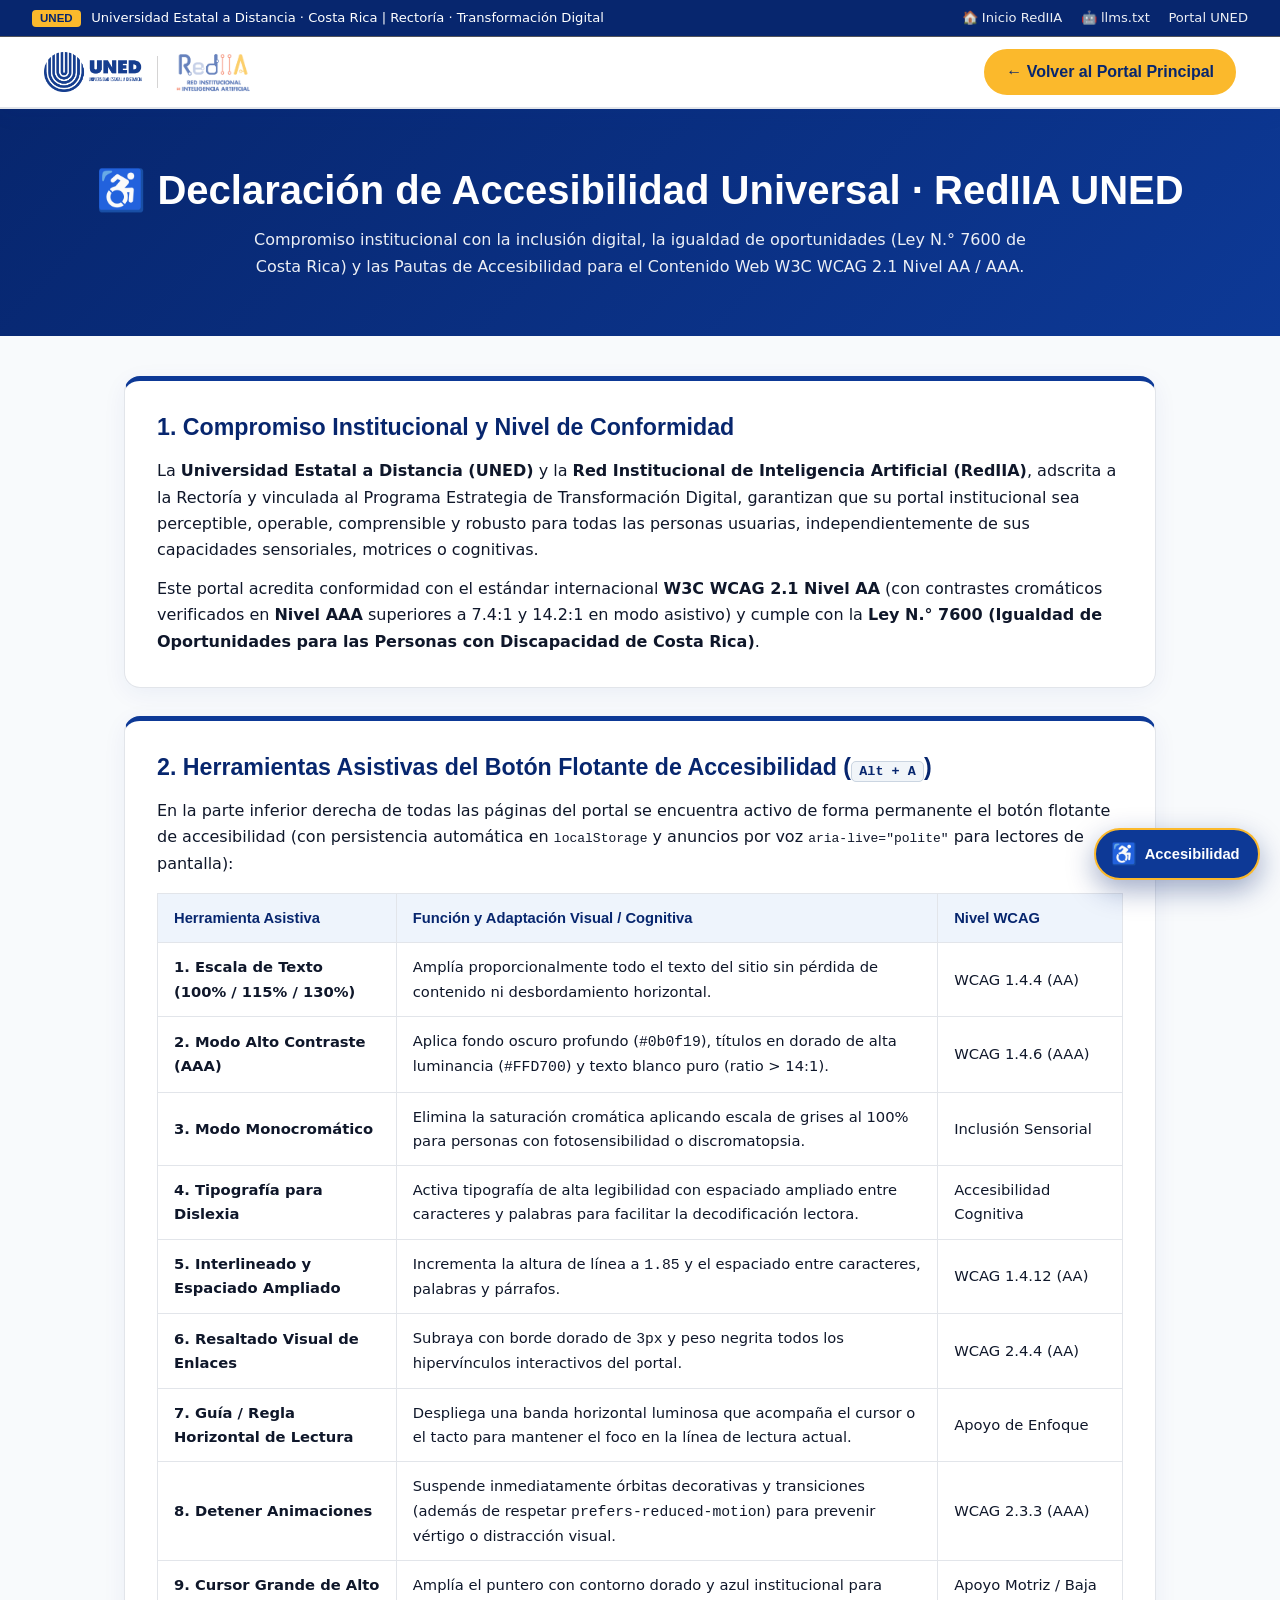
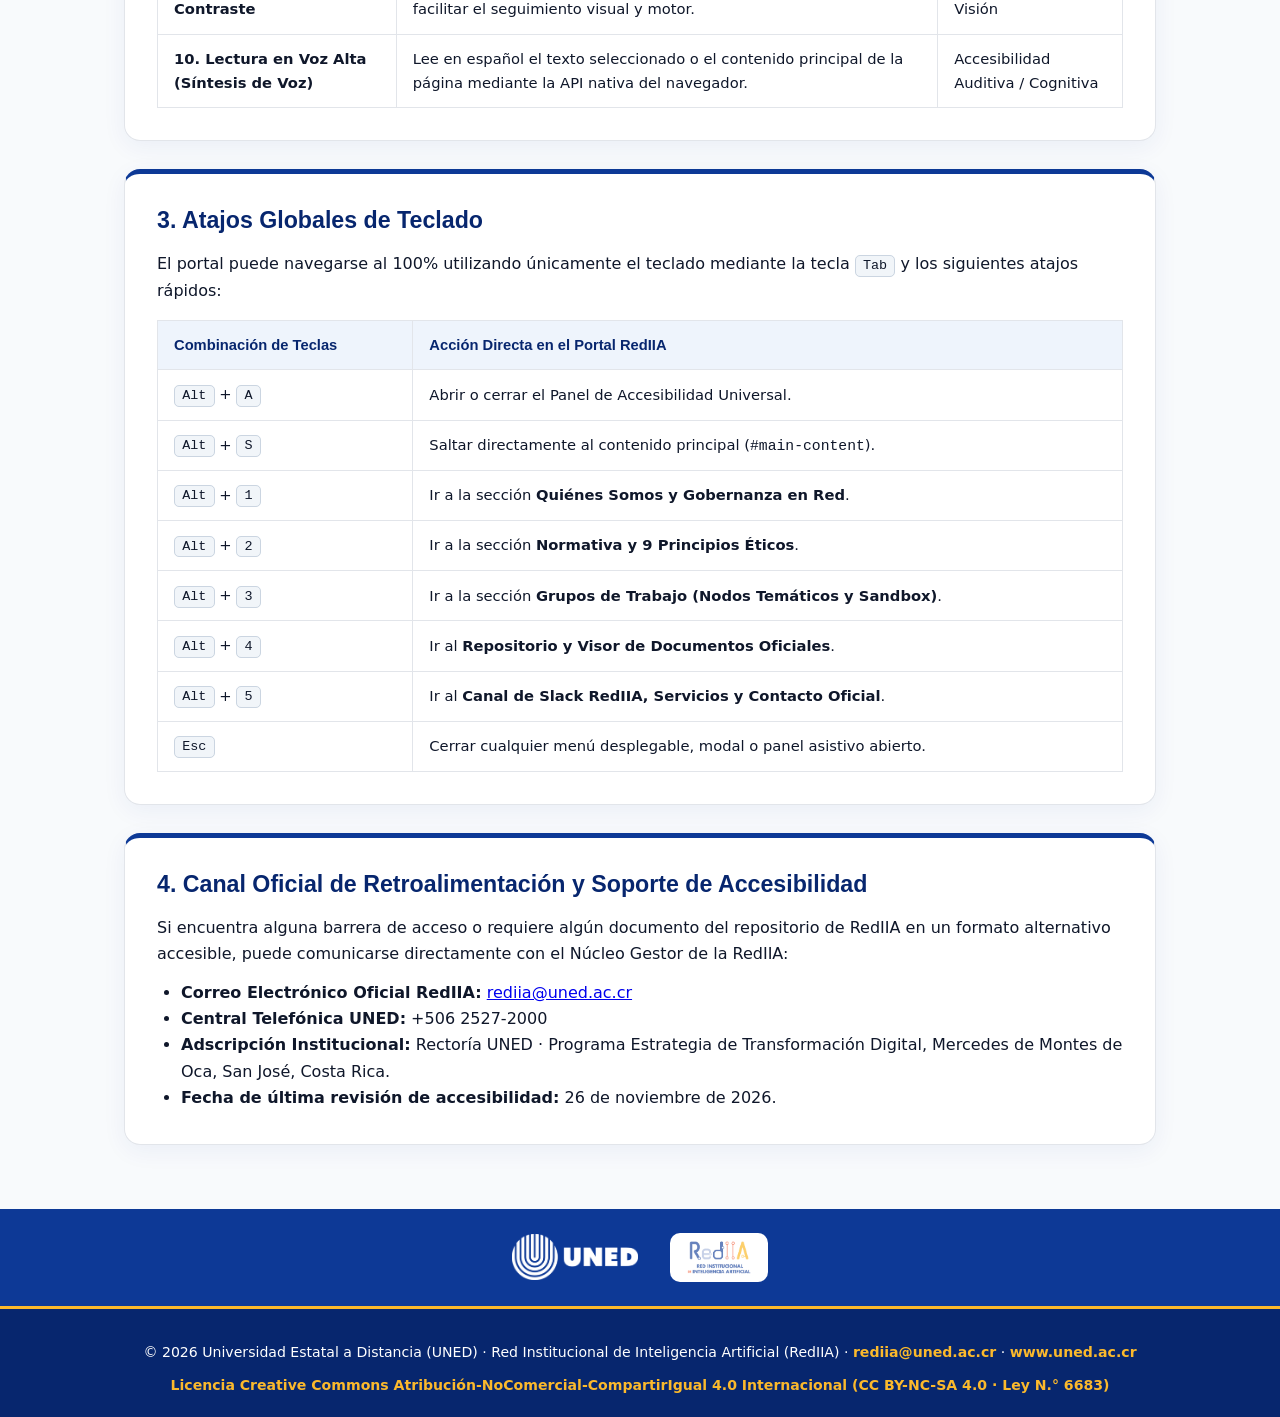
<file: accesibilidad.html>
<!DOCTYPE html>
<html lang="es-CR">
<head>
    <meta charset="UTF-8">
    <meta name="viewport" content="width=device-width, initial-scale=1.0">
    <title>Declaración de Accesibilidad Web (Ley N.° 7600 y WCAG 2.1 AA) | RedIIA UNED Costa Rica</title>
    <meta name="description" content="Declaración oficial de accesibilidad universal del portal de la Red Institucional de Inteligencia Artificial (RedIIA) de la Universidad Estatal a Distancia (UNED) de Costa Rica, en cumplimiento de la Ley N.° 7600 y el estándar W3C WCAG 2.1 Nivel AA.">
    <meta name="author" content="RedIIA · Rectoría y Transformación Digital · UNED Costa Rica">
    <meta name="theme-color" content="#0D3996">
    <meta name="referrer" content="strict-origin-when-cross-origin">
    <meta http-equiv="Content-Security-Policy" content="default-src 'self'; script-src 'self'; style-src 'self' 'unsafe-inline' https://fonts.googleapis.com; font-src 'self' https://fonts.gstatic.com data:; img-src 'self' data:; frame-src 'self'; object-src 'self'; base-uri 'self'; form-action 'self';">
    <link rel="canonical" href="https://www.uned.ac.cr/rediia/accesibilidad.html">
    <link rel="alternate" type="text/plain" href="llms.txt" title="Contexto para Agentes de Inteligencia Artificial (llms.txt)">
    <link rel="license" href="https://creativecommons.org/licenses/by-nc-sa/4.0/deed.es">

    <!-- Tipografías Oficiales Manual de Marca UNED (Kanit + Open Sans + JetBrains Mono) -->
    <link rel="preconnect" href="https://fonts.googleapis.com">
    <link rel="preconnect" href="https://fonts.gstatic.com" crossorigin>
    <link href="https://fonts.googleapis.com/css2?family=JetBrains+Mono:wght@400;600&family=Kanit:wght@500;600;700;800&family=Open+Sans:wght@400;500;600;700&display=swap" rel="stylesheet">

    <style>
        * { margin: 0; padding: 0; box-sizing: border-box; }
        :root {
            --color-primary: #0D3996;
            --color-primary-light: #1D55C4;
            --color-primary-dark: #07266E;
            --color-primary-soft: #EEF4FC;
            --color-accent: #FBB92C;
            --color-accent-hover: #E5A31E;
            --color-accent-soft: #FEF8EA;
            --color-accent-dark: #4A3300;
            --color-neutral-gray: #D5D4D4;
            --color-neutral-border: #E2E5EA;
            --color-white: #FFFFFF;
            --color-gray-50: #F8FAFC;
            --color-gray-100: #F1F5F9;
            --color-gray-700: #334155;
            --color-gray-800: #1E293B;
            --color-gray-900: #0F172A;
            --font-heading: 'Kanit', -apple-system, BlinkMacSystemFont, sans-serif;
            --font-body: 'Open Sans', system-ui, -apple-system, sans-serif;
            --font-mono: 'JetBrains Mono', monospace;
        }
        html { scroll-behavior: smooth; }
        body {
            font-family: var(--font-body);
            color: var(--color-gray-900);
            background: var(--color-gray-50);
            line-height: 1.65;
        }
        h1, h2, h3, h4 { font-family: var(--font-heading); color: var(--color-primary-dark); line-height: 1.25; }
        .skip-link {
            position: absolute; top: -50px; left: 0;
            background: var(--color-primary); color: #fff;
            padding: 10px 18px; z-index: 10000; font-weight: 700; text-decoration: none;
        }
        .skip-link:focus { top: 0; }
        :focus-visible {
            outline: 3px solid var(--color-accent) !important;
            outline-offset: 3px !important;
            box-shadow: 0 0 0 5px rgba(13, 57, 150, 0.75) !important;
        }
        .header {
            background: #fff;
            border-bottom: 2px solid var(--color-neutral-border);
            position: sticky; top: 0; z-index: 100;
            box-shadow: 0 4px 20px rgba(13,57,150,0.08);
        }
        .header-top-bar {
            background: var(--color-primary-dark);
            color: #fff; padding: 0.45rem 2rem; font-size: 0.82rem;
            border-bottom: 1px solid rgba(251, 185, 44, 0.3);
        }
        .header-top-bar-content {
            max-width: 1240px; margin: 0 auto;
            display: flex; justify-content: space-between; align-items: center; flex-wrap: wrap; gap: 0.5rem;
        }
        .top-bar-badge {
            background: var(--color-accent); color: var(--color-primary-dark);
            font-family: var(--font-heading); font-weight: 700; font-size: 0.72rem;
            padding: 0.15rem 0.5rem; border-radius: 4px; margin-right: 0.4rem;
        }
        .header-top-bar-links { display: flex; gap: 1.15rem; flex-wrap: wrap; }
        .header-top-bar-links a { color: rgba(255,255,255,0.92); text-decoration: none; }
        .header-top-bar-links a:hover { color: var(--color-accent); text-decoration: underline; }
        .header-content {
            max-width: 1240px; margin: 0 auto; padding: 0.75rem 1.5rem;
            display: flex; justify-content: space-between; align-items: center; flex-wrap: wrap; gap: 1rem;
        }
        .logo-link { display: inline-flex; align-items: center; gap: 0.9rem; text-decoration: none; }
        .logo-uned { height: 40px; width: auto; object-fit: contain; }
        .logo-unit { height: 44px; width: auto; object-fit: contain; }
        .logo-separator { width: 1.5px; height: 32px; background: var(--color-neutral-gray); }
        .btn-pill-gold {
            background: var(--color-accent); color: var(--color-primary-dark);
            font-family: var(--font-heading); font-weight: 700;
            padding: 0.5rem 1.25rem; border-radius: 50px; border: 2px solid var(--color-accent);
            text-decoration: none; display: inline-flex; align-items: center; gap: 0.4rem;
        }
        .hero-a11y {
            background: linear-gradient(135deg, var(--color-primary-dark) 0%, var(--color-primary) 100%);
            color: #fff; padding: 3.5rem 2rem; text-align: center;
        }
        .hero-a11y h1 { color: #fff; font-size: clamp(1.8rem, 3.5vw, 2.5rem); margin-bottom: 0.75rem; }
        .hero-a11y p { max-width: 820px; margin: 0 auto; color: rgba(255,255,255,0.92); }
        .container { max-width: 1080px; margin: 2.5rem auto; padding: 0 1.5rem; }
        .card {
            background: #fff; border-radius: 16px; padding: 2rem;
            border: 1px solid var(--color-neutral-border);
            border-top: 5px solid var(--color-primary);
            box-shadow: 0 6px 24px rgba(13,57,150,0.06);
            margin-bottom: 1.75rem;
        }
        .card h2 { margin-bottom: 1rem; font-size: 1.45rem; }
        table { width: 100%; border-collapse: collapse; margin-top: 1rem; font-size: 0.92rem; }
        th, td { border: 1px solid var(--color-neutral-border); padding: 0.75rem 1rem; text-align: left; }
        th { background: var(--color-primary-soft); color: var(--color-primary-dark); font-family: var(--font-heading); }
        kbd {
            background: var(--color-gray-100); border: 1px solid #cbd5e1;
            border-radius: 5px; padding: 0.15rem 0.45rem; font-family: var(--font-mono); font-size: 0.84rem;
        }
        .footer { background: var(--color-primary-dark); color: #fff; margin-top: 4rem; }
        .footer-logos {
            background: var(--color-primary); padding: 1.5rem 2rem;
            border-bottom: 3.5px solid var(--color-accent);
            display: flex; justify-content: center; align-items: center; gap: 2rem; flex-wrap: wrap;
        }
        .footer-logo-img { height: 46px; width: auto; object-fit: contain; }
        .footer-logo-white-box {
            background: #ffffff; padding: 0.35rem 0.85rem; border-radius: 10px;
            display: inline-flex; align-items: center;
        }
        .footer-bottom { max-width: 1140px; margin: 0 auto; padding: 2rem 1.5rem; text-align: center; font-size: 0.88rem; }
        .footer-bottom a { color: var(--color-accent); text-decoration: none; font-weight: 600; }
    </style>
    <link rel="stylesheet" href="assets/css/a11y-widget.css">
</head>
<body>
    <a href="#main-content" class="skip-link">Saltar al contenido principal</a>

    <header class="header">
        <div class="header-top-bar">
            <div class="header-top-bar-content">
                <div>
                    <span class="top-bar-badge">UNED</span>
                    <span>Universidad Estatal a Distancia &middot; Costa Rica | Rectoría &middot; Transformación Digital</span>
                </div>
                <div class="header-top-bar-links">
                    <a href="index.html">🏠 Inicio RedIIA</a>
                    <a href="llms.txt" target="_blank" rel="noopener noreferrer">🤖 llms.txt</a>
                    <a href="https://www.uned.ac.cr" target="_blank" rel="noopener noreferrer">Portal UNED</a>
                </div>
            </div>
        </div>
        <div class="header-content">
            <a href="index.html" class="logo-link" aria-label="Volver al inicio del portal RedIIA UNED">
                <img src="assets/img/logo-uned-azul.png" alt="UNED - Universidad Estatal a Distancia" class="logo-uned">
                <div class="logo-separator" aria-hidden="true"></div>
                <img src="assets/img/logo-rediia.png" alt="RedIIA - Red Institucional de Inteligencia Artificial UNED" class="logo-unit">
            </a>
            <a href="index.html" class="btn-pill-gold">← Volver al Portal Principal</a>
        </div>
    </header>

    <main id="main-content" tabindex="-1">
        <section class="hero-a11y">
            <h1>♿ Declaración de Accesibilidad Universal · RedIIA UNED</h1>
            <p>Compromiso institucional con la inclusión digital, la igualdad de oportunidades (Ley N.° 7600 de Costa Rica) y las Pautas de Accesibilidad para el Contenido Web W3C WCAG 2.1 Nivel AA / AAA.</p>
        </section>

        <div class="container">
            <article class="card">
                <h2>1. Compromiso Institucional y Nivel de Conformidad</h2>
                <p>La <strong>Universidad Estatal a Distancia (UNED)</strong> y la <strong>Red Institucional de Inteligencia Artificial (RedIIA)</strong>, adscrita a la Rectoría y vinculada al Programa Estrategia de Transformación Digital, garantizan que su portal institucional sea perceptible, operable, comprensible y robusto para todas las personas usuarias, independientemente de sus capacidades sensoriales, motrices o cognitivas.</p>
                <p style="margin-top:0.75rem;">Este portal acredita conformidad con el estándar internacional <strong>W3C WCAG 2.1 Nivel AA</strong> (con contrastes cromáticos verificados en <strong>Nivel AAA</strong> superiores a 7.4:1 y 14.2:1 en modo asistivo) y cumple con la <strong>Ley N.° 7600 (Igualdad de Oportunidades para las Personas con Discapacidad de Costa Rica)</strong>.</p>
            </article>

            <article class="card">
                <h2>2. Herramientas Asistivas del Botón Flotante de Accesibilidad (<kbd>Alt + A</kbd>)</h2>
                <p>En la parte inferior derecha de todas las páginas del portal se encuentra activo de forma permanente el botón flotante de accesibilidad (con persistencia automática en <code>localStorage</code> y anuncios por voz <code>aria-live="polite"</code> para lectores de pantalla):</p>
                <table>
                    <thead>
                        <tr>
                            <th>Herramienta Asistiva</th>
                            <th>Función y Adaptación Visual / Cognitiva</th>
                            <th>Nivel WCAG</th>
                        </tr>
                    </thead>
                    <tbody>
                        <tr>
                            <td><strong>1. Escala de Texto (100% / 115% / 130%)</strong></td>
                            <td>Amplía proporcionalmente todo el texto del sitio sin pérdida de contenido ni desbordamiento horizontal.</td>
                            <td>WCAG 1.4.4 (AA)</td>
                        </tr>
                        <tr>
                            <td><strong>2. Modo Alto Contraste (AAA)</strong></td>
                            <td>Aplica fondo oscuro profundo (<code>#0b0f19</code>), títulos en dorado de alta luminancia (<code>#FFD700</code>) y texto blanco puro (ratio &gt; 14:1).</td>
                            <td>WCAG 1.4.6 (AAA)</td>
                        </tr>
                        <tr>
                            <td><strong>3. Modo Monocromático</strong></td>
                            <td>Elimina la saturación cromática aplicando escala de grises al 100% para personas con fotosensibilidad o discromatopsia.</td>
                            <td>Inclusión Sensorial</td>
                        </tr>
                        <tr>
                            <td><strong>4. Tipografía para Dislexia</strong></td>
                            <td>Activa tipografía de alta legibilidad con espaciado ampliado entre caracteres y palabras para facilitar la decodificación lectora.</td>
                            <td>Accesibilidad Cognitiva</td>
                        </tr>
                        <tr>
                            <td><strong>5. Interlineado y Espaciado Ampliado</strong></td>
                            <td>Incrementa la altura de línea a <code>1.85</code> y el espaciado entre caracteres, palabras y párrafos.</td>
                            <td>WCAG 1.4.12 (AA)</td>
                        </tr>
                        <tr>
                            <td><strong>6. Resaltado Visual de Enlaces</strong></td>
                            <td>Subraya con borde dorado de <code>3px</code> y peso negrita todos los hipervínculos interactivos del portal.</td>
                            <td>WCAG 2.4.4 (AA)</td>
                        </tr>
                        <tr>
                            <td><strong>7. Guía / Regla Horizontal de Lectura</strong></td>
                            <td>Despliega una banda horizontal luminosa que acompaña el cursor o el tacto para mantener el foco en la línea de lectura actual.</td>
                            <td>Apoyo de Enfoque</td>
                        </tr>
                        <tr>
                            <td><strong>8. Detener Animaciones</strong></td>
                            <td>Suspende inmediatamente órbitas decorativas y transiciones (además de respetar <code>prefers-reduced-motion</code>) para prevenir vértigo o distracción visual.</td>
                            <td>WCAG 2.3.3 (AAA)</td>
                        </tr>
                        <tr>
                            <td><strong>9. Cursor Grande de Alto Contraste</strong></td>
                            <td>Amplía el puntero con contorno dorado y azul institucional para facilitar el seguimiento visual y motor.</td>
                            <td>Apoyo Motriz / Baja Visión</td>
                        </tr>
                        <tr>
                            <td><strong>10. Lectura en Voz Alta (Síntesis de Voz)</strong></td>
                            <td>Lee en español el texto seleccionado o el contenido principal de la página mediante la API nativa del navegador.</td>
                            <td>Accesibilidad Auditiva / Cognitiva</td>
                        </tr>
                    </tbody>
                </table>
            </article>

            <article class="card">
                <h2>3. Atajos Globales de Teclado</h2>
                <p>El portal puede navegarse al 100% utilizando únicamente el teclado mediante la tecla <kbd>Tab</kbd> y los siguientes atajos rápidos:</p>
                <table>
                    <thead>
                        <tr>
                            <th>Combinación de Teclas</th>
                            <th>Acción Directa en el Portal RedIIA</th>
                        </tr>
                    </thead>
                    <tbody>
                        <tr><td><kbd>Alt</kbd> + <kbd>A</kbd></td><td>Abrir o cerrar el Panel de Accesibilidad Universal.</td></tr>
                        <tr><td><kbd>Alt</kbd> + <kbd>S</kbd></td><td>Saltar directamente al contenido principal (<code>#main-content</code>).</td></tr>
                        <tr><td><kbd>Alt</kbd> + <kbd>1</kbd></td><td>Ir a la sección <strong>Quiénes Somos y Gobernanza en Red</strong>.</td></tr>
                        <tr><td><kbd>Alt</kbd> + <kbd>2</kbd></td><td>Ir a la sección <strong>Normativa y 9 Principios Éticos</strong>.</td></tr>
                        <tr><td><kbd>Alt</kbd> + <kbd>3</kbd></td><td>Ir a la sección <strong>Grupos de Trabajo (Nodos Temáticos y Sandbox)</strong>.</td></tr>
                        <tr><td><kbd>Alt</kbd> + <kbd>4</kbd></td><td>Ir al <strong>Repositorio y Visor de Documentos Oficiales</strong>.</td></tr>
                        <tr><td><kbd>Alt</kbd> + <kbd>5</kbd></td><td>Ir al <strong>Canal de Slack RedIIA, Servicios y Contacto Oficial</strong>.</td></tr>
                        <tr><td><kbd>Esc</kbd></td><td>Cerrar cualquier menú desplegable, modal o panel asistivo abierto.</td></tr>
                    </tbody>
                </table>
            </article>

            <article class="card">
                <h2>4. Canal Oficial de Retroalimentación y Soporte de Accesibilidad</h2>
                <p>Si encuentra alguna barrera de acceso o requiere algún documento del repositorio de RedIIA en un formato alternativo accesible, puede comunicarse directamente con el Núcleo Gestor de la RedIIA:</p>
                <ul style="margin-top:0.75rem; padding-left:1.5rem;">
                    <li><strong>Correo Electrónico Oficial RedIIA:</strong> <a href="mailto:rediia@uned.ac.cr">rediia@uned.ac.cr</a></li>
                    <li><strong>Central Telefónica UNED:</strong> +506 2527-2000</li>
                    <li><strong>Adscripción Institucional:</strong> Rectoría UNED · Programa Estrategia de Transformación Digital, Mercedes de Montes de Oca, San José, Costa Rica.</li>
                    <li><strong>Fecha de última revisión de accesibilidad:</strong> 26 de noviembre de 2026.</li>
                </ul>
            </article>
        </div>
    </main>

    <footer class="footer">
        <div class="footer-logos">
            <img src="assets/img/logo-uned-blanco.png" alt="UNED - Universidad Estatal a Distancia" class="footer-logo-img">
            <div class="footer-logo-white-box">
                <img src="assets/img/logo-rediia.png" alt="RedIIA UNED" style="height: 38px; width: auto;">
            </div>
        </div>
        <div class="footer-bottom">
            <p>&copy; 2026 Universidad Estatal a Distancia (UNED) · Red Institucional de Inteligencia Artificial (RedIIA) · <a href="mailto:rediia@uned.ac.cr">rediia@uned.ac.cr</a> · <a href="https://www.uned.ac.cr" target="_blank" rel="noopener noreferrer">www.uned.ac.cr</a></p>
            <p style="margin-top:0.65rem;">
                <a href="https://creativecommons.org/licenses/by-nc-sa/4.0/deed.es" target="_blank" rel="license noopener noreferrer">
                    Licencia Creative Commons Atribución-NoComercial-CompartirIgual 4.0 Internacional (CC BY-NC-SA 4.0 · Ley N.° 6683)
                </a>
            </p>
        </div>
    </footer>
    <script src="assets/js/a11y-widget.js" defer></script>
</body>
</html>
</file>
<file: assets/css/a11y-widget.css>
/* ==========================================================================
   WIDGET FLOTANTE DE ACCESIBILIDAD UNIVERSAL · REDIIA UNED COSTA RICA
   Estándar W3C WCAG 2.1 Nivel AA / AAA · Ley N.° 7600
   ========================================================================== */

/* Utilidad solo para lectores de pantalla */
.a11y-sr-only {
    position: absolute !important;
    width: 1px !important;
    height: 1px !important;
    padding: 0 !important;
    margin: -1px !important;
    overflow: hidden !important;
    clip: rect(0, 0, 0, 0) !important;
    white-space: nowrap !important;
    border: 0 !important;
}

/* Respeto automático de preferencia del sistema operativo (WCAG 2.3.3) */
@media (prefers-reduced-motion: reduce) {
    *, *::before, *::after {
        animation-duration: 0.001ms !important;
        animation-iteration-count: 1 !important;
        transition-duration: 0.001ms !important;
        scroll-behavior: auto !important;
    }
}

/* Botón flotante inferior derecho (Píldora Institucional UNED) */
.a11y-widget-toggle {
    position: fixed;
    bottom: 20px;
    right: 20px;
    height: 52px;
    padding: 0 1.15rem 0 0.9rem;
    border-radius: 50px;
    background: var(--color-primary, #0D3996);
    color: #ffffff;
    border: 2.5px solid var(--color-accent, #FBB92C);
    font-family: var(--font-heading, 'Kanit', sans-serif);
    font-size: 0.92rem;
    font-weight: 700;
    cursor: pointer;
    z-index: 9998;
    box-shadow: 0 10px 28px rgba(7, 38, 110, 0.38);
    display: inline-flex;
    align-items: center;
    gap: 0.5rem;
    transition: transform 0.2s ease, box-shadow 0.2s ease, background-color 0.2s ease;
}

.a11y-widget-toggle:hover {
    background: var(--color-primary-dark, #07266E);
    transform: translateY(-2px);
    box-shadow: 0 14px 32px rgba(7, 38, 110, 0.48);
}

.a11y-toggle-icon {
    font-size: 1.3rem;
    line-height: 1;
    display: inline-flex;
    align-items: center;
    justify-content: center;
}

.a11y-active-count {
    display: none;
    align-items: center;
    justify-content: center;
    min-width: 22px;
    height: 22px;
    padding: 0 6px;
    border-radius: 50px;
    background: var(--color-accent, #FBB92C);
    color: var(--color-primary-dark, #07266E);
    font-size: 0.75rem;
    font-weight: 800;
    line-height: 1;
}

.a11y-active-count.visible {
    display: inline-flex;
}

/* Panel desplegable de herramientas asistivas */
.a11y-panel {
    position: fixed;
    bottom: 84px;
    right: 20px;
    width: 372px;
    max-width: calc(100vw - 24px);
    max-height: calc(100vh - 108px);
    overflow-y: auto;
    background: #ffffff;
    color: var(--color-gray-900, #0F172A);
    border: 2px solid var(--color-primary, #0D3996);
    border-top: 5px solid var(--color-accent, #FBB92C);
    border-radius: 16px;
    padding: 1.15rem 1.2rem;
    z-index: 9999;
    box-shadow: 0 22px 54px rgba(7, 38, 110, 0.3);
}

.a11y-panel[hidden] {
    display: none !important;
}

.a11y-panel-header {
    display: flex;
    justify-content: space-between;
    align-items: center;
    gap: 0.5rem;
    margin-bottom: 0.8rem;
    padding-bottom: 0.6rem;
    border-bottom: 1px solid var(--color-neutral-border, #E2E5EA);
}

.a11y-panel-title {
    font-family: var(--font-heading, 'Kanit', sans-serif);
    color: var(--color-primary-dark, #07266E);
    font-size: 1rem;
    font-weight: 700;
    margin: 0;
}

.a11y-close-btn {
    background: var(--color-gray-100, #F1F5F9);
    border: 1px solid var(--color-neutral-border, #E2E5EA);
    border-radius: 8px;
    width: 34px;
    height: 34px;
    font-size: 1rem;
    font-weight: 700;
    cursor: pointer;
    color: var(--color-gray-800, #1E293B);
    display: inline-flex;
    align-items: center;
    justify-content: center;
    transition: background-color 0.15s ease;
}

.a11y-close-btn:hover {
    background: var(--color-primary-soft, #EEF4FC);
    color: var(--color-primary, #0D3996);
}

/* Control de escala de texto */
.a11y-fontsize-bar {
    display: grid;
    grid-template-columns: repeat(3, 1fr);
    gap: 0.4rem;
    margin-bottom: 0.65rem;
}

.a11y-grid {
    display: grid;
    grid-template-columns: repeat(2, 1fr);
    gap: 0.5rem;
    margin-bottom: 0.8rem;
}

.a11y-btn {
    background: var(--color-gray-50, #F8FAFC);
    border: 1.5px solid var(--color-neutral-border, #E2E5EA);
    border-radius: 9px;
    padding: 0.55rem 0.65rem;
    font-family: var(--font-heading, 'Kanit', sans-serif);
    font-size: 0.8rem;
    font-weight: 600;
    color: var(--color-gray-800, #1E293B);
    cursor: pointer;
    text-align: left;
    display: flex;
    align-items: center;
    gap: 0.4rem;
    line-height: 1.25;
    min-height: 40px;
    transition: background-color 0.15s ease, border-color 0.15s ease, color 0.15s ease;
}

.a11y-btn:hover {
    background: var(--color-primary-soft, #EEF4FC);
    border-color: var(--color-primary, #0D3996);
}

.a11y-btn.active,
.a11y-btn[aria-pressed="true"] {
    background: var(--color-primary, #0D3996);
    color: #ffffff;
    border-color: var(--color-primary, #0D3996);
}

.a11y-btn-center {
    justify-content: center;
    text-align: center;
}

.a11y-btn-full {
    grid-column: span 2;
}

/* Atajos desplegables dentro del panel */
.a11y-shortcuts-details {
    background: var(--color-gray-50, #F8FAFC);
    border: 1px solid var(--color-neutral-border, #E2E5EA);
    border-radius: 9px;
    padding: 0.5rem 0.7rem;
    margin-bottom: 0.75rem;
    font-size: 0.78rem;
    color: var(--color-gray-700, #334155);
}

.a11y-shortcuts-details summary {
    cursor: pointer;
    font-family: var(--font-heading, 'Kanit', sans-serif);
    font-weight: 600;
    color: var(--color-primary-dark, #07266E);
}

.a11y-shortcuts-list {
    list-style: none;
    margin-top: 0.45rem;
    padding: 0;
    display: grid;
    gap: 0.3rem;
}

.a11y-shortcuts-list kbd {
    background: #ffffff;
    border: 1px solid #cbd5e1;
    border-radius: 4px;
    padding: 0.05rem 0.35rem;
    font-family: var(--font-mono, monospace);
    font-size: 0.74rem;
    color: var(--color-gray-900, #0F172A);
}

.a11y-panel-footer {
    display: flex;
    justify-content: space-between;
    align-items: center;
    gap: 0.5rem;
    padding-top: 0.65rem;
    border-top: 1px solid var(--color-neutral-border, #E2E5EA);
    flex-wrap: wrap;
}

.a11y-reset-btn {
    font-size: 0.8rem;
    font-family: var(--font-heading, 'Kanit', sans-serif);
    font-weight: 700;
    color: var(--color-primary, #0D3996);
    background: none;
    border: none;
    padding: 0.25rem 0.35rem;
    cursor: pointer;
    border-radius: 6px;
}

.a11y-reset-btn:hover {
    text-decoration: underline;
    background: var(--color-primary-soft, #EEF4FC);
}

.a11y-statement-link {
    font-size: 0.8rem;
    font-family: var(--font-heading, 'Kanit', sans-serif);
    font-weight: 700;
    color: var(--color-primary-dark, #07266E);
    text-decoration: none;
}

.a11y-statement-link:hover {
    text-decoration: underline;
}

/* Regla / Guía horizontal de lectura */
#a11y-reading-guide {
    position: fixed;
    left: 0;
    right: 0;
    top: 40vh;
    height: 40px;
    background: rgba(251, 185, 44, 0.22);
    border-top: 2px solid #FBB92C;
    border-bottom: 2px solid #0D3996;
    pointer-events: none;
    z-index: 9997;
    display: none;
}

#a11y-reading-guide.active {
    display: block;
}

/* ==========================================================================
   MODOS ASISTIVOS GLOBALES (WCAG 2.1 AA / AAA)
   ========================================================================== */

/* 1. Escala de texto */
html.a11y-font-lg { font-size: 115% !important; }
html.a11y-font-xl { font-size: 130% !important; }

/* 2. Modo Monocromático: aplicado a contenedores de contenido (NO a html)
      para no romper position:fixed del botón flotante, panel ni regla de lectura */
html.a11y-grayscale header,
html.a11y-grayscale main,
html.a11y-grayscale footer {
    filter: grayscale(100%) !important;
}

/* 3. Tipografía para Dislexia */
html.a11y-dyslexia body,
html.a11y-dyslexia p,
html.a11y-dyslexia li,
html.a11y-dyslexia a,
html.a11y-dyslexia button,
html.a11y-dyslexia input,
html.a11y-dyslexia td,
html.a11y-dyslexia th,
html.a11y-dyslexia h1,
html.a11y-dyslexia h2,
html.a11y-dyslexia h3,
html.a11y-dyslexia h4 {
    font-family: 'OpenDyslexic', 'Comic Sans MS', 'Trebuchet MS', Arial, sans-serif !important;
    letter-spacing: 0.05em !important;
    word-spacing: 0.1em !important;
}

/* 4. Espaciado Ampliado (WCAG 1.4.12) */
html.a11y-spacing body,
html.a11y-spacing p,
html.a11y-spacing li,
html.a11y-spacing td,
html.a11y-spacing th {
    line-height: 1.85 !important;
    letter-spacing: 0.06em !important;
    word-spacing: 0.12em !important;
}
html.a11y-spacing p {
    margin-bottom: 1.25em !important;
}

/* 5. Resaltar Enlaces */
html.a11y-highlight-links a {
    text-decoration: underline !important;
    text-decoration-thickness: 3px !important;
    text-decoration-color: #FBB92C !important;
    text-underline-offset: 3px !important;
    font-weight: 700 !important;
}

/* 6. Detener Animaciones */
html.a11y-reduce-motion *,
html.a11y-reduce-motion *::before,
html.a11y-reduce-motion *::after {
    animation-duration: 0.001ms !important;
    animation-iteration-count: 1 !important;
    transition-duration: 0.001ms !important;
    scroll-behavior: auto !important;
}

/* 7. Cursor Grande de Alto Contraste */
html.a11y-big-cursor,
html.a11y-big-cursor body {
    cursor: url("data:image/svg+xml,%3Csvg xmlns='http://www.w3.org/2000/svg' width='36' height='36' viewBox='0 0 36 36'%3E%3Cpath d='M4 3L4 30L12 22L18 33L22 31L16 20L27 20Z' fill='%2307266E' stroke='%23FBB92C' stroke-width='2.5' stroke-linejoin='round'/%3E%3C/svg%3E") 4 3, auto !important;
}
html.a11y-big-cursor a,
html.a11y-big-cursor button,
html.a11y-big-cursor summary,
html.a11y-big-cursor label {
    cursor: url("data:image/svg+xml,%3Csvg xmlns='http://www.w3.org/2000/svg' width='36' height='36' viewBox='0 0 36 36'%3E%3Cpath d='M4 3L4 30L12 22L18 33L22 31L16 20L27 20Z' fill='%23FBB92C' stroke='%2307266E' stroke-width='2.5' stroke-linejoin='round'/%3E%3C/svg%3E") 4 3, pointer !important;
}

/* 8. Modo Alto Contraste AAA (Ratio > 14:1 sin conflictos en botones dorados) */
html.a11y-high-contrast body,
html.a11y-high-contrast .section,
html.a11y-high-contrast .section-alt,
html.a11y-high-contrast .header,
html.a11y-high-contrast .header-top-bar,
html.a11y-high-contrast .hero,
html.a11y-high-contrast .hero-a11y,
html.a11y-high-contrast .footer,
html.a11y-high-contrast .footer-logos {
    background: #0b0f19 !important;
    color: #ffffff !important;
    border-color: #FFD700 !important;
}

html.a11y-high-contrast .card,
html.a11y-high-contrast .pilar-card,
html.a11y-high-contrast .quienes-box,
html.a11y-high-contrast .encuentro-card,
html.a11y-high-contrast .clausula-alert,
html.a11y-high-contrast .team-card,
html.a11y-high-contrast .team-card-header,
html.a11y-high-contrast .principio-card,
html.a11y-high-contrast .umbrales-tool,
html.a11y-high-contrast .umbrales-result-box,
html.a11y-high-contrast .umbral-check-label,
html.a11y-high-contrast .step-card,
html.a11y-high-contrast .nodo-panel,
html.a11y-high-contrast .nodo-item,
html.a11y-high-contrast .visor-dual-wrapper,
html.a11y-high-contrast .visor-toolbar,
html.a11y-high-contrast .visor-doc-item,
html.a11y-high-contrast .informes-resumen-card,
html.a11y-high-contrast .campana-showcase,
html.a11y-high-contrast .diag-card,
html.a11y-high-contrast .info-card,
html.a11y-high-contrast .slack-hub-card,
html.a11y-high-contrast .slack-channel-pill,
html.a11y-high-contrast .contact-official-card,
html.a11y-high-contrast .email-highlight-box,
html.a11y-high-contrast details.faq-item,
html.a11y-high-contrast .apa-citation-card,
html.a11y-high-contrast .apa-code-box,
html.a11y-high-contrast .hero-network-card,
html.a11y-high-contrast .hero-kpi-box,
html.a11y-high-contrast .hero-slack-mini,
html.a11y-high-contrast .nav-dropdown-menu,
html.a11y-high-contrast .a11y-panel,
html.a11y-high-contrast .a11y-shortcuts-details,
html.a11y-high-contrast table,
html.a11y-high-contrast th,
html.a11y-high-contrast td {
    background: #111827 !important;
    color: #ffffff !important;
    border-color: #FFD700 !important;
}

html.a11y-high-contrast .a11y-btn,
html.a11y-high-contrast .a11y-close-btn,
html.a11y-high-contrast .filter-pill,
html.a11y-high-contrast .visor-cat-btn,
html.a11y-high-contrast .visor-search,
html.a11y-high-contrast .btn-doc-action,
html.a11y-high-contrast .mobile-menu-toggle {
    background: #0b0f19 !important;
    color: #ffffff !important;
    border-color: #FFD700 !important;
}

html.a11y-high-contrast .a11y-btn.active,
html.a11y-high-contrast .a11y-btn[aria-pressed="true"],
html.a11y-high-contrast .filter-pill.active,
html.a11y-high-contrast .visor-cat-btn.active,
html.a11y-high-contrast .btn-doc-action.primary,
html.a11y-high-contrast .btn-pill-gold,
html.a11y-high-contrast .nav-dropdown-toggle,
html.a11y-high-contrast .hero-slack-mini a,
html.a11y-high-contrast .top-bar-badge,
html.a11y-high-contrast .factual-badge,
html.a11y-high-contrast .rol-badge,
html.a11y-high-contrast .pilar-num,
html.a11y-high-contrast .step-number,
html.a11y-high-contrast .section-badge,
html.a11y-high-contrast .umbral-level-badge,
html.a11y-high-contrast .a11y-active-count {
    background: #FFD700 !important;
    color: #000000 !important;
    border-color: #FFD700 !important;
}

html.a11y-high-contrast h1,
html.a11y-high-contrast h2,
html.a11y-high-contrast h3,
html.a11y-high-contrast h4,
html.a11y-high-contrast summary,
html.a11y-high-contrast .a11y-panel-title,
html.a11y-high-contrast .a11y-reset-btn,
html.a11y-high-contrast .a11y-statement-link {
    color: #FFD700 !important;
}

html.a11y-high-contrast a:not(.btn-pill-gold):not(.btn-doc-action):not(.hero-slack-mini a) {
    color: #FFD700 !important;
}

html.a11y-high-contrast p,
html.a11y-high-contrast li,
html.a11y-high-contrast span:not(.top-bar-badge):not(.factual-badge):not(.rol-badge):not(.pilar-num):not(.section-badge):not(.umbral-level-badge):not(.a11y-active-count),
html.a11y-high-contrast code,
html.a11y-high-contrast kbd {
    color: #ffffff !important;
}

html.a11y-high-contrast code,
html.a11y-high-contrast kbd,
html.a11y-high-contrast .pilar-msv-tag {
    background: #1f2937 !important;
    border: 1px solid #FFD700 !important;
}

html.a11y-high-contrast .logo-link {
    background: #ffffff !important;
    padding: 0.3rem 0.7rem !important;
    border-radius: 10px !important;
}

@media (max-width: 640px) {
    .a11y-widget-toggle {
        bottom: 14px;
        right: 14px;
        height: 48px;
        padding: 0 0.9rem 0 0.75rem;
        font-size: 0.84rem;
    }
    .a11y-panel {
        bottom: 72px;
        right: 12px;
        left: 12px;
        width: auto;
        max-width: none;
    }
}
</file>
